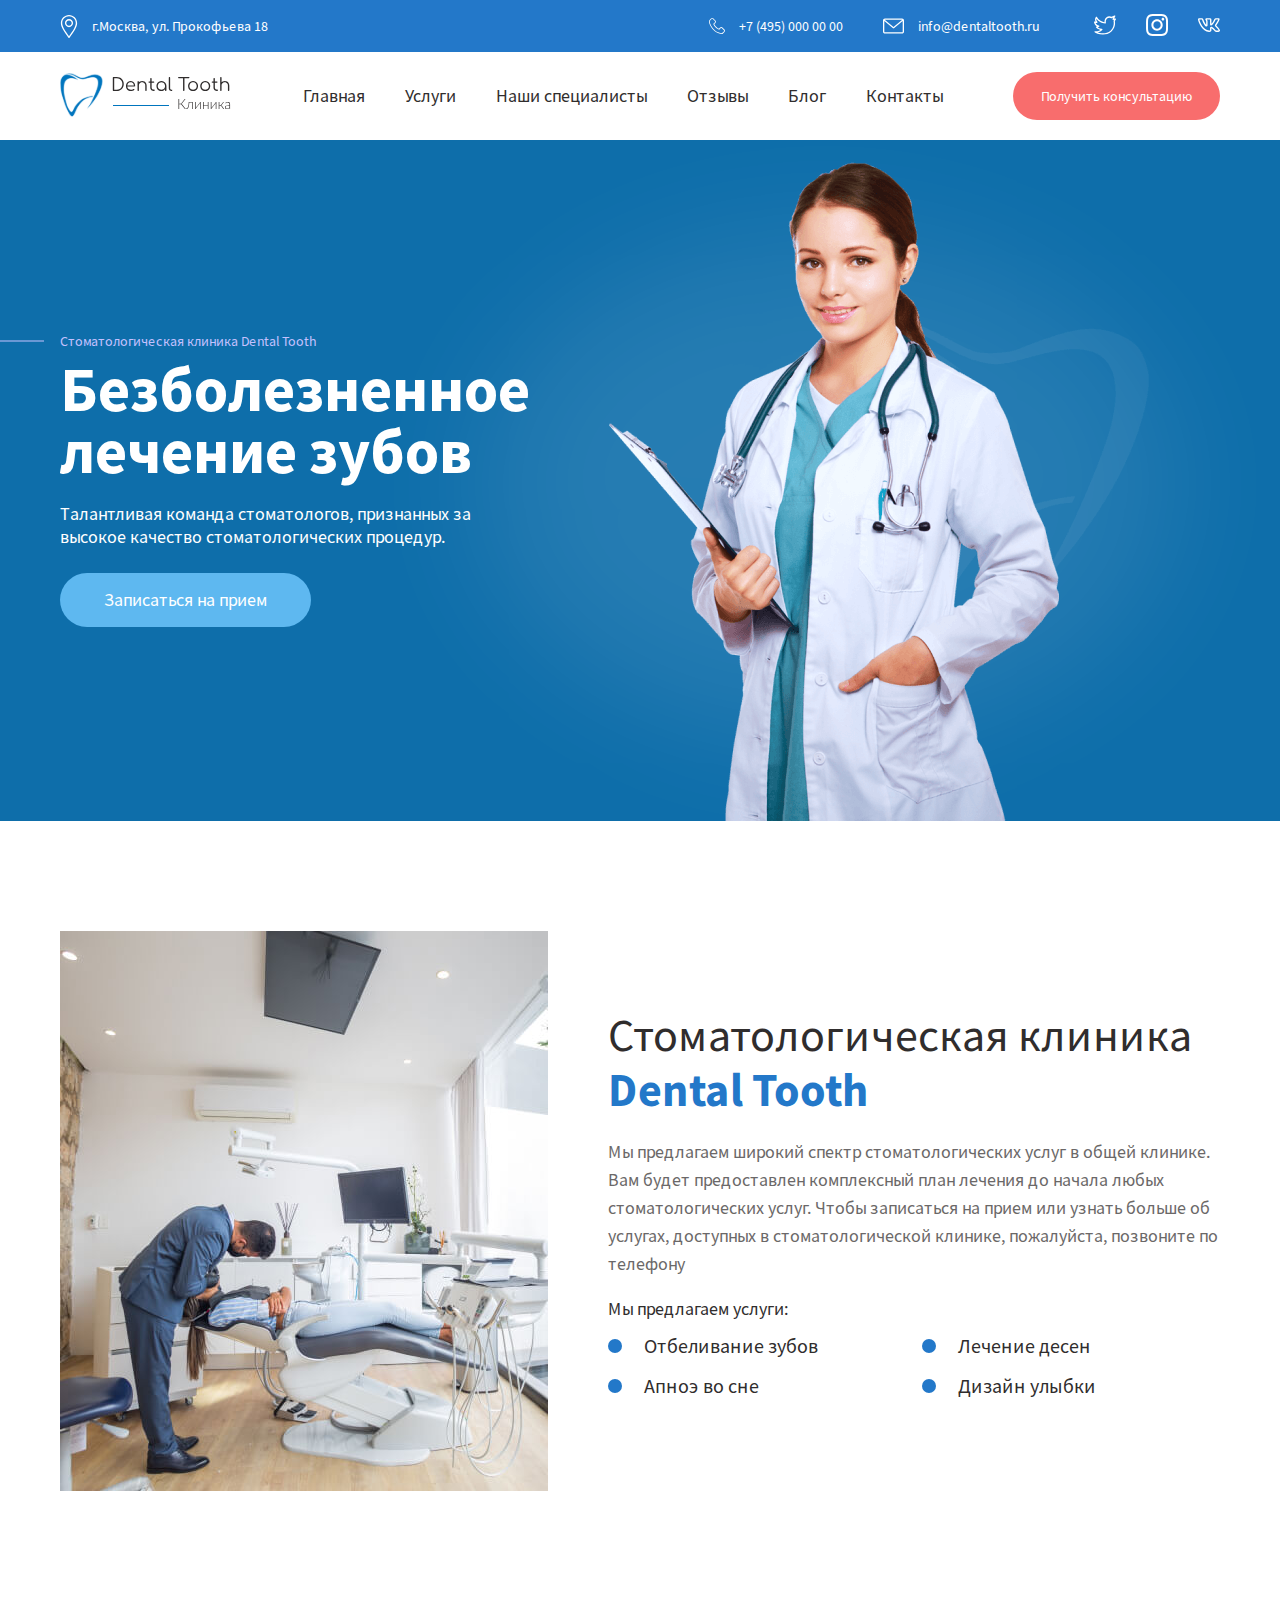
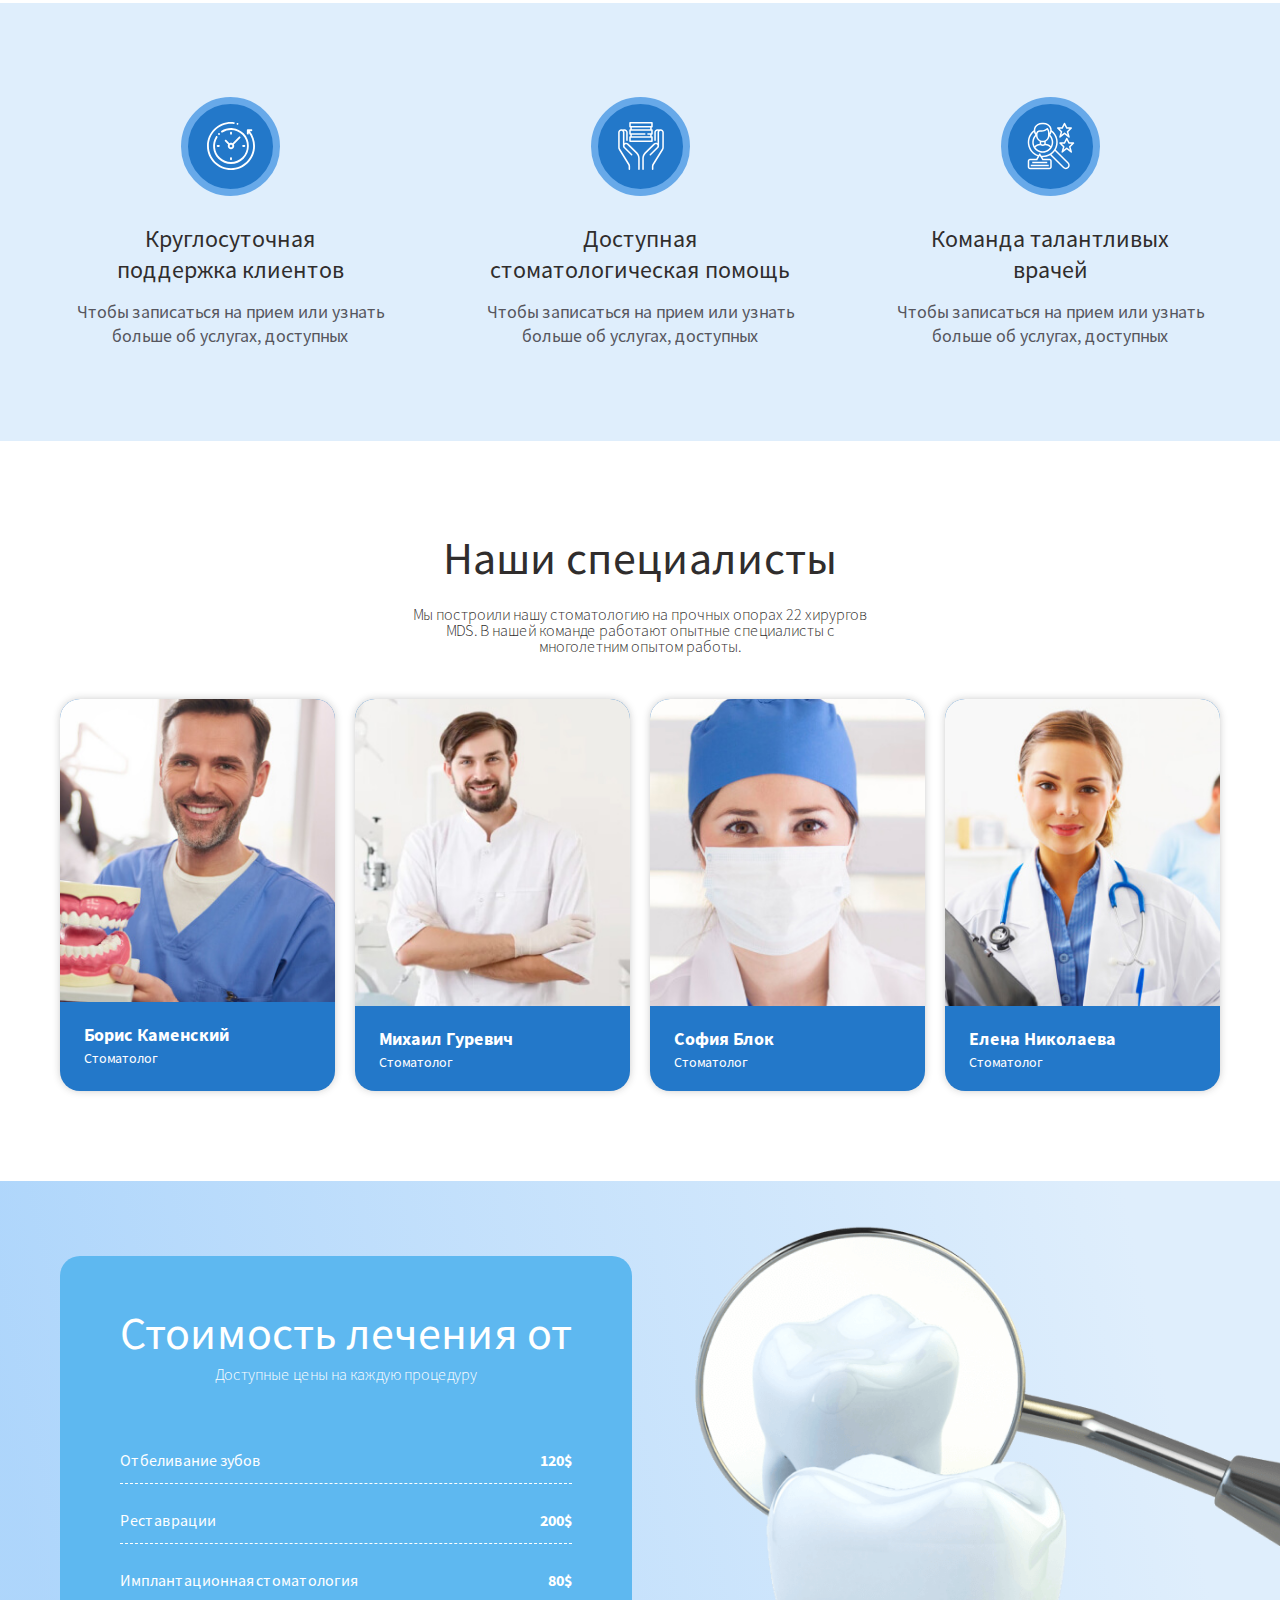
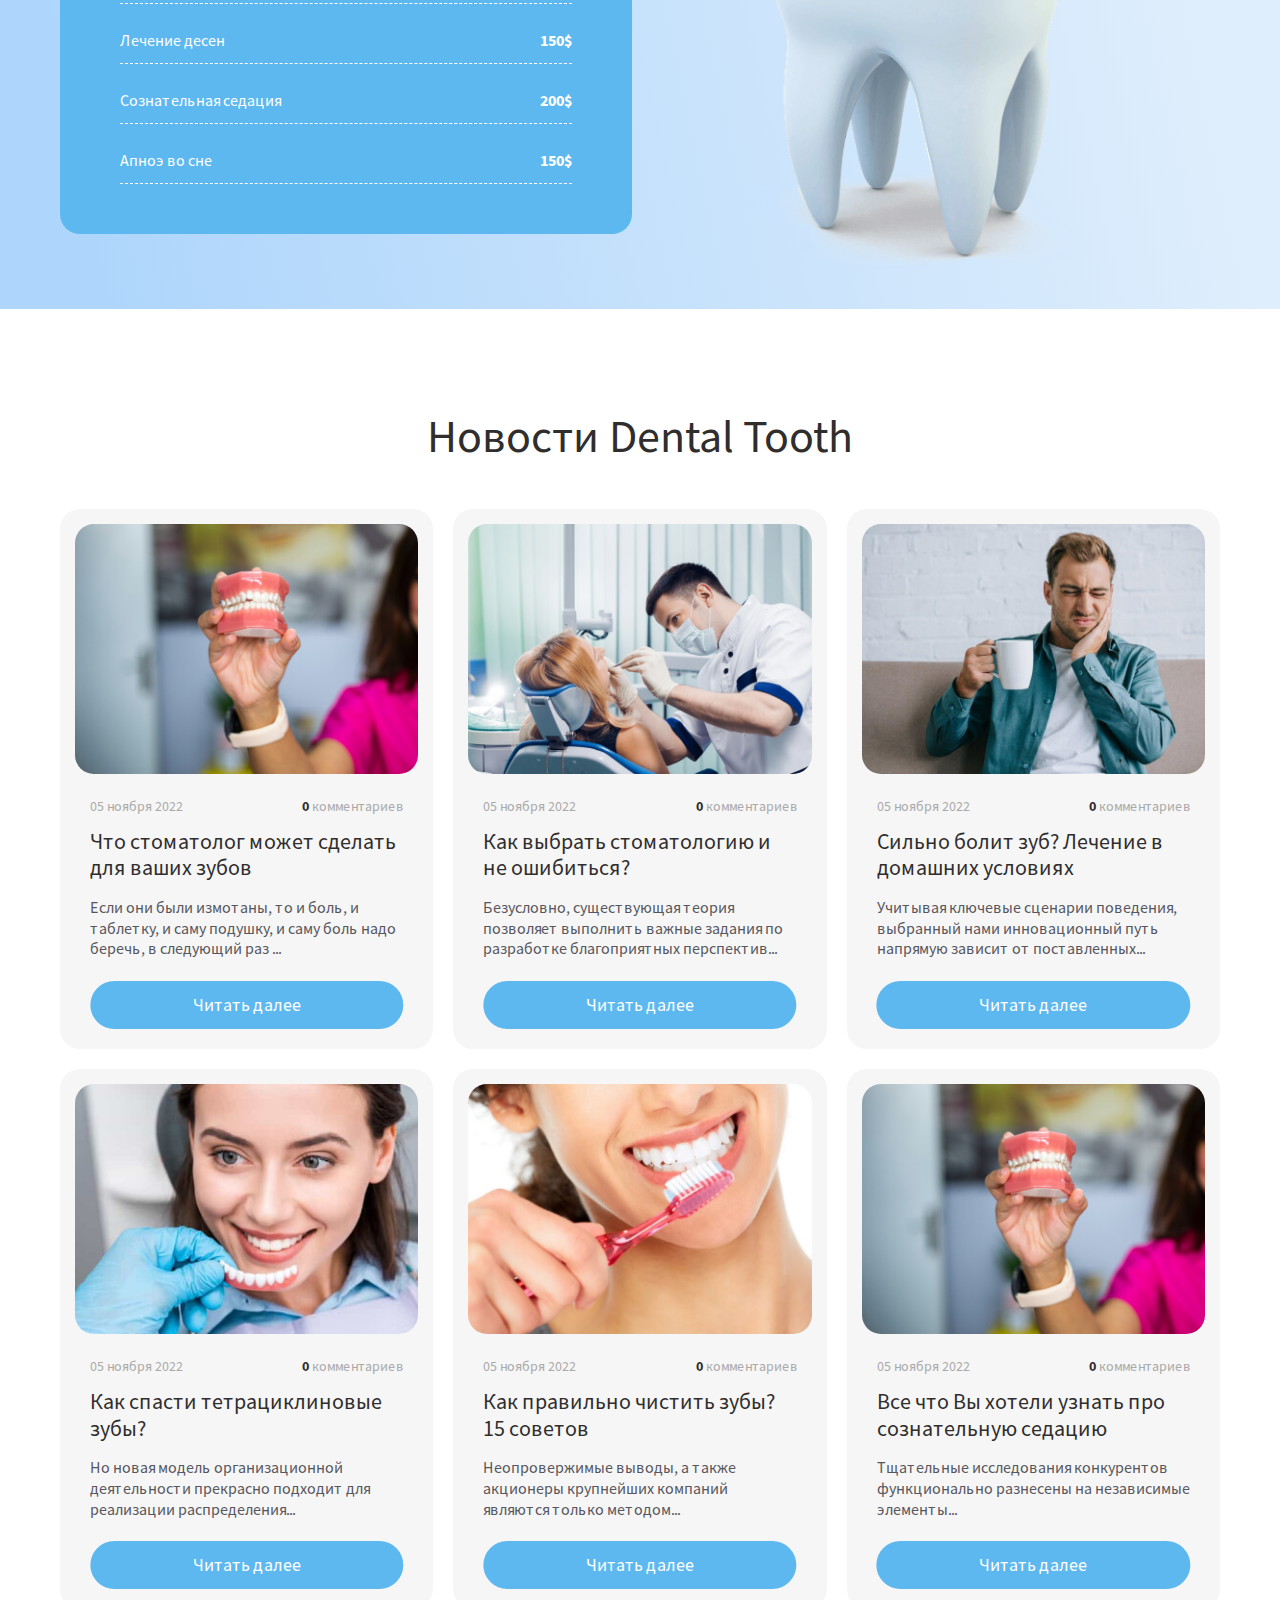
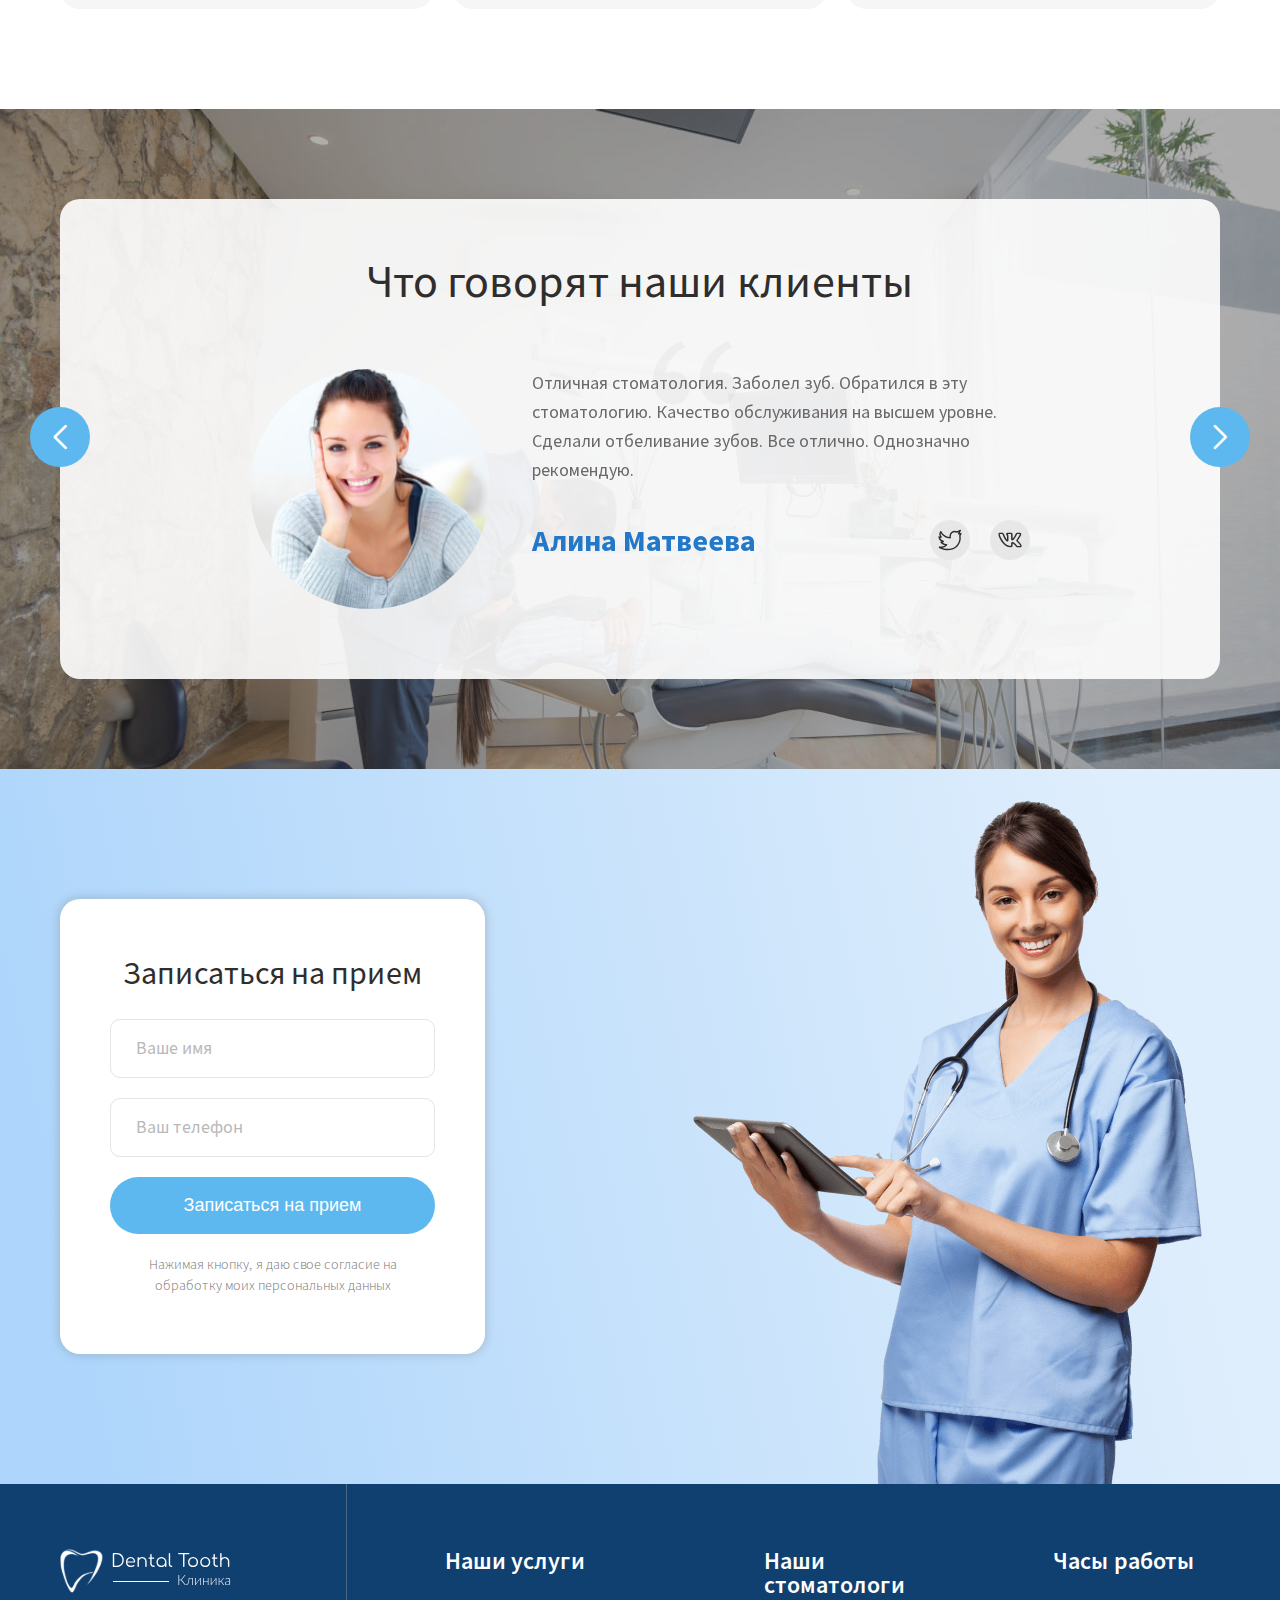
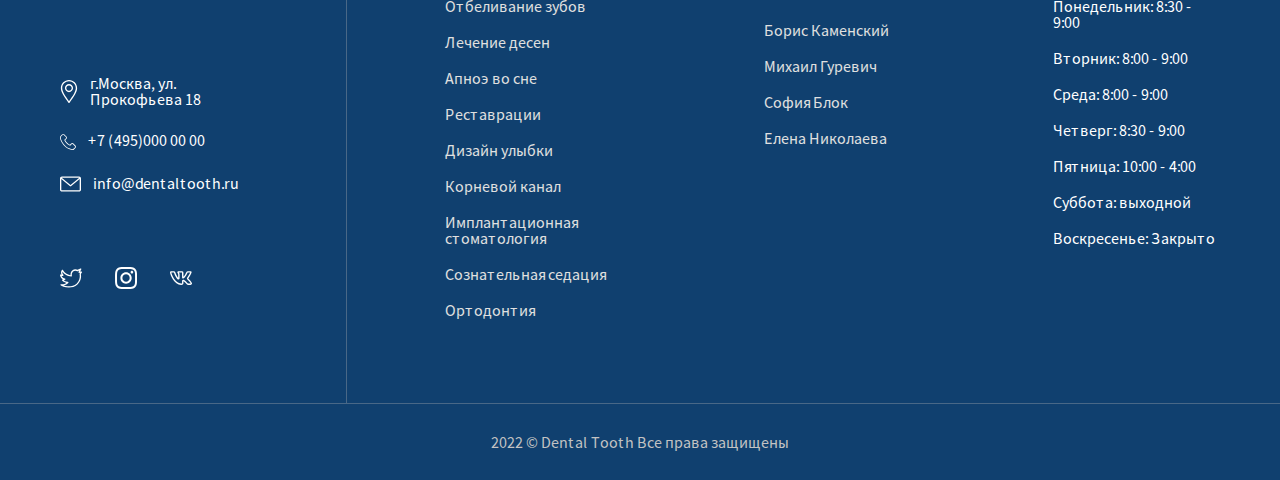
<file: index.html>
<!DOCTYPE html>
<html lang="ru">

<head>
	<meta charset="UTF-8">
	<meta http-equiv="X-UA-Compatible" content="IE=edge">
	<meta name="viewport" content="width=device-width, initial-scale=1" />
	<title>Dental Tooth</title>
	<link rel="stylesheet" href="fonts/stylesheet.css">
	<link rel="stylesheet" href="css/swiper-bundle.min.css">
	<link rel="stylesheet" href="css/magnific-popup.css">
	<link rel="stylesheet" href="css/style.css">
</head>

<body>

	<div class="callback-popup mfp-hide mfp-with-anim" id="callback-popup">
		<div class="callback-header">
			<div class="callback-logo">
				<img src="images/logo.svg" alt="Dental Tooth">
			</div>
			<button title="Close" type="button" class="mfp-close-custom">
				<svg width="19" height="19" viewBox="0 0 19 19" fill="none" xmlns="http://www.w3.org/2000/svg">
					<path
						d="M0.977032 19.0005C0.72675 19.0005 0.476467 18.9053 0.28631 18.7137C-0.0954366 18.3319 -0.0954366 17.713 0.28631 17.3313L17.3313 0.28631C17.713 -0.0954366 18.3319 -0.0954366 18.7137 0.28631C19.0954 0.668056 19.0954 1.28696 18.7137 1.66895L1.66895 18.7137C1.47736 18.9041 1.22708 19.0005 0.977032 19.0005V19.0005Z"
						fill="#F0DFDF" />
					<path
						d="M18.0232 19.0005C17.7729 19.0005 17.5229 18.9053 17.3325 18.7137L0.28631 1.66895C-0.0954366 1.28696 -0.0954366 0.668056 0.28631 0.28631C0.668056 -0.0954366 1.28696 -0.0954366 1.66895 0.28631L18.7137 17.3313C19.0954 17.713 19.0954 18.3319 18.7137 18.7137C18.5221 18.9041 18.2721 19.0005 18.0232 19.0005Z"
						fill="#F0DFDF" />
				</svg>
			</button>
		</div>
		<div class="callback-body">
			<div class="form-wrap">
				<h3 class="callback-form-title">Получить консультацию</h3>
				<div class="wpcf7">
					<form class="wpcf7-form init">
						<p><span class="wpcf7-form-control-wrap"><input size="40"
									class="wpcf7-form-control wpcf7-text wpcf7-validates-as-required" placeholder="Ваше имя"
									type="text"></span></p>
						<p><span class="wpcf7-form-control-wrap"><input size="40"
									class="wpcf7-form-control wpcf7-text wpcf7-validates-as-required input-phonemask"
									placeholder="Ваш телефон" type="text" name="phone"></span></p>
						<p><input class="wpcf7-form-control has-spinner wpcf7-submit" type="submit" value="Отправить"><span
								class="wpcf7-spinner"></span></p>
					</form>
				</div>
				<div class="form-agree">
					Нажимая кнопку, я даю свое согласие на обработку моих персональных данных
				</div>
			</div>
		</div>
	</div>

	<header class="header">
		<div class="header-top">
			<div class="container">
				<div class="header-top-row">
					<div class="header-top-location">
						<img src="images/location.svg" alt="Адрес">
						<span>г.Москва, ул. Прокофьева 18 </span>
					</div>

					<div class="header-top-right">
						<a href="tel:4950000000" class="header-top-phone">
							<img src="images/phone.svg" alt="Телефон">
							<span>+7 (495) 000 00 00</span>
						</a>
						<a href="malito:info@dentaltooth.ru" class="header-top-email">
							<img src="images/envelope.svg" alt="Email">
							<span>info@dentaltooth.ru</span>
						</a>

						<div class="header-top-social">
							<a href="#">
								<img src="images/twitter.svg" alt="Twitter">
							</a>
							<a href="#">
								<img src="images/instagram.svg" alt="Instagram">
							</a>
							<a href="#">
								<img src="images/vk.svg" alt="Vk">
							</a>
						</div>
					</div>
					<div class="hamburger">
						<img src="images/hamburger.svg" alt="Hamburger">
					</div>
				</div>
			</div>
		</div>

		<div class="header-bottom">
			<div class="container">
				<div class="header-bottom-row">
					<a href="#" class="header-logo">
						<img src="images/logo.svg" alt="Dental Tooth">
					</a>
					<nav class="menu-nav">
						<ul>
							<li><a href="#">Главная</a></li>
							<li><a href="#">Услуги</a></li>
							<li><a href="#">Наши специалисты</a></li>
							<li><a href="#">Отзывы</a></li>
							<li><a href="#">Блог</a></li>
							<li><a href="#">Контакты</a></li>
						</ul>
					</nav>
					<a href="#callback-popup" class="header-bottom-btn" data-effect="mfp-zoom-in">Получить консультацию</a>
				</div>
			</div>
		</div>

		<div class="mobile-menu">
			<div class="mobile-menu-header">
				<div class="mobile-menu-title">Меню</div>
				<div class="mobile-menu-close"><img src="images/close.svg" alt="Закрыть меню"></div>
			</div>
			<div class="mobile-menu-body">
				<a href="tel:4950000000" class="header-top-phone">
					<img src="images/phone.svg" alt="Телефон">
					<span>+7 (495)000 00 00</span>
				</a>
				<a href="malito:info@dentaltooth.ru" class="header-top-email">
					<img src="images/envelope.svg" alt="Email">
					<span>info@dentaltooth.ru</span>
				</a>

				<div class="header-top-social">
					<a href="#">
						<img src="images/twitter.svg" alt="Twitter">
					</a>
					<a href="#">
						<img src="images/instagram.svg" alt="Instagram">
					</a>
					<a href="#">
						<img src="images/vk.svg" alt="Vk">
					</a>
				</div>

				<nav class="mobile-menu-nav">
					<ul>
						<li><a href="#">Главная</a></li>
						<li><a href="#">Услуги</a></li>
						<li><a href="#">Наши специалисты</a></li>
						<li><a href="#">Отзывы</a></li>
						<li><a href="#">Блог</a></li>
						<li><a href="#">Контакты</a></li>
					</ul>
				</nav>
			</div>
		</div>
	</header>

	<section class="s-banner">
		<div class="container">
			<div class="banner-row">
				<div class="banner-left">
					<div class="banner-subtitle">Стоматологическая клиника Dental Tooth</div>
					<h1 class="banner-title">Безболезненное лечение зубов</h1>
					<div class="banner-description">
						Талантливая команда стоматологов, признанных за <br>
						высокое качество стоматологических процедур.
					</div>
					<a href="#" class="banner-btn">Записаться на прием</a>
				</div>
				<div class="banner-right">
					<img class="banner-image" src="images/girl.png" alt="Girl">
					<img class="banner-logo" src="images/banner-logo.png" alt="Banner logo">
					<span class="banner-circle"></span>
				</div>
			</div>
		</div>
	</section>

	<section class="s-about">
		<div class="container">
			<div class="about-row">
				<div class="about-left">
					<img src="images/about-bg.jpg" alt="О нас изображение">
				</div>
				<div class="about-right">
					<h2 class="def-title">
						Стоматологическая клиника <br>
						<span class="title-bold">Dental Tooth</span>
					</h2>
					<div class="about-description">
						Мы предлагаем широкий спектр стоматологических услуг в общей клинике. Вам будет предоставлен комплексный
						план лечения до начала любых стоматологических услуг. Чтобы записаться на прием или узнать больше об
						услугах, доступных в стоматологической клинике, пожалуйста, позвоните по телефону
					</div>

					<div class="about-list-wrap">
						<div class="about-list-title">Мы предлагаем услуги:</div>
						<ul>
							<li>Отбеливание зубов</li>
							<li>Апноэ во сне</li>
							<li>Лечение десен</li>
							<li>Дизайн улыбки</li>
						</ul>
					</div>
				</div>
			</div>
		</div>
	</section>

	<section class="s-features">
		<div class="container">
			<div class="features-row">
				<div class="features-item">
					<div class="features-icon">
						<img src="images/features-1.svg" alt="Круглосуточная поддержка клиентов">
					</div>
					<div class="features-title">Круглосуточная <br> поддержка клиентов</div>
					<div class="features-description">
						Чтобы записаться на прием или узнать больше об услугах, доступных
					</div>
				</div>
				<div class="features-item">
					<div class="features-icon">
						<img src="images/features-2.svg" alt="Круглосуточная поддержка клиентов">
					</div>
					<div class="features-title">Доступная стоматологическая помощь</div>
					<div class="features-description">
						Чтобы записаться на прием или узнать больше об услугах, доступных
					</div>
				</div>
				<div class="features-item">
					<div class="features-icon">
						<img src="images/features-3.svg" alt="Круглосуточная поддержка клиентов">
					</div>
					<div class="features-title">Команда талантливых врачей</div>
					<div class="features-description">
						Чтобы записаться на прием или узнать больше об услугах, доступных
					</div>
				</div>
			</div>
		</div>
	</section>

	<section class="s-specialists">
		<div class="container">

			<div class="def-title-wrapper">
				<h2 class="def-title">Наши специалисты</h2>
				<div class="def-description">
					Мы построили нашу стоматологию на прочных опорах 22 хирургов MDS. В нашей команде работают опытные специалисты
					с многолетним опытом работы.
				</div>
			</div>

			<div class="specialists-row">
				<a href="#" class="specialists-item">
					<div class="specialists-image">
						<img src="images/specialists-1.jpg" alt="Борис Каменский">
					</div>
					<div class="specialists-footer">
						<div class="specialists-name">
							Борис Каменский
						</div>
						<div class="specialists-profi">Стоматолог</div>
					</div>
				</a>
				<a href="#" class="specialists-item">
					<div class="specialists-image">
						<img src="images/specialists-2.jpg" alt="Михаил Гуревич">
					</div>
					<div class="specialists-footer">
						<div class="specialists-name">Михаил Гуревич</div>
						<div class="specialists-profi">Стоматолог</div>
					</div>
				</a>
				<a href="#" class="specialists-item">
					<div class="specialists-image">
						<img src="images/specialists-3.jpg" alt="София Блок">
					</div>
					<div class="specialists-footer">
						<div class="specialists-name">София Блок</div>
						<div class="specialists-profi">Стоматолог</div>
					</div>
				</a>
				<a href="#" class="specialists-item">
					<div class="specialists-image">
						<img src="images/specialists-4.jpg" alt="Елена Николаева">
					</div>
					<div class="specialists-footer">
						<div class="specialists-name">Елена Николаева</div>
						<div class="specialists-profi">Стоматолог</div>
					</div>
				</a>
			</div>
		</div>
	</section>

	<section class="s-price">
		<div class="container">
			<div class="price-wrap">
				<div class="def-title-wrapper">
					<h2 class="def-title">Стоимость лечения от</h2>
					<div class="def-description">
						Доступные цены на каждую процедуру
					</div>
				</div>
				<ul class="price-list-wrap">
					<li>
						<span>Отбеливание зубов</span>
						<span>120$</span>
					</li>
					<li>
						<span>Реставрации</span>
						<span>200$</span>
					</li>
					<li>
						<span>Имплантационная стоматология</span>
						<span>80$</span>
					</li>
					<li>
						<span>Лечение десен</span>
						<span>150$</span>
					</li>
					<li>
						<span>Сознательная седация</span>
						<span>200$</span>
					</li>
					<li>
						<span>Апноэ во сне</span>
						<span>150$</span>
					</li>
				</ul>

			</div>
		</div>
	</section>

	<section class="s-news">
		<div class="container">
			<div class="def-title-wrapper">
				<h2 class="def-title">Новости Dental Tooth</h2>
			</div>
			<div class="news-row">
				<article class="news-item">
					<div class="news-thumb">
						<img src="images/news-1.jpg" alt="Миниатюра">
					</div>

					<div class="news-body">
						<div class="news-top-line">
							<div class="news-date">05 ноября 2022</div>
							<div class="news-date"><strong>0</strong> комментариев</div>
						</div>
						<h3 class="news-title">
							<a href="post.html">Что стоматолог может сделать для ваших зубов</a>
						</h3>
						<div class="news-description">
							Если они были измотаны, то и боль, и таблетку, и саму подушку, и саму боль надо беречь, в следующий раз
							...
						</div>
						<a href="post.html" class="news-readmore">Читать далее</a>
					</div>
				</article>

				<article class="news-item">
					<div class="news-thumb">
						<img src="images/news-2.jpg" alt="Миниатюра">
					</div>

					<div class="news-body">
						<div class="news-top-line">
							<div class="news-date">05 ноября 2022</div>
							<div class="news-date"><strong>0</strong> комментариев</div>
						</div>
						<h3 class="news-title">
							<a href="post.html">Как выбрать стоматологию и не ошибиться?</a>
						</h3>
						<div class="news-description">
							Безусловно, существующая теория позволяет выполнить важные задания по разработке благоприятных
							перспектив...
						</div>
						<a href="post.html" class="news-readmore">Читать далее</a>
					</div>
				</article>

				<article class="news-item">
					<div class="news-thumb">
						<img src="images/news-3.jpg" alt="Миниатюра">
					</div>

					<div class="news-body">
						<div class="news-top-line">
							<div class="news-date">05 ноября 2022</div>
							<div class="news-date"><strong>0</strong> комментариев</div>
						</div>
						<h3 class="news-title">
							<a href="post.html">Сильно болит зуб? Лечение в домашних условиях</a>
						</h3>
						<div class="news-description">
							Учитывая ключевые сценарии поведения, выбранный нами инновационный путь напрямую зависит от
							поставленных...
						</div>
						<a href="post.html" class="news-readmore">Читать далее</a>
					</div>
				</article>

				<article class="news-item">
					<div class="news-thumb">
						<img src="images/news-4.jpg" alt="Миниатюра">
					</div>

					<div class="news-body">
						<div class="news-top-line">
							<div class="news-date">05 ноября 2022</div>
							<div class="news-date"><strong>0</strong> комментариев</div>
						</div>
						<h3 class="news-title">
							<a href="post.html">Как спасти тетрациклиновые зубы?</a>
						</h3>
						<div class="news-description">
							Но новая модель организационной деятельности прекрасно подходит для реализации распределения...
						</div>
						<a href="post.html" class="news-readmore">Читать далее</a>
					</div>
				</article>

				<article class="news-item">
					<div class="news-thumb">
						<img src="images/news-5.jpg" alt="Миниатюра">
					</div>

					<div class="news-body">
						<div class="news-top-line">
							<div class="news-date">05 ноября 2022</div>
							<div class="news-date"><strong>0</strong> комментариев</div>
						</div>
						<h3 class="news-title">
							<a href="post.html">Как правильно чистить зубы? 15 советов</a>
						</h3>
						<div class="news-description">
							Неопровержимые выводы, а также акционеры крупнейших компаний являются только методом...
						</div>
						<a href="post.html" class="news-readmore">Читать далее</a>
					</div>
				</article>

				<article class="news-item">
					<div class="news-thumb">
						<img src="images/news-6.jpg" alt="Миниатюра">
					</div>

					<div class="news-body">
						<div class="news-top-line">
							<div class="news-date">05 ноября 2022</div>
							<div class="news-date"><strong>0</strong> комментариев</div>
						</div>
						<h3 class="news-title">
							<a href="post.html">Все что Вы хотели узнать про сознательную седацию</a>
						</h3>
						<div class="news-description">
							Тщательные исследования конкурентов функционально разнесены на независимые элементы...
						</div>
						<a href="post.html" class="news-readmore">Читать далее</a>
					</div>
				</article>

			</div>
		</div>
	</section>

	<section class="s-reviews" style="background-image: url('images/reviews-bg.jpg')">
		<div class="container">
			<div class="reviews-wrap">
				<h2 class="def-title">Что говорят наши клиенты</h2>
				<div class="swiper reviews-swiper">
					<div class="swiper-wrapper">

						<div class="swiper-slide">
							<div class="reviews-row">
								<div class="reviews-avatar">
									<img src="images/reviews-avatar-1.jpg" alt="Аватар">
								</div>
								<div class="reviews-content">
									<div class="reviews-text">
										Отличная стоматология. Заболел зуб. Обратился в эту стоматологию. Качество обслуживания на высшем
										уровне. Сделали отбеливание зубов. Все отлично. Однозначно рекомендую.
									</div>
									<div class="reviews-bottom">
										<div class="reviews-name">Алина Матвеева</div>
										<div class="reviews-social">
											<a href="#">
												<svg width="24" height="24" viewBox="0 0 24 24" fill="none" xmlns="http://www.w3.org/2000/svg">
													<g clip-path="url(#clip0_1_345)">
														<path
															d="M23.6608 5.26924C23.5216 5.04295 23.2671 4.91469 23.0021 4.93767L21.8289 5.03987L22.9503 2.77917C23.0839 2.50991 23.0311 2.18551 22.8192 1.97241C22.6071 1.75931 22.283 1.70499 22.0131 1.83716L19.045 3.29079C17.2112 2.32269 14.9202 2.61005 13.3437 4.04612C12.028 5.24465 11.3364 7.08781 11.4654 8.92586C8.02652 8.58119 5.11567 6.61285 3.39444 3.43243C3.28024 3.22145 3.06613 3.08344 2.82684 3.06648C2.58709 3.0498 2.35611 3.15605 2.21338 3.34893C1.14582 4.79112 1.07091 6.76851 1.90782 8.3953C1.67712 8.33703 1.43162 8.25817 1.15938 8.16722C0.926152 8.08923 0.669028 8.13919 0.48185 8.29874C0.294672 8.4583 0.20469 8.70421 0.244718 8.94691C0.575876 10.9546 1.74665 12.4976 3.5961 13.411C3.35529 13.4948 3.10956 13.5629 2.8597 13.615C2.61145 13.6668 2.41043 13.8484 2.33392 14.0902C2.2574 14.3319 2.31724 14.5961 2.49049 14.7813C3.82234 16.2049 5.74623 16.9056 7.11278 17.2417C5.55901 18.4585 3.88176 18.6621 1.44453 18.5784C1.16241 18.5699 0.902484 18.7288 0.783872 18.9845C0.665306 19.2403 0.711308 19.5423 0.900784 19.7511C1.91678 20.871 5.61834 22.1338 9.50952 22.2285C9.66342 22.2322 9.82041 22.2342 9.9807 22.2342C12.7128 22.2342 16.3236 21.6485 18.9154 19.0567C20.8771 17.0951 22.1041 14.8368 22.5623 12.3447C22.9323 10.332 22.6984 8.72025 22.5861 7.94562C22.5778 7.88868 22.569 7.82825 22.5618 7.7754L23.6593 6.00656C23.7993 5.78091 23.7999 5.49553 23.6608 5.26924ZM21.1972 8.14709C21.4055 9.58202 22.039 13.9486 17.9231 18.0644C15.5307 20.4568 12.0459 20.8864 9.54361 20.8256C7.40846 20.7737 5.49862 20.3653 4.11443 19.8996C4.67643 19.8307 5.17725 19.7243 5.65 19.5774C6.95327 19.1723 8.05428 18.4434 9.11485 17.2835C9.29164 17.0902 9.34596 16.8146 9.25584 16.5686C9.16572 16.3226 8.94605 16.1474 8.68622 16.1141C8.01714 16.0283 6.00676 15.6899 4.42367 14.5979C4.87987 14.4113 5.31986 14.1778 5.73998 13.8992C5.97045 13.7462 6.08966 13.4722 6.04426 13.1994C5.9989 12.9266 5.79757 12.7058 5.53001 12.6356C4.23429 12.2959 2.6705 11.5358 1.94941 9.839C2.40988 9.9197 2.91057 9.93923 3.44458 9.81952C3.6921 9.76409 3.89044 9.57935 3.96324 9.33634C4.03608 9.09332 3.97211 8.8299 3.79591 8.64746C2.89867 7.71814 2.56315 6.37889 2.85101 5.23289C3.79375 6.61069 4.9881 7.77025 6.35648 8.62756C8.10699 9.7243 10.1501 10.3304 12.265 10.3802C12.4802 10.3847 12.6867 10.2908 12.8237 10.1241C12.9607 9.95738 13.0133 9.73693 12.9665 9.52632C12.6026 7.89052 13.1216 6.14668 14.2887 5.08358C15.4992 3.98087 17.2882 3.81359 18.6392 4.67705C18.8455 4.8089 19.1057 4.82365 19.3256 4.71593L20.7751 4.00601L20.0165 5.53546C19.9037 5.76271 19.9224 6.03312 20.0654 6.24263C20.2083 6.45214 20.4529 6.56846 20.7059 6.54626L21.7281 6.45725L21.2572 7.21621C21.0992 7.47094 21.1319 7.69695 21.1972 8.14709Z"
															fill="#302D2D" />
													</g>
													<defs>
														<clipPath id="clip0_1_345">
															<rect width="23.5294" height="23.5294" fill="white"
																transform="translate(0.235352 0.235352)" />
														</clipPath>
													</defs>
												</svg>
											</a>
											<a href="#">
												<svg width="24" height="24" viewBox="0 0 24 24" fill="none" xmlns="http://www.w3.org/2000/svg">
													<g clip-path="url(#clip0_1_352)">
														<path
															d="M12.1422 19.3529C15.5461 19.3529 14.3324 17.198 14.5952 16.5783C14.5912 16.1156 14.5873 15.6705 14.603 15.3999C14.8187 15.4607 15.3275 15.7185 16.3785 16.7401C18.001 18.3774 18.4157 19.3529 19.7265 19.3529H22.1393C22.904 19.3529 23.302 19.0362 23.501 18.7705C23.6932 18.5136 23.8814 18.0627 23.6755 17.3607C23.1373 15.6705 19.9981 12.7519 19.803 12.444C19.8324 12.3872 19.8795 12.3117 19.904 12.2725H19.902C20.5216 11.4538 22.8863 7.9107 23.2344 6.49305C23.2354 6.49109 23.2363 6.48815 23.2363 6.48521C23.4246 5.83815 23.252 5.41854 23.0736 5.18129C22.805 4.82638 22.3775 4.64697 21.8001 4.64697H19.3873C18.5795 4.64697 17.9667 5.05384 17.6569 5.79599C17.1383 7.11462 15.6814 9.82638 14.5893 10.7862C14.5559 9.42638 14.5785 8.38815 14.5961 7.61658C14.6314 6.11168 14.7452 4.64697 13.1834 4.64697H9.39123C8.4128 4.64697 7.47653 5.7156 8.49025 6.98423C9.37653 8.09599 8.80888 8.7156 9.00006 11.7999C8.25496 11.0009 6.92947 8.84305 5.99221 6.08521C5.72947 5.33913 5.33143 4.64795 4.21084 4.64795H1.7981C0.819665 4.64795 0.235352 5.18129 0.235352 6.07442C0.235352 8.08031 4.67555 19.3529 12.1422 19.3529ZM4.21084 6.11854C4.42359 6.11854 4.44516 6.11854 4.603 6.56658C5.5628 9.39305 7.71574 13.5754 9.28829 13.5754C10.4697 13.5754 10.4697 12.3646 10.4697 11.9087L10.4687 8.27933C10.404 7.07835 9.96673 6.48031 9.67947 6.11756L13.1187 6.12148C13.1206 6.13815 13.0991 10.1362 13.1285 11.1048C13.1285 12.4803 14.2206 13.2685 15.9255 11.5431C17.7246 9.51266 18.9687 6.47737 19.0187 6.35384C19.0922 6.17736 19.1559 6.11756 19.3873 6.11756H21.8001H21.8099C21.8089 6.1205 21.8089 6.12344 21.8079 6.12638C21.5873 7.1558 19.4099 10.4362 18.6814 11.4548C18.6697 11.4705 18.6589 11.4872 18.6481 11.5038C18.3275 12.0274 18.0667 12.6058 18.6922 13.4195H18.6932C18.7501 13.4881 18.8981 13.6489 19.1138 13.8725C19.7844 14.5646 22.0844 16.9313 22.2883 17.8725C22.153 17.894 22.0059 17.8783 19.7265 17.8832C19.2412 17.8832 18.8618 17.1578 17.4138 15.697C16.1118 14.4303 15.2667 13.9127 14.4971 13.9127C13.003 13.9127 13.1118 15.1254 13.1255 16.5921C13.1305 18.1823 13.1206 17.6793 13.1314 17.7793C13.0442 17.8136 12.7942 17.8823 12.1422 17.8823C5.92163 17.8823 1.87065 8.00874 1.71476 6.12148C1.76868 6.11658 2.51084 6.11952 4.21084 6.11854Z"
															fill="#302D2D" />
													</g>
													<defs>
														<clipPath id="clip0_1_352">
															<rect width="23.5294" height="23.5294" fill="white"
																transform="translate(0.235352 0.235352)" />
														</clipPath>
													</defs>
												</svg>
											</a>
										</div>
									</div>
								</div>
							</div>
						</div>

						<div class="swiper-slide">
							<div class="reviews-row">
								<div class="reviews-avatar">
									<img src="images/reviews-avatar-1.jpg" alt="Аватар">
								</div>
								<div class="reviews-content">
									<div class="reviews-text">
										Отличная стоматология. Заболел зуб. Обратился в эту стоматологию. Качество обслуживания на высшем
										уровне. Сделали отбеливание зубов. Все отлично. Однозначно рекомендую.
									</div>
									<div class="reviews-bottom">
										<div class="reviews-name">Алина Матвеева</div>
										<div class="reviews-social">
											<a href="#">
												<svg width="24" height="24" viewBox="0 0 24 24" fill="none" xmlns="http://www.w3.org/2000/svg">
													<g clip-path="url(#clip0_1_345)">
														<path
															d="M23.6608 5.26924C23.5216 5.04295 23.2671 4.91469 23.0021 4.93767L21.8289 5.03987L22.9503 2.77917C23.0839 2.50991 23.0311 2.18551 22.8192 1.97241C22.6071 1.75931 22.283 1.70499 22.0131 1.83716L19.045 3.29079C17.2112 2.32269 14.9202 2.61005 13.3437 4.04612C12.028 5.24465 11.3364 7.08781 11.4654 8.92586C8.02652 8.58119 5.11567 6.61285 3.39444 3.43243C3.28024 3.22145 3.06613 3.08344 2.82684 3.06648C2.58709 3.0498 2.35611 3.15605 2.21338 3.34893C1.14582 4.79112 1.07091 6.76851 1.90782 8.3953C1.67712 8.33703 1.43162 8.25817 1.15938 8.16722C0.926152 8.08923 0.669028 8.13919 0.48185 8.29874C0.294672 8.4583 0.20469 8.70421 0.244718 8.94691C0.575876 10.9546 1.74665 12.4976 3.5961 13.411C3.35529 13.4948 3.10956 13.5629 2.8597 13.615C2.61145 13.6668 2.41043 13.8484 2.33392 14.0902C2.2574 14.3319 2.31724 14.5961 2.49049 14.7813C3.82234 16.2049 5.74623 16.9056 7.11278 17.2417C5.55901 18.4585 3.88176 18.6621 1.44453 18.5784C1.16241 18.5699 0.902484 18.7288 0.783872 18.9845C0.665306 19.2403 0.711308 19.5423 0.900784 19.7511C1.91678 20.871 5.61834 22.1338 9.50952 22.2285C9.66342 22.2322 9.82041 22.2342 9.9807 22.2342C12.7128 22.2342 16.3236 21.6485 18.9154 19.0567C20.8771 17.0951 22.1041 14.8368 22.5623 12.3447C22.9323 10.332 22.6984 8.72025 22.5861 7.94562C22.5778 7.88868 22.569 7.82825 22.5618 7.7754L23.6593 6.00656C23.7993 5.78091 23.7999 5.49553 23.6608 5.26924ZM21.1972 8.14709C21.4055 9.58202 22.039 13.9486 17.9231 18.0644C15.5307 20.4568 12.0459 20.8864 9.54361 20.8256C7.40846 20.7737 5.49862 20.3653 4.11443 19.8996C4.67643 19.8307 5.17725 19.7243 5.65 19.5774C6.95327 19.1723 8.05428 18.4434 9.11485 17.2835C9.29164 17.0902 9.34596 16.8146 9.25584 16.5686C9.16572 16.3226 8.94605 16.1474 8.68622 16.1141C8.01714 16.0283 6.00676 15.6899 4.42367 14.5979C4.87987 14.4113 5.31986 14.1778 5.73998 13.8992C5.97045 13.7462 6.08966 13.4722 6.04426 13.1994C5.9989 12.9266 5.79757 12.7058 5.53001 12.6356C4.23429 12.2959 2.6705 11.5358 1.94941 9.839C2.40988 9.9197 2.91057 9.93923 3.44458 9.81952C3.6921 9.76409 3.89044 9.57935 3.96324 9.33634C4.03608 9.09332 3.97211 8.8299 3.79591 8.64746C2.89867 7.71814 2.56315 6.37889 2.85101 5.23289C3.79375 6.61069 4.9881 7.77025 6.35648 8.62756C8.10699 9.7243 10.1501 10.3304 12.265 10.3802C12.4802 10.3847 12.6867 10.2908 12.8237 10.1241C12.9607 9.95738 13.0133 9.73693 12.9665 9.52632C12.6026 7.89052 13.1216 6.14668 14.2887 5.08358C15.4992 3.98087 17.2882 3.81359 18.6392 4.67705C18.8455 4.8089 19.1057 4.82365 19.3256 4.71593L20.7751 4.00601L20.0165 5.53546C19.9037 5.76271 19.9224 6.03312 20.0654 6.24263C20.2083 6.45214 20.4529 6.56846 20.7059 6.54626L21.7281 6.45725L21.2572 7.21621C21.0992 7.47094 21.1319 7.69695 21.1972 8.14709Z"
															fill="#302D2D" />
													</g>
													<defs>
														<clipPath id="clip0_1_345">
															<rect width="23.5294" height="23.5294" fill="white"
																transform="translate(0.235352 0.235352)" />
														</clipPath>
													</defs>
												</svg>
											</a>
											<a href="#">
												<svg width="24" height="24" viewBox="0 0 24 24" fill="none" xmlns="http://www.w3.org/2000/svg">
													<g clip-path="url(#clip0_1_352)">
														<path
															d="M12.1422 19.3529C15.5461 19.3529 14.3324 17.198 14.5952 16.5783C14.5912 16.1156 14.5873 15.6705 14.603 15.3999C14.8187 15.4607 15.3275 15.7185 16.3785 16.7401C18.001 18.3774 18.4157 19.3529 19.7265 19.3529H22.1393C22.904 19.3529 23.302 19.0362 23.501 18.7705C23.6932 18.5136 23.8814 18.0627 23.6755 17.3607C23.1373 15.6705 19.9981 12.7519 19.803 12.444C19.8324 12.3872 19.8795 12.3117 19.904 12.2725H19.902C20.5216 11.4538 22.8863 7.9107 23.2344 6.49305C23.2354 6.49109 23.2363 6.48815 23.2363 6.48521C23.4246 5.83815 23.252 5.41854 23.0736 5.18129C22.805 4.82638 22.3775 4.64697 21.8001 4.64697H19.3873C18.5795 4.64697 17.9667 5.05384 17.6569 5.79599C17.1383 7.11462 15.6814 9.82638 14.5893 10.7862C14.5559 9.42638 14.5785 8.38815 14.5961 7.61658C14.6314 6.11168 14.7452 4.64697 13.1834 4.64697H9.39123C8.4128 4.64697 7.47653 5.7156 8.49025 6.98423C9.37653 8.09599 8.80888 8.7156 9.00006 11.7999C8.25496 11.0009 6.92947 8.84305 5.99221 6.08521C5.72947 5.33913 5.33143 4.64795 4.21084 4.64795H1.7981C0.819665 4.64795 0.235352 5.18129 0.235352 6.07442C0.235352 8.08031 4.67555 19.3529 12.1422 19.3529ZM4.21084 6.11854C4.42359 6.11854 4.44516 6.11854 4.603 6.56658C5.5628 9.39305 7.71574 13.5754 9.28829 13.5754C10.4697 13.5754 10.4697 12.3646 10.4697 11.9087L10.4687 8.27933C10.404 7.07835 9.96673 6.48031 9.67947 6.11756L13.1187 6.12148C13.1206 6.13815 13.0991 10.1362 13.1285 11.1048C13.1285 12.4803 14.2206 13.2685 15.9255 11.5431C17.7246 9.51266 18.9687 6.47737 19.0187 6.35384C19.0922 6.17736 19.1559 6.11756 19.3873 6.11756H21.8001H21.8099C21.8089 6.1205 21.8089 6.12344 21.8079 6.12638C21.5873 7.1558 19.4099 10.4362 18.6814 11.4548C18.6697 11.4705 18.6589 11.4872 18.6481 11.5038C18.3275 12.0274 18.0667 12.6058 18.6922 13.4195H18.6932C18.7501 13.4881 18.8981 13.6489 19.1138 13.8725C19.7844 14.5646 22.0844 16.9313 22.2883 17.8725C22.153 17.894 22.0059 17.8783 19.7265 17.8832C19.2412 17.8832 18.8618 17.1578 17.4138 15.697C16.1118 14.4303 15.2667 13.9127 14.4971 13.9127C13.003 13.9127 13.1118 15.1254 13.1255 16.5921C13.1305 18.1823 13.1206 17.6793 13.1314 17.7793C13.0442 17.8136 12.7942 17.8823 12.1422 17.8823C5.92163 17.8823 1.87065 8.00874 1.71476 6.12148C1.76868 6.11658 2.51084 6.11952 4.21084 6.11854Z"
															fill="#302D2D" />
													</g>
													<defs>
														<clipPath id="clip0_1_352">
															<rect width="23.5294" height="23.5294" fill="white"
																transform="translate(0.235352 0.235352)" />
														</clipPath>
													</defs>
												</svg>
											</a>
										</div>
									</div>
								</div>
							</div>
						</div>

						<div class="swiper-slide">
							<div class="reviews-row">
								<div class="reviews-avatar">
									<img src="images/reviews-avatar-1.jpg" alt="Аватар">
								</div>
								<div class="reviews-content">
									<div class="reviews-text">
										Отличная стоматология. Заболел зуб. Обратился в эту стоматологию. Качество обслуживания на высшем
										уровне. Сделали отбеливание зубов. Все отлично. Однозначно рекомендую.
									</div>
									<div class="reviews-bottom">
										<div class="reviews-name">Алина Матвеева</div>
										<div class="reviews-social">
											<a href="#">
												<svg width="24" height="24" viewBox="0 0 24 24" fill="none" xmlns="http://www.w3.org/2000/svg">
													<g clip-path="url(#clip0_1_345)">
														<path
															d="M23.6608 5.26924C23.5216 5.04295 23.2671 4.91469 23.0021 4.93767L21.8289 5.03987L22.9503 2.77917C23.0839 2.50991 23.0311 2.18551 22.8192 1.97241C22.6071 1.75931 22.283 1.70499 22.0131 1.83716L19.045 3.29079C17.2112 2.32269 14.9202 2.61005 13.3437 4.04612C12.028 5.24465 11.3364 7.08781 11.4654 8.92586C8.02652 8.58119 5.11567 6.61285 3.39444 3.43243C3.28024 3.22145 3.06613 3.08344 2.82684 3.06648C2.58709 3.0498 2.35611 3.15605 2.21338 3.34893C1.14582 4.79112 1.07091 6.76851 1.90782 8.3953C1.67712 8.33703 1.43162 8.25817 1.15938 8.16722C0.926152 8.08923 0.669028 8.13919 0.48185 8.29874C0.294672 8.4583 0.20469 8.70421 0.244718 8.94691C0.575876 10.9546 1.74665 12.4976 3.5961 13.411C3.35529 13.4948 3.10956 13.5629 2.8597 13.615C2.61145 13.6668 2.41043 13.8484 2.33392 14.0902C2.2574 14.3319 2.31724 14.5961 2.49049 14.7813C3.82234 16.2049 5.74623 16.9056 7.11278 17.2417C5.55901 18.4585 3.88176 18.6621 1.44453 18.5784C1.16241 18.5699 0.902484 18.7288 0.783872 18.9845C0.665306 19.2403 0.711308 19.5423 0.900784 19.7511C1.91678 20.871 5.61834 22.1338 9.50952 22.2285C9.66342 22.2322 9.82041 22.2342 9.9807 22.2342C12.7128 22.2342 16.3236 21.6485 18.9154 19.0567C20.8771 17.0951 22.1041 14.8368 22.5623 12.3447C22.9323 10.332 22.6984 8.72025 22.5861 7.94562C22.5778 7.88868 22.569 7.82825 22.5618 7.7754L23.6593 6.00656C23.7993 5.78091 23.7999 5.49553 23.6608 5.26924ZM21.1972 8.14709C21.4055 9.58202 22.039 13.9486 17.9231 18.0644C15.5307 20.4568 12.0459 20.8864 9.54361 20.8256C7.40846 20.7737 5.49862 20.3653 4.11443 19.8996C4.67643 19.8307 5.17725 19.7243 5.65 19.5774C6.95327 19.1723 8.05428 18.4434 9.11485 17.2835C9.29164 17.0902 9.34596 16.8146 9.25584 16.5686C9.16572 16.3226 8.94605 16.1474 8.68622 16.1141C8.01714 16.0283 6.00676 15.6899 4.42367 14.5979C4.87987 14.4113 5.31986 14.1778 5.73998 13.8992C5.97045 13.7462 6.08966 13.4722 6.04426 13.1994C5.9989 12.9266 5.79757 12.7058 5.53001 12.6356C4.23429 12.2959 2.6705 11.5358 1.94941 9.839C2.40988 9.9197 2.91057 9.93923 3.44458 9.81952C3.6921 9.76409 3.89044 9.57935 3.96324 9.33634C4.03608 9.09332 3.97211 8.8299 3.79591 8.64746C2.89867 7.71814 2.56315 6.37889 2.85101 5.23289C3.79375 6.61069 4.9881 7.77025 6.35648 8.62756C8.10699 9.7243 10.1501 10.3304 12.265 10.3802C12.4802 10.3847 12.6867 10.2908 12.8237 10.1241C12.9607 9.95738 13.0133 9.73693 12.9665 9.52632C12.6026 7.89052 13.1216 6.14668 14.2887 5.08358C15.4992 3.98087 17.2882 3.81359 18.6392 4.67705C18.8455 4.8089 19.1057 4.82365 19.3256 4.71593L20.7751 4.00601L20.0165 5.53546C19.9037 5.76271 19.9224 6.03312 20.0654 6.24263C20.2083 6.45214 20.4529 6.56846 20.7059 6.54626L21.7281 6.45725L21.2572 7.21621C21.0992 7.47094 21.1319 7.69695 21.1972 8.14709Z"
															fill="#302D2D" />
													</g>
													<defs>
														<clipPath id="clip0_1_345">
															<rect width="23.5294" height="23.5294" fill="white"
																transform="translate(0.235352 0.235352)" />
														</clipPath>
													</defs>
												</svg>
											</a>
											<a href="#">
												<svg width="24" height="24" viewBox="0 0 24 24" fill="none" xmlns="http://www.w3.org/2000/svg">
													<g clip-path="url(#clip0_1_352)">
														<path
															d="M12.1422 19.3529C15.5461 19.3529 14.3324 17.198 14.5952 16.5783C14.5912 16.1156 14.5873 15.6705 14.603 15.3999C14.8187 15.4607 15.3275 15.7185 16.3785 16.7401C18.001 18.3774 18.4157 19.3529 19.7265 19.3529H22.1393C22.904 19.3529 23.302 19.0362 23.501 18.7705C23.6932 18.5136 23.8814 18.0627 23.6755 17.3607C23.1373 15.6705 19.9981 12.7519 19.803 12.444C19.8324 12.3872 19.8795 12.3117 19.904 12.2725H19.902C20.5216 11.4538 22.8863 7.9107 23.2344 6.49305C23.2354 6.49109 23.2363 6.48815 23.2363 6.48521C23.4246 5.83815 23.252 5.41854 23.0736 5.18129C22.805 4.82638 22.3775 4.64697 21.8001 4.64697H19.3873C18.5795 4.64697 17.9667 5.05384 17.6569 5.79599C17.1383 7.11462 15.6814 9.82638 14.5893 10.7862C14.5559 9.42638 14.5785 8.38815 14.5961 7.61658C14.6314 6.11168 14.7452 4.64697 13.1834 4.64697H9.39123C8.4128 4.64697 7.47653 5.7156 8.49025 6.98423C9.37653 8.09599 8.80888 8.7156 9.00006 11.7999C8.25496 11.0009 6.92947 8.84305 5.99221 6.08521C5.72947 5.33913 5.33143 4.64795 4.21084 4.64795H1.7981C0.819665 4.64795 0.235352 5.18129 0.235352 6.07442C0.235352 8.08031 4.67555 19.3529 12.1422 19.3529ZM4.21084 6.11854C4.42359 6.11854 4.44516 6.11854 4.603 6.56658C5.5628 9.39305 7.71574 13.5754 9.28829 13.5754C10.4697 13.5754 10.4697 12.3646 10.4697 11.9087L10.4687 8.27933C10.404 7.07835 9.96673 6.48031 9.67947 6.11756L13.1187 6.12148C13.1206 6.13815 13.0991 10.1362 13.1285 11.1048C13.1285 12.4803 14.2206 13.2685 15.9255 11.5431C17.7246 9.51266 18.9687 6.47737 19.0187 6.35384C19.0922 6.17736 19.1559 6.11756 19.3873 6.11756H21.8001H21.8099C21.8089 6.1205 21.8089 6.12344 21.8079 6.12638C21.5873 7.1558 19.4099 10.4362 18.6814 11.4548C18.6697 11.4705 18.6589 11.4872 18.6481 11.5038C18.3275 12.0274 18.0667 12.6058 18.6922 13.4195H18.6932C18.7501 13.4881 18.8981 13.6489 19.1138 13.8725C19.7844 14.5646 22.0844 16.9313 22.2883 17.8725C22.153 17.894 22.0059 17.8783 19.7265 17.8832C19.2412 17.8832 18.8618 17.1578 17.4138 15.697C16.1118 14.4303 15.2667 13.9127 14.4971 13.9127C13.003 13.9127 13.1118 15.1254 13.1255 16.5921C13.1305 18.1823 13.1206 17.6793 13.1314 17.7793C13.0442 17.8136 12.7942 17.8823 12.1422 17.8823C5.92163 17.8823 1.87065 8.00874 1.71476 6.12148C1.76868 6.11658 2.51084 6.11952 4.21084 6.11854Z"
															fill="#302D2D" />
													</g>
													<defs>
														<clipPath id="clip0_1_352">
															<rect width="23.5294" height="23.5294" fill="white"
																transform="translate(0.235352 0.235352)" />
														</clipPath>
													</defs>
												</svg>
											</a>
										</div>
									</div>
								</div>
							</div>
						</div>

						<div class="swiper-slide">
							<div class="reviews-row">
								<div class="reviews-avatar">
									<img src="images/reviews-avatar-1.jpg" alt="Аватар">
								</div>
								<div class="reviews-content">
									<div class="reviews-text">
										Отличная стоматология. Заболел зуб. Обратился в эту стоматологию. Качество обслуживания на высшем
										уровне. Сделали отбеливание зубов. Все отлично. Однозначно рекомендую.
									</div>
									<div class="reviews-bottom">
										<div class="reviews-name">Алина Матвеева</div>
										<div class="reviews-social">
											<a href="#">
												<svg width="24" height="24" viewBox="0 0 24 24" fill="none" xmlns="http://www.w3.org/2000/svg">
													<g clip-path="url(#clip0_1_345)">
														<path
															d="M23.6608 5.26924C23.5216 5.04295 23.2671 4.91469 23.0021 4.93767L21.8289 5.03987L22.9503 2.77917C23.0839 2.50991 23.0311 2.18551 22.8192 1.97241C22.6071 1.75931 22.283 1.70499 22.0131 1.83716L19.045 3.29079C17.2112 2.32269 14.9202 2.61005 13.3437 4.04612C12.028 5.24465 11.3364 7.08781 11.4654 8.92586C8.02652 8.58119 5.11567 6.61285 3.39444 3.43243C3.28024 3.22145 3.06613 3.08344 2.82684 3.06648C2.58709 3.0498 2.35611 3.15605 2.21338 3.34893C1.14582 4.79112 1.07091 6.76851 1.90782 8.3953C1.67712 8.33703 1.43162 8.25817 1.15938 8.16722C0.926152 8.08923 0.669028 8.13919 0.48185 8.29874C0.294672 8.4583 0.20469 8.70421 0.244718 8.94691C0.575876 10.9546 1.74665 12.4976 3.5961 13.411C3.35529 13.4948 3.10956 13.5629 2.8597 13.615C2.61145 13.6668 2.41043 13.8484 2.33392 14.0902C2.2574 14.3319 2.31724 14.5961 2.49049 14.7813C3.82234 16.2049 5.74623 16.9056 7.11278 17.2417C5.55901 18.4585 3.88176 18.6621 1.44453 18.5784C1.16241 18.5699 0.902484 18.7288 0.783872 18.9845C0.665306 19.2403 0.711308 19.5423 0.900784 19.7511C1.91678 20.871 5.61834 22.1338 9.50952 22.2285C9.66342 22.2322 9.82041 22.2342 9.9807 22.2342C12.7128 22.2342 16.3236 21.6485 18.9154 19.0567C20.8771 17.0951 22.1041 14.8368 22.5623 12.3447C22.9323 10.332 22.6984 8.72025 22.5861 7.94562C22.5778 7.88868 22.569 7.82825 22.5618 7.7754L23.6593 6.00656C23.7993 5.78091 23.7999 5.49553 23.6608 5.26924ZM21.1972 8.14709C21.4055 9.58202 22.039 13.9486 17.9231 18.0644C15.5307 20.4568 12.0459 20.8864 9.54361 20.8256C7.40846 20.7737 5.49862 20.3653 4.11443 19.8996C4.67643 19.8307 5.17725 19.7243 5.65 19.5774C6.95327 19.1723 8.05428 18.4434 9.11485 17.2835C9.29164 17.0902 9.34596 16.8146 9.25584 16.5686C9.16572 16.3226 8.94605 16.1474 8.68622 16.1141C8.01714 16.0283 6.00676 15.6899 4.42367 14.5979C4.87987 14.4113 5.31986 14.1778 5.73998 13.8992C5.97045 13.7462 6.08966 13.4722 6.04426 13.1994C5.9989 12.9266 5.79757 12.7058 5.53001 12.6356C4.23429 12.2959 2.6705 11.5358 1.94941 9.839C2.40988 9.9197 2.91057 9.93923 3.44458 9.81952C3.6921 9.76409 3.89044 9.57935 3.96324 9.33634C4.03608 9.09332 3.97211 8.8299 3.79591 8.64746C2.89867 7.71814 2.56315 6.37889 2.85101 5.23289C3.79375 6.61069 4.9881 7.77025 6.35648 8.62756C8.10699 9.7243 10.1501 10.3304 12.265 10.3802C12.4802 10.3847 12.6867 10.2908 12.8237 10.1241C12.9607 9.95738 13.0133 9.73693 12.9665 9.52632C12.6026 7.89052 13.1216 6.14668 14.2887 5.08358C15.4992 3.98087 17.2882 3.81359 18.6392 4.67705C18.8455 4.8089 19.1057 4.82365 19.3256 4.71593L20.7751 4.00601L20.0165 5.53546C19.9037 5.76271 19.9224 6.03312 20.0654 6.24263C20.2083 6.45214 20.4529 6.56846 20.7059 6.54626L21.7281 6.45725L21.2572 7.21621C21.0992 7.47094 21.1319 7.69695 21.1972 8.14709Z"
															fill="#302D2D" />
													</g>
													<defs>
														<clipPath id="clip0_1_345">
															<rect width="23.5294" height="23.5294" fill="white"
																transform="translate(0.235352 0.235352)" />
														</clipPath>
													</defs>
												</svg>
											</a>
											<a href="#">
												<svg width="24" height="24" viewBox="0 0 24 24" fill="none" xmlns="http://www.w3.org/2000/svg">
													<g clip-path="url(#clip0_1_352)">
														<path
															d="M12.1422 19.3529C15.5461 19.3529 14.3324 17.198 14.5952 16.5783C14.5912 16.1156 14.5873 15.6705 14.603 15.3999C14.8187 15.4607 15.3275 15.7185 16.3785 16.7401C18.001 18.3774 18.4157 19.3529 19.7265 19.3529H22.1393C22.904 19.3529 23.302 19.0362 23.501 18.7705C23.6932 18.5136 23.8814 18.0627 23.6755 17.3607C23.1373 15.6705 19.9981 12.7519 19.803 12.444C19.8324 12.3872 19.8795 12.3117 19.904 12.2725H19.902C20.5216 11.4538 22.8863 7.9107 23.2344 6.49305C23.2354 6.49109 23.2363 6.48815 23.2363 6.48521C23.4246 5.83815 23.252 5.41854 23.0736 5.18129C22.805 4.82638 22.3775 4.64697 21.8001 4.64697H19.3873C18.5795 4.64697 17.9667 5.05384 17.6569 5.79599C17.1383 7.11462 15.6814 9.82638 14.5893 10.7862C14.5559 9.42638 14.5785 8.38815 14.5961 7.61658C14.6314 6.11168 14.7452 4.64697 13.1834 4.64697H9.39123C8.4128 4.64697 7.47653 5.7156 8.49025 6.98423C9.37653 8.09599 8.80888 8.7156 9.00006 11.7999C8.25496 11.0009 6.92947 8.84305 5.99221 6.08521C5.72947 5.33913 5.33143 4.64795 4.21084 4.64795H1.7981C0.819665 4.64795 0.235352 5.18129 0.235352 6.07442C0.235352 8.08031 4.67555 19.3529 12.1422 19.3529ZM4.21084 6.11854C4.42359 6.11854 4.44516 6.11854 4.603 6.56658C5.5628 9.39305 7.71574 13.5754 9.28829 13.5754C10.4697 13.5754 10.4697 12.3646 10.4697 11.9087L10.4687 8.27933C10.404 7.07835 9.96673 6.48031 9.67947 6.11756L13.1187 6.12148C13.1206 6.13815 13.0991 10.1362 13.1285 11.1048C13.1285 12.4803 14.2206 13.2685 15.9255 11.5431C17.7246 9.51266 18.9687 6.47737 19.0187 6.35384C19.0922 6.17736 19.1559 6.11756 19.3873 6.11756H21.8001H21.8099C21.8089 6.1205 21.8089 6.12344 21.8079 6.12638C21.5873 7.1558 19.4099 10.4362 18.6814 11.4548C18.6697 11.4705 18.6589 11.4872 18.6481 11.5038C18.3275 12.0274 18.0667 12.6058 18.6922 13.4195H18.6932C18.7501 13.4881 18.8981 13.6489 19.1138 13.8725C19.7844 14.5646 22.0844 16.9313 22.2883 17.8725C22.153 17.894 22.0059 17.8783 19.7265 17.8832C19.2412 17.8832 18.8618 17.1578 17.4138 15.697C16.1118 14.4303 15.2667 13.9127 14.4971 13.9127C13.003 13.9127 13.1118 15.1254 13.1255 16.5921C13.1305 18.1823 13.1206 17.6793 13.1314 17.7793C13.0442 17.8136 12.7942 17.8823 12.1422 17.8823C5.92163 17.8823 1.87065 8.00874 1.71476 6.12148C1.76868 6.11658 2.51084 6.11952 4.21084 6.11854Z"
															fill="#302D2D" />
													</g>
													<defs>
														<clipPath id="clip0_1_352">
															<rect width="23.5294" height="23.5294" fill="white"
																transform="translate(0.235352 0.235352)" />
														</clipPath>
													</defs>
												</svg>
											</a>
										</div>
									</div>
								</div>
							</div>
						</div>

						<div class="swiper-slide">
							<div class="reviews-row">
								<div class="reviews-avatar">
									<img src="images/reviews-avatar-1.jpg" alt="Аватар">
								</div>
								<div class="reviews-content">
									<div class="reviews-text">
										Отличная стоматология. Заболел зуб. Обратился в эту стоматологию. Качество обслуживания на высшем
										уровне. Сделали отбеливание зубов. Все отлично. Однозначно рекомендую.
									</div>
									<div class="reviews-bottom">
										<div class="reviews-name">Алина Матвеева</div>
										<div class="reviews-social">
											<a href="#">
												<svg width="24" height="24" viewBox="0 0 24 24" fill="none" xmlns="http://www.w3.org/2000/svg">
													<g clip-path="url(#clip0_1_345)">
														<path
															d="M23.6608 5.26924C23.5216 5.04295 23.2671 4.91469 23.0021 4.93767L21.8289 5.03987L22.9503 2.77917C23.0839 2.50991 23.0311 2.18551 22.8192 1.97241C22.6071 1.75931 22.283 1.70499 22.0131 1.83716L19.045 3.29079C17.2112 2.32269 14.9202 2.61005 13.3437 4.04612C12.028 5.24465 11.3364 7.08781 11.4654 8.92586C8.02652 8.58119 5.11567 6.61285 3.39444 3.43243C3.28024 3.22145 3.06613 3.08344 2.82684 3.06648C2.58709 3.0498 2.35611 3.15605 2.21338 3.34893C1.14582 4.79112 1.07091 6.76851 1.90782 8.3953C1.67712 8.33703 1.43162 8.25817 1.15938 8.16722C0.926152 8.08923 0.669028 8.13919 0.48185 8.29874C0.294672 8.4583 0.20469 8.70421 0.244718 8.94691C0.575876 10.9546 1.74665 12.4976 3.5961 13.411C3.35529 13.4948 3.10956 13.5629 2.8597 13.615C2.61145 13.6668 2.41043 13.8484 2.33392 14.0902C2.2574 14.3319 2.31724 14.5961 2.49049 14.7813C3.82234 16.2049 5.74623 16.9056 7.11278 17.2417C5.55901 18.4585 3.88176 18.6621 1.44453 18.5784C1.16241 18.5699 0.902484 18.7288 0.783872 18.9845C0.665306 19.2403 0.711308 19.5423 0.900784 19.7511C1.91678 20.871 5.61834 22.1338 9.50952 22.2285C9.66342 22.2322 9.82041 22.2342 9.9807 22.2342C12.7128 22.2342 16.3236 21.6485 18.9154 19.0567C20.8771 17.0951 22.1041 14.8368 22.5623 12.3447C22.9323 10.332 22.6984 8.72025 22.5861 7.94562C22.5778 7.88868 22.569 7.82825 22.5618 7.7754L23.6593 6.00656C23.7993 5.78091 23.7999 5.49553 23.6608 5.26924ZM21.1972 8.14709C21.4055 9.58202 22.039 13.9486 17.9231 18.0644C15.5307 20.4568 12.0459 20.8864 9.54361 20.8256C7.40846 20.7737 5.49862 20.3653 4.11443 19.8996C4.67643 19.8307 5.17725 19.7243 5.65 19.5774C6.95327 19.1723 8.05428 18.4434 9.11485 17.2835C9.29164 17.0902 9.34596 16.8146 9.25584 16.5686C9.16572 16.3226 8.94605 16.1474 8.68622 16.1141C8.01714 16.0283 6.00676 15.6899 4.42367 14.5979C4.87987 14.4113 5.31986 14.1778 5.73998 13.8992C5.97045 13.7462 6.08966 13.4722 6.04426 13.1994C5.9989 12.9266 5.79757 12.7058 5.53001 12.6356C4.23429 12.2959 2.6705 11.5358 1.94941 9.839C2.40988 9.9197 2.91057 9.93923 3.44458 9.81952C3.6921 9.76409 3.89044 9.57935 3.96324 9.33634C4.03608 9.09332 3.97211 8.8299 3.79591 8.64746C2.89867 7.71814 2.56315 6.37889 2.85101 5.23289C3.79375 6.61069 4.9881 7.77025 6.35648 8.62756C8.10699 9.7243 10.1501 10.3304 12.265 10.3802C12.4802 10.3847 12.6867 10.2908 12.8237 10.1241C12.9607 9.95738 13.0133 9.73693 12.9665 9.52632C12.6026 7.89052 13.1216 6.14668 14.2887 5.08358C15.4992 3.98087 17.2882 3.81359 18.6392 4.67705C18.8455 4.8089 19.1057 4.82365 19.3256 4.71593L20.7751 4.00601L20.0165 5.53546C19.9037 5.76271 19.9224 6.03312 20.0654 6.24263C20.2083 6.45214 20.4529 6.56846 20.7059 6.54626L21.7281 6.45725L21.2572 7.21621C21.0992 7.47094 21.1319 7.69695 21.1972 8.14709Z"
															fill="#302D2D" />
													</g>
													<defs>
														<clipPath id="clip0_1_345">
															<rect width="23.5294" height="23.5294" fill="white"
																transform="translate(0.235352 0.235352)" />
														</clipPath>
													</defs>
												</svg>
											</a>
											<a href="#">
												<svg width="24" height="24" viewBox="0 0 24 24" fill="none" xmlns="http://www.w3.org/2000/svg">
													<g clip-path="url(#clip0_1_352)">
														<path
															d="M12.1422 19.3529C15.5461 19.3529 14.3324 17.198 14.5952 16.5783C14.5912 16.1156 14.5873 15.6705 14.603 15.3999C14.8187 15.4607 15.3275 15.7185 16.3785 16.7401C18.001 18.3774 18.4157 19.3529 19.7265 19.3529H22.1393C22.904 19.3529 23.302 19.0362 23.501 18.7705C23.6932 18.5136 23.8814 18.0627 23.6755 17.3607C23.1373 15.6705 19.9981 12.7519 19.803 12.444C19.8324 12.3872 19.8795 12.3117 19.904 12.2725H19.902C20.5216 11.4538 22.8863 7.9107 23.2344 6.49305C23.2354 6.49109 23.2363 6.48815 23.2363 6.48521C23.4246 5.83815 23.252 5.41854 23.0736 5.18129C22.805 4.82638 22.3775 4.64697 21.8001 4.64697H19.3873C18.5795 4.64697 17.9667 5.05384 17.6569 5.79599C17.1383 7.11462 15.6814 9.82638 14.5893 10.7862C14.5559 9.42638 14.5785 8.38815 14.5961 7.61658C14.6314 6.11168 14.7452 4.64697 13.1834 4.64697H9.39123C8.4128 4.64697 7.47653 5.7156 8.49025 6.98423C9.37653 8.09599 8.80888 8.7156 9.00006 11.7999C8.25496 11.0009 6.92947 8.84305 5.99221 6.08521C5.72947 5.33913 5.33143 4.64795 4.21084 4.64795H1.7981C0.819665 4.64795 0.235352 5.18129 0.235352 6.07442C0.235352 8.08031 4.67555 19.3529 12.1422 19.3529ZM4.21084 6.11854C4.42359 6.11854 4.44516 6.11854 4.603 6.56658C5.5628 9.39305 7.71574 13.5754 9.28829 13.5754C10.4697 13.5754 10.4697 12.3646 10.4697 11.9087L10.4687 8.27933C10.404 7.07835 9.96673 6.48031 9.67947 6.11756L13.1187 6.12148C13.1206 6.13815 13.0991 10.1362 13.1285 11.1048C13.1285 12.4803 14.2206 13.2685 15.9255 11.5431C17.7246 9.51266 18.9687 6.47737 19.0187 6.35384C19.0922 6.17736 19.1559 6.11756 19.3873 6.11756H21.8001H21.8099C21.8089 6.1205 21.8089 6.12344 21.8079 6.12638C21.5873 7.1558 19.4099 10.4362 18.6814 11.4548C18.6697 11.4705 18.6589 11.4872 18.6481 11.5038C18.3275 12.0274 18.0667 12.6058 18.6922 13.4195H18.6932C18.7501 13.4881 18.8981 13.6489 19.1138 13.8725C19.7844 14.5646 22.0844 16.9313 22.2883 17.8725C22.153 17.894 22.0059 17.8783 19.7265 17.8832C19.2412 17.8832 18.8618 17.1578 17.4138 15.697C16.1118 14.4303 15.2667 13.9127 14.4971 13.9127C13.003 13.9127 13.1118 15.1254 13.1255 16.5921C13.1305 18.1823 13.1206 17.6793 13.1314 17.7793C13.0442 17.8136 12.7942 17.8823 12.1422 17.8823C5.92163 17.8823 1.87065 8.00874 1.71476 6.12148C1.76868 6.11658 2.51084 6.11952 4.21084 6.11854Z"
															fill="#302D2D" />
													</g>
													<defs>
														<clipPath id="clip0_1_352">
															<rect width="23.5294" height="23.5294" fill="white"
																transform="translate(0.235352 0.235352)" />
														</clipPath>
													</defs>
												</svg>
											</a>
										</div>
									</div>
								</div>
							</div>
						</div>

						<div class="swiper-slide">
							<div class="reviews-row">
								<div class="reviews-avatar">
									<img src="images/reviews-avatar-1.jpg" alt="Аватар">
								</div>
								<div class="reviews-content">
									<div class="reviews-text">
										Отличная стоматология. Заболел зуб. Обратился в эту стоматологию. Качество обслуживания на высшем
										уровне. Сделали отбеливание зубов. Все отлично. Однозначно рекомендую.
									</div>
									<div class="reviews-bottom">
										<div class="reviews-name">Алина Матвеева</div>
										<div class="reviews-social">
											<a href="#">
												<svg width="24" height="24" viewBox="0 0 24 24" fill="none" xmlns="http://www.w3.org/2000/svg">
													<g clip-path="url(#clip0_1_345)">
														<path
															d="M23.6608 5.26924C23.5216 5.04295 23.2671 4.91469 23.0021 4.93767L21.8289 5.03987L22.9503 2.77917C23.0839 2.50991 23.0311 2.18551 22.8192 1.97241C22.6071 1.75931 22.283 1.70499 22.0131 1.83716L19.045 3.29079C17.2112 2.32269 14.9202 2.61005 13.3437 4.04612C12.028 5.24465 11.3364 7.08781 11.4654 8.92586C8.02652 8.58119 5.11567 6.61285 3.39444 3.43243C3.28024 3.22145 3.06613 3.08344 2.82684 3.06648C2.58709 3.0498 2.35611 3.15605 2.21338 3.34893C1.14582 4.79112 1.07091 6.76851 1.90782 8.3953C1.67712 8.33703 1.43162 8.25817 1.15938 8.16722C0.926152 8.08923 0.669028 8.13919 0.48185 8.29874C0.294672 8.4583 0.20469 8.70421 0.244718 8.94691C0.575876 10.9546 1.74665 12.4976 3.5961 13.411C3.35529 13.4948 3.10956 13.5629 2.8597 13.615C2.61145 13.6668 2.41043 13.8484 2.33392 14.0902C2.2574 14.3319 2.31724 14.5961 2.49049 14.7813C3.82234 16.2049 5.74623 16.9056 7.11278 17.2417C5.55901 18.4585 3.88176 18.6621 1.44453 18.5784C1.16241 18.5699 0.902484 18.7288 0.783872 18.9845C0.665306 19.2403 0.711308 19.5423 0.900784 19.7511C1.91678 20.871 5.61834 22.1338 9.50952 22.2285C9.66342 22.2322 9.82041 22.2342 9.9807 22.2342C12.7128 22.2342 16.3236 21.6485 18.9154 19.0567C20.8771 17.0951 22.1041 14.8368 22.5623 12.3447C22.9323 10.332 22.6984 8.72025 22.5861 7.94562C22.5778 7.88868 22.569 7.82825 22.5618 7.7754L23.6593 6.00656C23.7993 5.78091 23.7999 5.49553 23.6608 5.26924ZM21.1972 8.14709C21.4055 9.58202 22.039 13.9486 17.9231 18.0644C15.5307 20.4568 12.0459 20.8864 9.54361 20.8256C7.40846 20.7737 5.49862 20.3653 4.11443 19.8996C4.67643 19.8307 5.17725 19.7243 5.65 19.5774C6.95327 19.1723 8.05428 18.4434 9.11485 17.2835C9.29164 17.0902 9.34596 16.8146 9.25584 16.5686C9.16572 16.3226 8.94605 16.1474 8.68622 16.1141C8.01714 16.0283 6.00676 15.6899 4.42367 14.5979C4.87987 14.4113 5.31986 14.1778 5.73998 13.8992C5.97045 13.7462 6.08966 13.4722 6.04426 13.1994C5.9989 12.9266 5.79757 12.7058 5.53001 12.6356C4.23429 12.2959 2.6705 11.5358 1.94941 9.839C2.40988 9.9197 2.91057 9.93923 3.44458 9.81952C3.6921 9.76409 3.89044 9.57935 3.96324 9.33634C4.03608 9.09332 3.97211 8.8299 3.79591 8.64746C2.89867 7.71814 2.56315 6.37889 2.85101 5.23289C3.79375 6.61069 4.9881 7.77025 6.35648 8.62756C8.10699 9.7243 10.1501 10.3304 12.265 10.3802C12.4802 10.3847 12.6867 10.2908 12.8237 10.1241C12.9607 9.95738 13.0133 9.73693 12.9665 9.52632C12.6026 7.89052 13.1216 6.14668 14.2887 5.08358C15.4992 3.98087 17.2882 3.81359 18.6392 4.67705C18.8455 4.8089 19.1057 4.82365 19.3256 4.71593L20.7751 4.00601L20.0165 5.53546C19.9037 5.76271 19.9224 6.03312 20.0654 6.24263C20.2083 6.45214 20.4529 6.56846 20.7059 6.54626L21.7281 6.45725L21.2572 7.21621C21.0992 7.47094 21.1319 7.69695 21.1972 8.14709Z"
															fill="#302D2D" />
													</g>
													<defs>
														<clipPath id="clip0_1_345">
															<rect width="23.5294" height="23.5294" fill="white"
																transform="translate(0.235352 0.235352)" />
														</clipPath>
													</defs>
												</svg>
											</a>
											<a href="#">
												<svg width="24" height="24" viewBox="0 0 24 24" fill="none" xmlns="http://www.w3.org/2000/svg">
													<g clip-path="url(#clip0_1_352)">
														<path
															d="M12.1422 19.3529C15.5461 19.3529 14.3324 17.198 14.5952 16.5783C14.5912 16.1156 14.5873 15.6705 14.603 15.3999C14.8187 15.4607 15.3275 15.7185 16.3785 16.7401C18.001 18.3774 18.4157 19.3529 19.7265 19.3529H22.1393C22.904 19.3529 23.302 19.0362 23.501 18.7705C23.6932 18.5136 23.8814 18.0627 23.6755 17.3607C23.1373 15.6705 19.9981 12.7519 19.803 12.444C19.8324 12.3872 19.8795 12.3117 19.904 12.2725H19.902C20.5216 11.4538 22.8863 7.9107 23.2344 6.49305C23.2354 6.49109 23.2363 6.48815 23.2363 6.48521C23.4246 5.83815 23.252 5.41854 23.0736 5.18129C22.805 4.82638 22.3775 4.64697 21.8001 4.64697H19.3873C18.5795 4.64697 17.9667 5.05384 17.6569 5.79599C17.1383 7.11462 15.6814 9.82638 14.5893 10.7862C14.5559 9.42638 14.5785 8.38815 14.5961 7.61658C14.6314 6.11168 14.7452 4.64697 13.1834 4.64697H9.39123C8.4128 4.64697 7.47653 5.7156 8.49025 6.98423C9.37653 8.09599 8.80888 8.7156 9.00006 11.7999C8.25496 11.0009 6.92947 8.84305 5.99221 6.08521C5.72947 5.33913 5.33143 4.64795 4.21084 4.64795H1.7981C0.819665 4.64795 0.235352 5.18129 0.235352 6.07442C0.235352 8.08031 4.67555 19.3529 12.1422 19.3529ZM4.21084 6.11854C4.42359 6.11854 4.44516 6.11854 4.603 6.56658C5.5628 9.39305 7.71574 13.5754 9.28829 13.5754C10.4697 13.5754 10.4697 12.3646 10.4697 11.9087L10.4687 8.27933C10.404 7.07835 9.96673 6.48031 9.67947 6.11756L13.1187 6.12148C13.1206 6.13815 13.0991 10.1362 13.1285 11.1048C13.1285 12.4803 14.2206 13.2685 15.9255 11.5431C17.7246 9.51266 18.9687 6.47737 19.0187 6.35384C19.0922 6.17736 19.1559 6.11756 19.3873 6.11756H21.8001H21.8099C21.8089 6.1205 21.8089 6.12344 21.8079 6.12638C21.5873 7.1558 19.4099 10.4362 18.6814 11.4548C18.6697 11.4705 18.6589 11.4872 18.6481 11.5038C18.3275 12.0274 18.0667 12.6058 18.6922 13.4195H18.6932C18.7501 13.4881 18.8981 13.6489 19.1138 13.8725C19.7844 14.5646 22.0844 16.9313 22.2883 17.8725C22.153 17.894 22.0059 17.8783 19.7265 17.8832C19.2412 17.8832 18.8618 17.1578 17.4138 15.697C16.1118 14.4303 15.2667 13.9127 14.4971 13.9127C13.003 13.9127 13.1118 15.1254 13.1255 16.5921C13.1305 18.1823 13.1206 17.6793 13.1314 17.7793C13.0442 17.8136 12.7942 17.8823 12.1422 17.8823C5.92163 17.8823 1.87065 8.00874 1.71476 6.12148C1.76868 6.11658 2.51084 6.11952 4.21084 6.11854Z"
															fill="#302D2D" />
													</g>
													<defs>
														<clipPath id="clip0_1_352">
															<rect width="23.5294" height="23.5294" fill="white"
																transform="translate(0.235352 0.235352)" />
														</clipPath>
													</defs>
												</svg>
											</a>
										</div>
									</div>
								</div>
							</div>
						</div>

						<div class="swiper-slide">
							<div class="reviews-row">
								<div class="reviews-avatar">
									<img src="images/reviews-avatar-1.jpg" alt="Аватар">
								</div>
								<div class="reviews-content">
									<div class="reviews-text">
										Отличная стоматология. Заболел зуб. Обратился в эту стоматологию. Качество обслуживания на высшем
										уровне. Сделали отбеливание зубов. Все отлично. Однозначно рекомендую.
									</div>
									<div class="reviews-bottom">
										<div class="reviews-name">Алина Матвеева</div>
										<div class="reviews-social">
											<a href="#">
												<svg width="24" height="24" viewBox="0 0 24 24" fill="none" xmlns="http://www.w3.org/2000/svg">
													<g clip-path="url(#clip0_1_345)">
														<path
															d="M23.6608 5.26924C23.5216 5.04295 23.2671 4.91469 23.0021 4.93767L21.8289 5.03987L22.9503 2.77917C23.0839 2.50991 23.0311 2.18551 22.8192 1.97241C22.6071 1.75931 22.283 1.70499 22.0131 1.83716L19.045 3.29079C17.2112 2.32269 14.9202 2.61005 13.3437 4.04612C12.028 5.24465 11.3364 7.08781 11.4654 8.92586C8.02652 8.58119 5.11567 6.61285 3.39444 3.43243C3.28024 3.22145 3.06613 3.08344 2.82684 3.06648C2.58709 3.0498 2.35611 3.15605 2.21338 3.34893C1.14582 4.79112 1.07091 6.76851 1.90782 8.3953C1.67712 8.33703 1.43162 8.25817 1.15938 8.16722C0.926152 8.08923 0.669028 8.13919 0.48185 8.29874C0.294672 8.4583 0.20469 8.70421 0.244718 8.94691C0.575876 10.9546 1.74665 12.4976 3.5961 13.411C3.35529 13.4948 3.10956 13.5629 2.8597 13.615C2.61145 13.6668 2.41043 13.8484 2.33392 14.0902C2.2574 14.3319 2.31724 14.5961 2.49049 14.7813C3.82234 16.2049 5.74623 16.9056 7.11278 17.2417C5.55901 18.4585 3.88176 18.6621 1.44453 18.5784C1.16241 18.5699 0.902484 18.7288 0.783872 18.9845C0.665306 19.2403 0.711308 19.5423 0.900784 19.7511C1.91678 20.871 5.61834 22.1338 9.50952 22.2285C9.66342 22.2322 9.82041 22.2342 9.9807 22.2342C12.7128 22.2342 16.3236 21.6485 18.9154 19.0567C20.8771 17.0951 22.1041 14.8368 22.5623 12.3447C22.9323 10.332 22.6984 8.72025 22.5861 7.94562C22.5778 7.88868 22.569 7.82825 22.5618 7.7754L23.6593 6.00656C23.7993 5.78091 23.7999 5.49553 23.6608 5.26924ZM21.1972 8.14709C21.4055 9.58202 22.039 13.9486 17.9231 18.0644C15.5307 20.4568 12.0459 20.8864 9.54361 20.8256C7.40846 20.7737 5.49862 20.3653 4.11443 19.8996C4.67643 19.8307 5.17725 19.7243 5.65 19.5774C6.95327 19.1723 8.05428 18.4434 9.11485 17.2835C9.29164 17.0902 9.34596 16.8146 9.25584 16.5686C9.16572 16.3226 8.94605 16.1474 8.68622 16.1141C8.01714 16.0283 6.00676 15.6899 4.42367 14.5979C4.87987 14.4113 5.31986 14.1778 5.73998 13.8992C5.97045 13.7462 6.08966 13.4722 6.04426 13.1994C5.9989 12.9266 5.79757 12.7058 5.53001 12.6356C4.23429 12.2959 2.6705 11.5358 1.94941 9.839C2.40988 9.9197 2.91057 9.93923 3.44458 9.81952C3.6921 9.76409 3.89044 9.57935 3.96324 9.33634C4.03608 9.09332 3.97211 8.8299 3.79591 8.64746C2.89867 7.71814 2.56315 6.37889 2.85101 5.23289C3.79375 6.61069 4.9881 7.77025 6.35648 8.62756C8.10699 9.7243 10.1501 10.3304 12.265 10.3802C12.4802 10.3847 12.6867 10.2908 12.8237 10.1241C12.9607 9.95738 13.0133 9.73693 12.9665 9.52632C12.6026 7.89052 13.1216 6.14668 14.2887 5.08358C15.4992 3.98087 17.2882 3.81359 18.6392 4.67705C18.8455 4.8089 19.1057 4.82365 19.3256 4.71593L20.7751 4.00601L20.0165 5.53546C19.9037 5.76271 19.9224 6.03312 20.0654 6.24263C20.2083 6.45214 20.4529 6.56846 20.7059 6.54626L21.7281 6.45725L21.2572 7.21621C21.0992 7.47094 21.1319 7.69695 21.1972 8.14709Z"
															fill="#302D2D" />
													</g>
													<defs>
														<clipPath id="clip0_1_345">
															<rect width="23.5294" height="23.5294" fill="white"
																transform="translate(0.235352 0.235352)" />
														</clipPath>
													</defs>
												</svg>
											</a>
											<a href="#">
												<svg width="24" height="24" viewBox="0 0 24 24" fill="none" xmlns="http://www.w3.org/2000/svg">
													<g clip-path="url(#clip0_1_352)">
														<path
															d="M12.1422 19.3529C15.5461 19.3529 14.3324 17.198 14.5952 16.5783C14.5912 16.1156 14.5873 15.6705 14.603 15.3999C14.8187 15.4607 15.3275 15.7185 16.3785 16.7401C18.001 18.3774 18.4157 19.3529 19.7265 19.3529H22.1393C22.904 19.3529 23.302 19.0362 23.501 18.7705C23.6932 18.5136 23.8814 18.0627 23.6755 17.3607C23.1373 15.6705 19.9981 12.7519 19.803 12.444C19.8324 12.3872 19.8795 12.3117 19.904 12.2725H19.902C20.5216 11.4538 22.8863 7.9107 23.2344 6.49305C23.2354 6.49109 23.2363 6.48815 23.2363 6.48521C23.4246 5.83815 23.252 5.41854 23.0736 5.18129C22.805 4.82638 22.3775 4.64697 21.8001 4.64697H19.3873C18.5795 4.64697 17.9667 5.05384 17.6569 5.79599C17.1383 7.11462 15.6814 9.82638 14.5893 10.7862C14.5559 9.42638 14.5785 8.38815 14.5961 7.61658C14.6314 6.11168 14.7452 4.64697 13.1834 4.64697H9.39123C8.4128 4.64697 7.47653 5.7156 8.49025 6.98423C9.37653 8.09599 8.80888 8.7156 9.00006 11.7999C8.25496 11.0009 6.92947 8.84305 5.99221 6.08521C5.72947 5.33913 5.33143 4.64795 4.21084 4.64795H1.7981C0.819665 4.64795 0.235352 5.18129 0.235352 6.07442C0.235352 8.08031 4.67555 19.3529 12.1422 19.3529ZM4.21084 6.11854C4.42359 6.11854 4.44516 6.11854 4.603 6.56658C5.5628 9.39305 7.71574 13.5754 9.28829 13.5754C10.4697 13.5754 10.4697 12.3646 10.4697 11.9087L10.4687 8.27933C10.404 7.07835 9.96673 6.48031 9.67947 6.11756L13.1187 6.12148C13.1206 6.13815 13.0991 10.1362 13.1285 11.1048C13.1285 12.4803 14.2206 13.2685 15.9255 11.5431C17.7246 9.51266 18.9687 6.47737 19.0187 6.35384C19.0922 6.17736 19.1559 6.11756 19.3873 6.11756H21.8001H21.8099C21.8089 6.1205 21.8089 6.12344 21.8079 6.12638C21.5873 7.1558 19.4099 10.4362 18.6814 11.4548C18.6697 11.4705 18.6589 11.4872 18.6481 11.5038C18.3275 12.0274 18.0667 12.6058 18.6922 13.4195H18.6932C18.7501 13.4881 18.8981 13.6489 19.1138 13.8725C19.7844 14.5646 22.0844 16.9313 22.2883 17.8725C22.153 17.894 22.0059 17.8783 19.7265 17.8832C19.2412 17.8832 18.8618 17.1578 17.4138 15.697C16.1118 14.4303 15.2667 13.9127 14.4971 13.9127C13.003 13.9127 13.1118 15.1254 13.1255 16.5921C13.1305 18.1823 13.1206 17.6793 13.1314 17.7793C13.0442 17.8136 12.7942 17.8823 12.1422 17.8823C5.92163 17.8823 1.87065 8.00874 1.71476 6.12148C1.76868 6.11658 2.51084 6.11952 4.21084 6.11854Z"
															fill="#302D2D" />
													</g>
													<defs>
														<clipPath id="clip0_1_352">
															<rect width="23.5294" height="23.5294" fill="white"
																transform="translate(0.235352 0.235352)" />
														</clipPath>
													</defs>
												</svg>
											</a>
										</div>
									</div>
								</div>
							</div>
						</div>

					</div>
					<div class="swiper-pagination"></div>
					<div class="swiper-button-prev"></div>
					<div class="swiper-button-next"></div>
				</div>
			</div>

		</div>
	</section>

	<section class="s-form">
		<div class="container">
			<div class="form-row">
				<div class="form-wrap">
					<h3 class="form-title">Записаться на прием</h3>
					<div class="wpcf7">
						<form class="wpcf7-form init">
							<p><span class="wpcf7-form-control-wrap"><input size="40"
										class="wpcf7-form-control wpcf7-text wpcf7-validates-as-required" placeholder="Ваше имя"
										type="text"></span></p>
							<p><span class="wpcf7-form-control-wrap"><input size="40"
										class="wpcf7-form-control wpcf7-text wpcf7-validates-as-required input-phonemask"
										placeholder="Ваш телефон" type="text" name="phone"></span></p>
							<p><input class="wpcf7-form-control has-spinner wpcf7-submit" type="submit"
									value="Записаться на прием"><span class="wpcf7-spinner"></span></p>
						</form>
					</div>
					<div class="form-agree">
						Нажимая кнопку, я даю свое согласие на обработку моих персональных данных
					</div>
				</div>

				<div class="form-image">
					<img src="images/form-girl.png" alt="Записаться на прием">
				</div>
			</div>
		</div>
	</section>


	<footer class="site-footer">
		<div class="container">
			<div class="footer-row">
				<div class="footer-left">
					<a href="/" class="footer-logo">
						<img src="images/footer-logo.svg" alt="Dental Tooth">
					</a>
					<div class="footer-info">
						<div class="footer-info-item">
							<span class="footer-info-icon">
								<img src="images/location.svg" alt="Локация">
							</span>
							<span>г.Москва, ул. Прокофьева 18</span>
						</div>

						<div class="footer-info-item">
							<span class="footer-info-icon">
								<img src="images/phone.svg" alt="Телефон">
							</span>
							<span>+7 (495)000 00 00</span>
						</div>

						<div class="footer-info-item">
							<span class="footer-info-icon">
								<img src="images/envelope.svg" alt="Email">
							</span>
							<span>info@dentaltooth.ru</span>
						</div>
					</div>

					<div class="footer-social">
						<a href="#">
							<img src="images/twitter.svg" alt="Twitter">
						</a>
						<a href="#">
							<img src="images/instagram.svg" alt="Instagram">
						</a>
						<a href="#">
							<img src="images/vk.svg" alt="Vk">
						</a>
					</div>
				</div>

				<div class="footer-right">

					<div class="footer-menu">
						<div class="footer-title">Наши услуги</div>
						<ul>
							<li><a href="#">Отбеливание зубов</a></li>
							<li><a href="#">Лечение десен</a></li>
							<li><a href="#">Апноэ во сне</a></li>
							<li><a href="#">Реставрации</a></li>
							<li><a href="#">Дизайн улыбки</a></li>
							<li><a href="#">Корневой канал</a></li>
							<li><a href="#">Имплантационная стоматология</a></li>
							<li><a href="#">Сознательная седация</a></li>
							<li><a href="#">Ортодонтия</a></li>
						</ul>
					</div>

					<div class="footer-menu">
						<div class="footer-title">Наши стоматологи</div>
						<ul>
							<li><a href="#">Борис Каменский</a></li>
							<li><a href="#">Михаил Гуревич</a></li>
							<li><a href="#">София Блок</a></li>
							<li><a href="#">Елена Николаева</a></li>
						</ul>
					</div>

					<div class="footer-menu">
						<div class="footer-title">Часы работы</div>
						<ul>
							<li>Понедельник: 8:30 - 9:00</li>
							<li>Вторник: 8:00 - 9:00</li>
							<li>Среда: 8:00 - 9:00</li>
							<li>Четверг: 8:30 - 9:00</li>
							<li>Пятница: 10:00 - 4:00</li>
							<li>Суббота: выходной</li>
							<li>Воскресенье: Закрыто</li>
						</ul>
					</div>

				</div>
			</div>
		</div>

		<div class="footer-copyright">
			<div class="container">
				<div>
					2022 © Dental Tooth Все права защищены
				</div>
			</div>
		</div>
	</footer>




	<script src="js/swiper-bundle.min.js"></script>
	<script src="js/jquery-3.6.4.min.js"></script>
	<script src="js/jquery.magnific-popup.min.js"></script>
	<script src="js/script.js"></script>
</body>

</html>
</file>
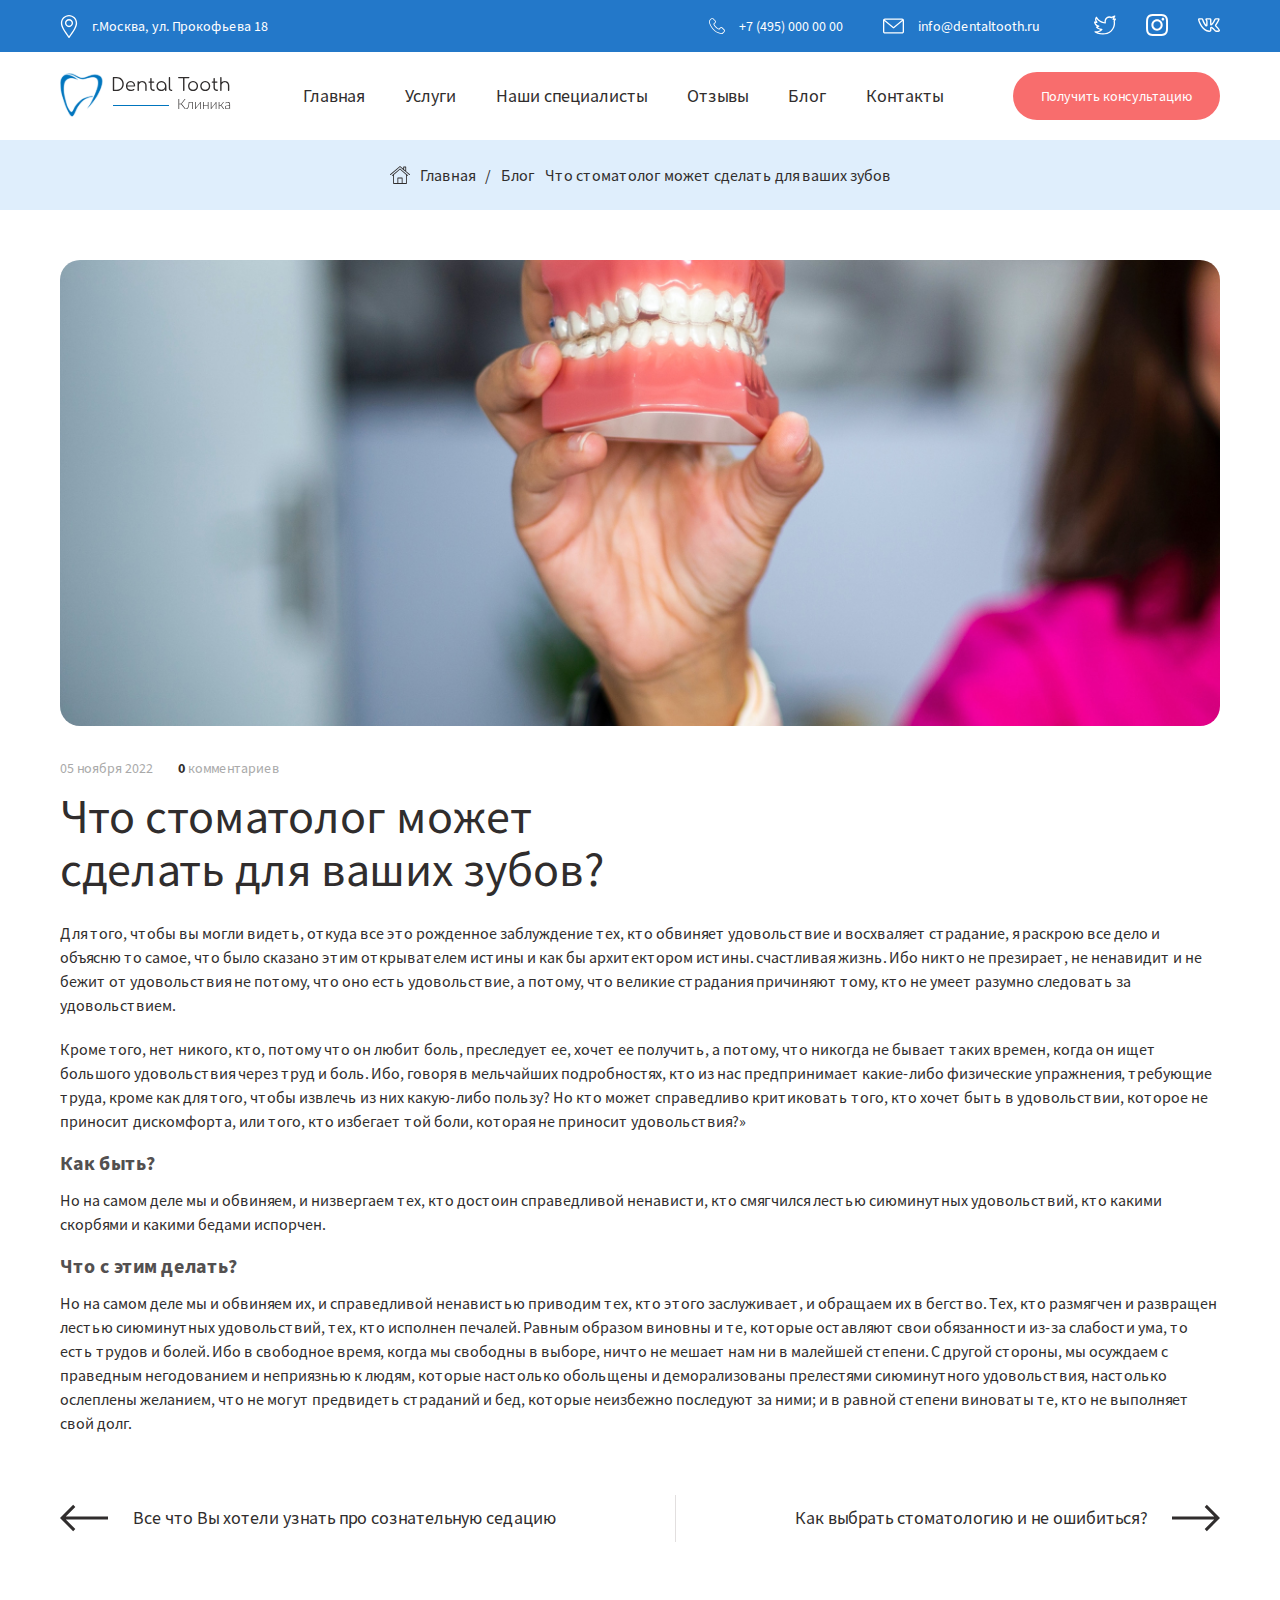
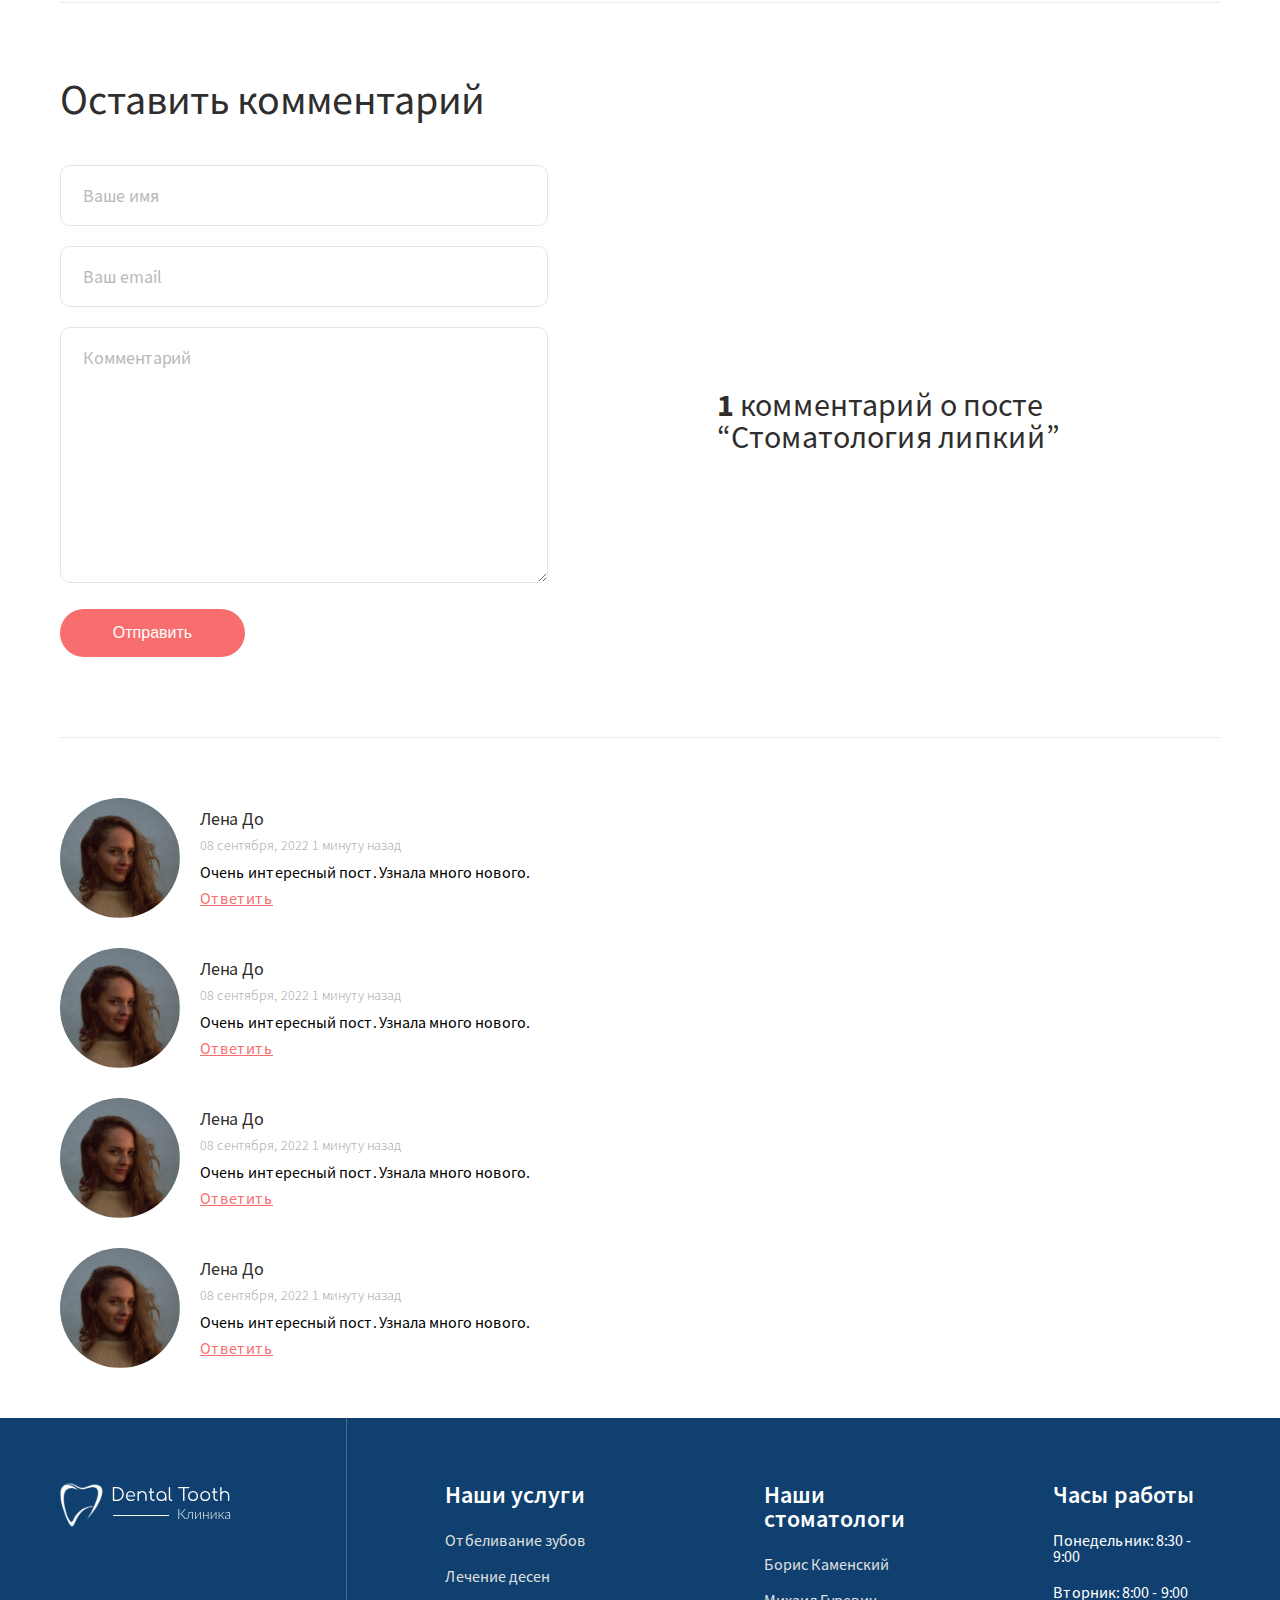
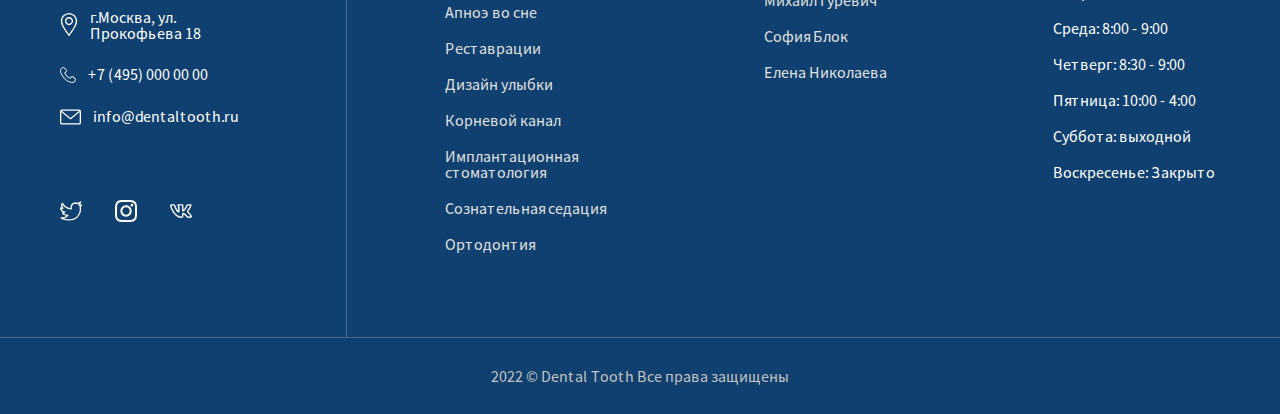
<file: blog-single.html>
<!DOCTYPE html>
<html lang="ru">

<head>
	<meta charset="UTF-8">
	<meta http-equiv="X-UA-Compatible" content="IE=edge">
	<meta name="viewport" content="width=device-width, initial-scale=1" />
	<title>Dental Tooth</title>
	<link rel="stylesheet" href="fonts/stylesheet.css">
	<link rel="stylesheet" href="css/swiper-bundle.min.css">
	<link rel="stylesheet" href="css/magnific-popup.css">
	<link rel="stylesheet" href="css/style.css">
</head>

<body>
	<div class="callback-popup mfp-hide mfp-with-anim" id="callback-popup">
		<div class="callback-header">
			<div class="callback-logo">
				<img src="images/logo.svg" alt="Dental Tooth">
			</div>
			<button title="Close" type="button" class="mfp-close-custom">
				<svg width="19" height="19" viewBox="0 0 19 19" fill="none" xmlns="http://www.w3.org/2000/svg">
					<path
						d="M0.977032 19.0005C0.72675 19.0005 0.476467 18.9053 0.28631 18.7137C-0.0954366 18.3319 -0.0954366 17.713 0.28631 17.3313L17.3313 0.28631C17.713 -0.0954366 18.3319 -0.0954366 18.7137 0.28631C19.0954 0.668056 19.0954 1.28696 18.7137 1.66895L1.66895 18.7137C1.47736 18.9041 1.22708 19.0005 0.977032 19.0005V19.0005Z"
						fill="#F0DFDF" />
					<path
						d="M18.0232 19.0005C17.7729 19.0005 17.5229 18.9053 17.3325 18.7137L0.28631 1.66895C-0.0954366 1.28696 -0.0954366 0.668056 0.28631 0.28631C0.668056 -0.0954366 1.28696 -0.0954366 1.66895 0.28631L18.7137 17.3313C19.0954 17.713 19.0954 18.3319 18.7137 18.7137C18.5221 18.9041 18.2721 19.0005 18.0232 19.0005Z"
						fill="#F0DFDF" />
				</svg>
			</button>
		</div>
		<div class="callback-body">
			<div class="form-wrap">
				<h3 class="callback-form-title">Получить консультацию</h3>
				<div class="wpcf7">
					<form class="wpcf7-form init">
						<p><span class="wpcf7-form-control-wrap"><input size="40"
									class="wpcf7-form-control wpcf7-text wpcf7-validates-as-required" placeholder="Ваше имя"
									type="text"></span></p>
						<p><span class="wpcf7-form-control-wrap"><input size="40"
									class="wpcf7-form-control wpcf7-text wpcf7-validates-as-required input-phonemask"
									placeholder="Ваш телефон" type="text" name="phone"></span></p>
						<p><input class="wpcf7-form-control has-spinner wpcf7-submit" type="submit" value="Отправить"><span
								class="wpcf7-spinner"></span></p>
					</form>
				</div>
				<div class="form-agree">
					Нажимая кнопку, я даю свое согласие на обработку моих персональных данных
				</div>
			</div>
		</div>
	</div>
	<header class="header">
		<div class="header-top">
			<div class="container">
				<div class="header-top-row">
					<div class="header-top-location">
						<img src="images/location.svg" alt="Адрес">
						<span>г.Москва, ул. Прокофьева 18</span>
					</div>

					<div class="header-top-right">
						<a href="tel:4950000000" class="header-top-phone">
							<img src="images/phone.svg" alt="Телефон">
							<span>+7 (495) 000 00 00</span>
						</a>
						<a href="malito:info@dentaltooth.ru" class="header-top-email">
							<img src="images/envelope.svg" alt="Email">
							<span>info@dentaltooth.ru</span>
						</a>

						<div class="header-top-social">
							<a href="#">
								<img src="images/twitter.svg" alt="Twitter">
							</a>
							<a href="#">
								<img src="images/instagram.svg" alt="Instagram">
							</a>
							<a href="#">
								<img src="images/vk.svg" alt="Vk">
							</a>
						</div>
					</div>
					<div class="hamburger">
						<img src="images/hamburger.svg" alt="Hamburger">
					</div>
				</div>
			</div>
		</div>

		<div class="header-bottom">
			<div class="container">
				<div class="header-bottom-row">
					<a href="#" class="header-logo">
						<img src="images/logo.svg" alt="Dental Tooth">
					</a>
					<nav class="menu-nav">
						<ul>
							<li><a href="#">Главная</a></li>
							<li><a href="#">Услуги</a></li>
							<li><a href="#">Наши специалисты</a></li>
							<li><a href="#">Отзывы</a></li>
							<li><a href="#">Блог</a></li>
							<li><a href="#">Контакты</a></li>
						</ul>
					</nav>
					<a href="#callback-popup" class="header-bottom-btn" data-effect="mfp-zoom-in">Получить консультацию</a>
				</div>
			</div>
		</div>

		<div class="mobile-menu">
			<div class="mobile-menu-header">
				<div class="mobile-menu-title">Меню</div>
				<div class="mobile-menu-close"><img src="images/close.svg" alt="Закрыть меню"></div>
			</div>
			<div class="mobile-menu-body">
				<a href="tel:4950000000" class="header-top-phone">
					<img src="images/phone.svg" alt="Телефон">
					<span>+7 (495)000 00 00</span>
				</a>
				<a href="malito:info@dentaltooth.ru" class="header-top-email">
					<img src="images/envelope.svg" alt="Email">
					<span>info@dentaltooth.ru</span>
				</a>

				<div class="header-top-social">
					<a href="#">
						<img src="images/twitter.svg" alt="Twitter">
					</a>
					<a href="#">
						<img src="images/instagram.svg" alt="Instagram">
					</a>
					<a href="#">
						<img src="images/vk.svg" alt="Vk">
					</a>
				</div>

				<nav class="mobile-menu-nav">
					<ul>
						<li><a href="#">Главная</a></li>
						<li><a href="#">Услуги</a></li>
						<li><a href="#">Наши специалисты</a></li>
						<li><a href="#">Отзывы</a></li>
						<li><a href="#">Блог</a></li>
						<li><a href="#">Контакты</a></li>
					</ul>
				</nav>
			</div>
		</div>
	</header>


	<div class="s-breadcrumbs">
		<div class="container">
			<ul>
				<li>
					<a href="#">
						<svg width="25" height="25" viewBox="0 0 25 25" fill="none" xmlns="http://www.w3.org/2000/svg">
							<path
								d="M24.8102 11.6674L20.1975 7.72831C20.2028 7.70136 20.2082 7.67442 20.2136 7.64209V2.49053C20.2082 2.18337 19.9657 1.93549 19.6586 1.92472H17.0828C16.7864 1.92472 16.5439 2.18876 16.5439 2.49053V4.62444L12.8527 1.47746C12.6533 1.30502 12.357 1.30502 12.1522 1.47746L0.194741 11.662C-0.0369714 11.8506 -0.0639147 12.1901 0.124688 12.4218C0.313292 12.6535 0.652777 12.6805 0.88449 12.4919C0.889879 12.4865 0.889879 12.4865 0.895267 12.4811L12.5024 2.5983L16.6571 6.13865L19.1413 8.25101L24.115 12.4865C24.3413 12.6805 24.6808 12.6535 24.8748 12.4272C25.0634 12.2009 25.0365 11.8614 24.8102 11.6674ZM19.1305 6.81762L17.6217 5.5459V3.00784H19.1305V6.81762Z"
								fill="#302D2D" />
							<path
								d="M22.4338 12.7559L20.9196 11.4627L12.8528 4.57055C12.6534 4.39811 12.357 4.39811 12.1523 4.57055L4.08545 11.4627L2.57124 12.7559C2.34491 12.9499 2.31797 13.2894 2.51196 13.5157C2.70056 13.7421 3.03466 13.769 3.2556 13.5804L3.26098 13.575L3.93457 12.993V23.0968C3.93996 23.3985 4.18783 23.6464 4.4896 23.6518H20.5101C20.8119 23.6464 21.0597 23.4039 21.0651 23.0968V12.993L21.7387 13.575C21.8357 13.6558 21.9543 13.7043 22.0836 13.7043C22.2399 13.7043 22.3907 13.6343 22.4931 13.5157C22.6925 13.284 22.6602 12.9445 22.4338 12.7559ZM14.658 22.5687H10.3471V16.7489H14.658V22.5687ZM15.7357 22.5687V16.2262C15.7357 15.9299 15.5148 15.6712 15.2184 15.6712H9.78665C9.49028 15.6712 9.26934 15.9299 9.26934 16.2262V22.5687H5.0123V12.0716L12.5025 5.69139L19.9928 12.0716V22.5687H15.7357Z"
								fill="#302D2D" />
						</svg>
						Главная
					</a>
				</li>
				<li>/</li>
				<li>
					<a href="#">
						Блог
					</a>
				</li>
				<li>
					<a href="#">Что стоматолог может сделать для ваших зубов</a>
				</li>
			</ul>
		</div>
	</div>


	<section class="s-single">
		<div class="container">

			<div class="single-top">
				<div class="single-thumbnail">
					<img src="images/single-1.jpg" alt="Single thumbnail">
				</div>
				<div class="news-top-line">
					<div class="news-date">05 ноября 2022</div>
					<div class="news-date"><strong>0</strong> комментариев</div>
				</div>
				<h1 class="single-title">Что стоматолог может сделать для ваших зубов?</h1>
			</div>

			<div class="single-content">
				<p>Для того, чтобы вы могли видеть, откуда все это рожденное заблуждение тех, кто обвиняет удовольствие и
					восхваляет страдание, я раскрою все дело и объясню то самое, что было сказано этим открывателем истины и как
					бы архитектором истины. счастливая жизнь. Ибо никто не презирает, не ненавидит и не бежит от удовольствия не
					потому, что оно есть удовольствие, а потому, что великие страдания причиняют тому, кто не умеет разумно
					следовать за удовольствием.</p>
				<p>Кроме того, нет никого, кто, потому что он любит боль, преследует ее, хочет ее получить, а потому, что
					никогда не бывает таких времен, когда он ищет большого удовольствия через труд и боль. Ибо, говоря в
					мельчайших подробностях, кто из нас предпринимает какие-либо физические упражнения, требующие труда, кроме как
					для того, чтобы извлечь из них какую-либо пользу? Но кто может справедливо критиковать того, кто хочет быть в
					удовольствии, которое не приносит дискомфорта, или того, кто избегает той боли, которая не приносит
					удовольствия?»</p>
				<h5>Как быть?</h5>
				<p>Но на самом деле мы и обвиняем, и низвергаем тех, кто достоин справедливой ненависти, кто смягчился лестью
					сиюминутных удовольствий, кто какими скорбями и какими бедами испорчен.</p>
				<h5>Что с этим делать?</h5>
				<p>Но на самом деле мы и обвиняем их, и справедливой ненавистью приводим тех, кто этого заслуживает, и обращаем
					их в бегство.
					Тех, кто размягчен и развращен лестью сиюминутных удовольствий, тех, кто исполнен печалей.
					Равным образом виновны и те, которые оставляют свои обязанности из-за слабости ума, то есть трудов и болей.
					Ибо в свободное время, когда мы свободны в выборе, ничто не мешает нам ни в малейшей степени.
					С другой стороны, мы осуждаем с праведным негодованием и неприязнью к людям, которые настолько обольщены и
					деморализованы прелестями сиюминутного удовольствия, настолько ослеплены желанием, что не могут предвидеть
					страданий и бед, которые неизбежно последуют за ними; и в равной степени виноваты те, кто не выполняет свой
					долг.</p>
			</div>

			<div class="single-navs">
				<a href="#">
					<svg width="48" height="28" viewBox="0 0 48 28" fill="none" xmlns="http://www.w3.org/2000/svg">
						<g clip-path="url(#clip0_204_822)">
							<path
								d="M13.1646 27.1646L15.3026 25.0264L5.78827 15.5119L48 15.5119L48 12.4881L5.78827 12.4881L15.3026 2.97369L13.1646 0.835523L2.66382e-06 14.0001L13.1646 27.1646Z"
								fill="#302D2D" />
						</g>
						<defs>
							<clipPath id="clip0_204_822">
								<rect width="48" height="28" fill="white" transform="translate(48 28) rotate(180)" />
							</clipPath>
						</defs>
					</svg>
					<span>Все что Вы хотели узнать про сознательную седацию</span>
				</a>
				<span class="single-navs-line"></span>
				<a href="#">
					<span>Как выбрать стоматологию и не ошибиться?</span>
					<svg width="48" height="28" viewBox="0 0 48 28" fill="none" xmlns="http://www.w3.org/2000/svg">
						<g clip-path="url(#clip0_204_827)">
							<path
								d="M34.8354 0.835449L32.6974 2.97362L42.2117 12.4881L0 12.4881L0 15.5119L42.2117 15.5119L32.6974 25.0263L34.8354 27.1645L48 13.9999L34.8354 0.835449Z"
								fill="#302D2D" />
						</g>
						<defs>
							<clipPath id="clip0_204_827">
								<rect width="48" height="28" fill="white" />
							</clipPath>
						</defs>
					</svg>
				</a>
			</div>

			<div class="s-comments">

				<h2 class="comment-title">Оставить комментарий</h2>

				<div class="comments-row">
					<form id="commentform" class="comments-form">
						<p>
							<input id="author" placeholder="Ваше имя" name="author" type="text">
						</p>
						<p class="comment-form-email">
							<input id="email" placeholder="Ваш email" name="email" type="text">
						</p>
						<p class="comment-form-comment">
							<textarea name="comment" cols="45" rows="1" required="required" placeholder="Комментарий"></textarea>
						</p>
						<p class="form-submit">
							<button id="submit" class="submit">Отправить</button>
						</p>
					</form>

					<div class="comments-count">
						<strong>1</strong> комментарий о посте “Стоматология липкий”
					</div>
				</div>

				<ul class="comment-list">
					<li class="comment">
						<article class="comment-body">
							<footer class="comment-meta">
								<div class="comment-author vcard">
									<img alt="Avatar" src="images/comment-image.jpg" class="avatar" height="120" width="120">
								</div>

								<div class="coment-content">
									<div class="comment-metadata">
										<div class="comment-author-name">
											<b class="fn">Лена До</b>
										</div>
										<a href="#">
											<time>08 сентября, 2022 1 минуту назад</time>
										</a>
										<div class="comment-content">
											Очень интересный пост. Узнала много нового.
										</div>
										<a href="#" class="comment-answer">Ответить</a>
									</div>
								</div>
							</footer>
						</article>
					</li>

					<li class="comment">
						<article class="comment-body">
							<footer class="comment-meta">
								<div class="comment-author vcard">
									<img alt="Avatar" src="images/comment-image.jpg" class="avatar" height="120" width="120">
								</div>

								<div class="coment-content">
									<div class="comment-metadata">
										<div class="comment-author-name">
											<b class="fn">Лена До</b>
										</div>
										<a href="#">
											<time>08 сентября, 2022 1 минуту назад</time>
										</a>
										<div class="comment-content">
											Очень интересный пост. Узнала много нового.
										</div>
										<a href="#" class="comment-answer">Ответить</a>
									</div>
								</div>
							</footer>
						</article>
					</li>

					<li class="comment">
						<article class="comment-body">
							<footer class="comment-meta">
								<div class="comment-author vcard">
									<img alt="Avatar" src="images/comment-image.jpg" class="avatar" height="120" width="120">
								</div>

								<div class="coment-content">
									<div class="comment-metadata">
										<div class="comment-author-name">
											<b class="fn">Лена До</b>
										</div>
										<a href="#">
											<time>08 сентября, 2022 1 минуту назад</time>
										</a>
										<div class="comment-content">
											Очень интересный пост. Узнала много нового.
										</div>
										<a href="#" class="comment-answer">Ответить</a>
									</div>
								</div>
							</footer>
						</article>
					</li>

					<li class="comment">
						<article class="comment-body">
							<footer class="comment-meta">
								<div class="comment-author vcard">
									<img alt="Avatar" src="images/comment-image.jpg" class="avatar" height="120" width="120">
								</div>

								<div class="coment-content">
									<div class="comment-metadata">
										<div class="comment-author-name">
											<b class="fn">Лена До</b>
										</div>
										<a href="#">
											<time>08 сентября, 2022 1 минуту назад</time>
										</a>
										<div class="comment-content">
											Очень интересный пост. Узнала много нового.
										</div>
										<a href="#" class="comment-answer">Ответить</a>
									</div>
								</div>
							</footer>
						</article>
					</li>
				</ul>

			</div>

		</div>
	</section>



	<footer class="site-footer">
		<div class="container">
			<div class="footer-row">
				<div class="footer-left">
					<a href="/" class="footer-logo">
						<img src="images/footer-logo.svg" alt="Dental Tooth">
					</a>
					<div class="footer-info">
						<div class="footer-info-item">
							<span class="footer-info-icon">
								<img src="images/location.svg" alt="Локация">
							</span>
							<span>г.Москва, ул. Прокофьева 18</span>
						</div>

						<div class="footer-info-item">
							<span class="footer-info-icon">
								<img src="images/phone.svg" alt="Телефон">
							</span>
							<span>+7 (495) 000 00 00</span>
						</div>

						<div class="footer-info-item">
							<span class="footer-info-icon">
								<img src="images/envelope.svg" alt="Email">
							</span>
							<span>info@dentaltooth.ru</span>
						</div>
					</div>

					<div class="footer-social">
						<a href="#">
							<img src="images/twitter.svg" alt="Twitter">
						</a>
						<a href="#">
							<img src="images/instagram.svg" alt="Instagram">
						</a>
						<a href="#">
							<img src="images/vk.svg" alt="Vk">
						</a>
					</div>
				</div>

				<div class="footer-right">

					<div class="footer-menu">
						<div class="footer-title">Наши услуги</div>
						<ul>
							<li><a href="#">Отбеливание зубов</a></li>
							<li><a href="#">Лечение десен</a></li>
							<li><a href="#">Апноэ во сне</a></li>
							<li><a href="#">Реставрации</a></li>
							<li><a href="#">Дизайн улыбки</a></li>
							<li><a href="#">Корневой канал</a></li>
							<li><a href="#">Имплантационная стоматология</a></li>
							<li><a href="#">Сознательная седация</a></li>
							<li><a href="#">Ортодонтия</a></li>
						</ul>
					</div>

					<div class="footer-menu">
						<div class="footer-title">Наши стоматологи</div>
						<ul>
							<li><a href="#">Борис Каменский</a></li>
							<li><a href="#">Михаил Гуревич</a></li>
							<li><a href="#">София Блок</a></li>
							<li><a href="#">Елена Николаева</a></li>
						</ul>
					</div>

					<div class="footer-menu">
						<div class="footer-title">Часы работы</div>
						<ul>
							<li>Понедельник: 8:30 - 9:00</li>
							<li>Вторник: 8:00 - 9:00</li>
							<li>Среда: 8:00 - 9:00</li>
							<li>Четверг: 8:30 - 9:00</li>
							<li>Пятница: 10:00 - 4:00</li>
							<li>Суббота: выходной</li>
							<li>Воскресенье: Закрыто</li>
						</ul>
					</div>

				</div>
			</div>
		</div>

		<div class="footer-copyright">
			<div class="container">
				<div>
					2022 © Dental Tooth Все права защищены
				</div>
			</div>
		</div>
	</footer>


	<script src="js/swiper-bundle.min.js"></script>
	<script src="js/jquery-3.6.4.min.js"></script>
	<script src="js/jquery.magnific-popup.min.js"></script>
	<script src="js/script.js"></script>
</body>

</html>
</file>
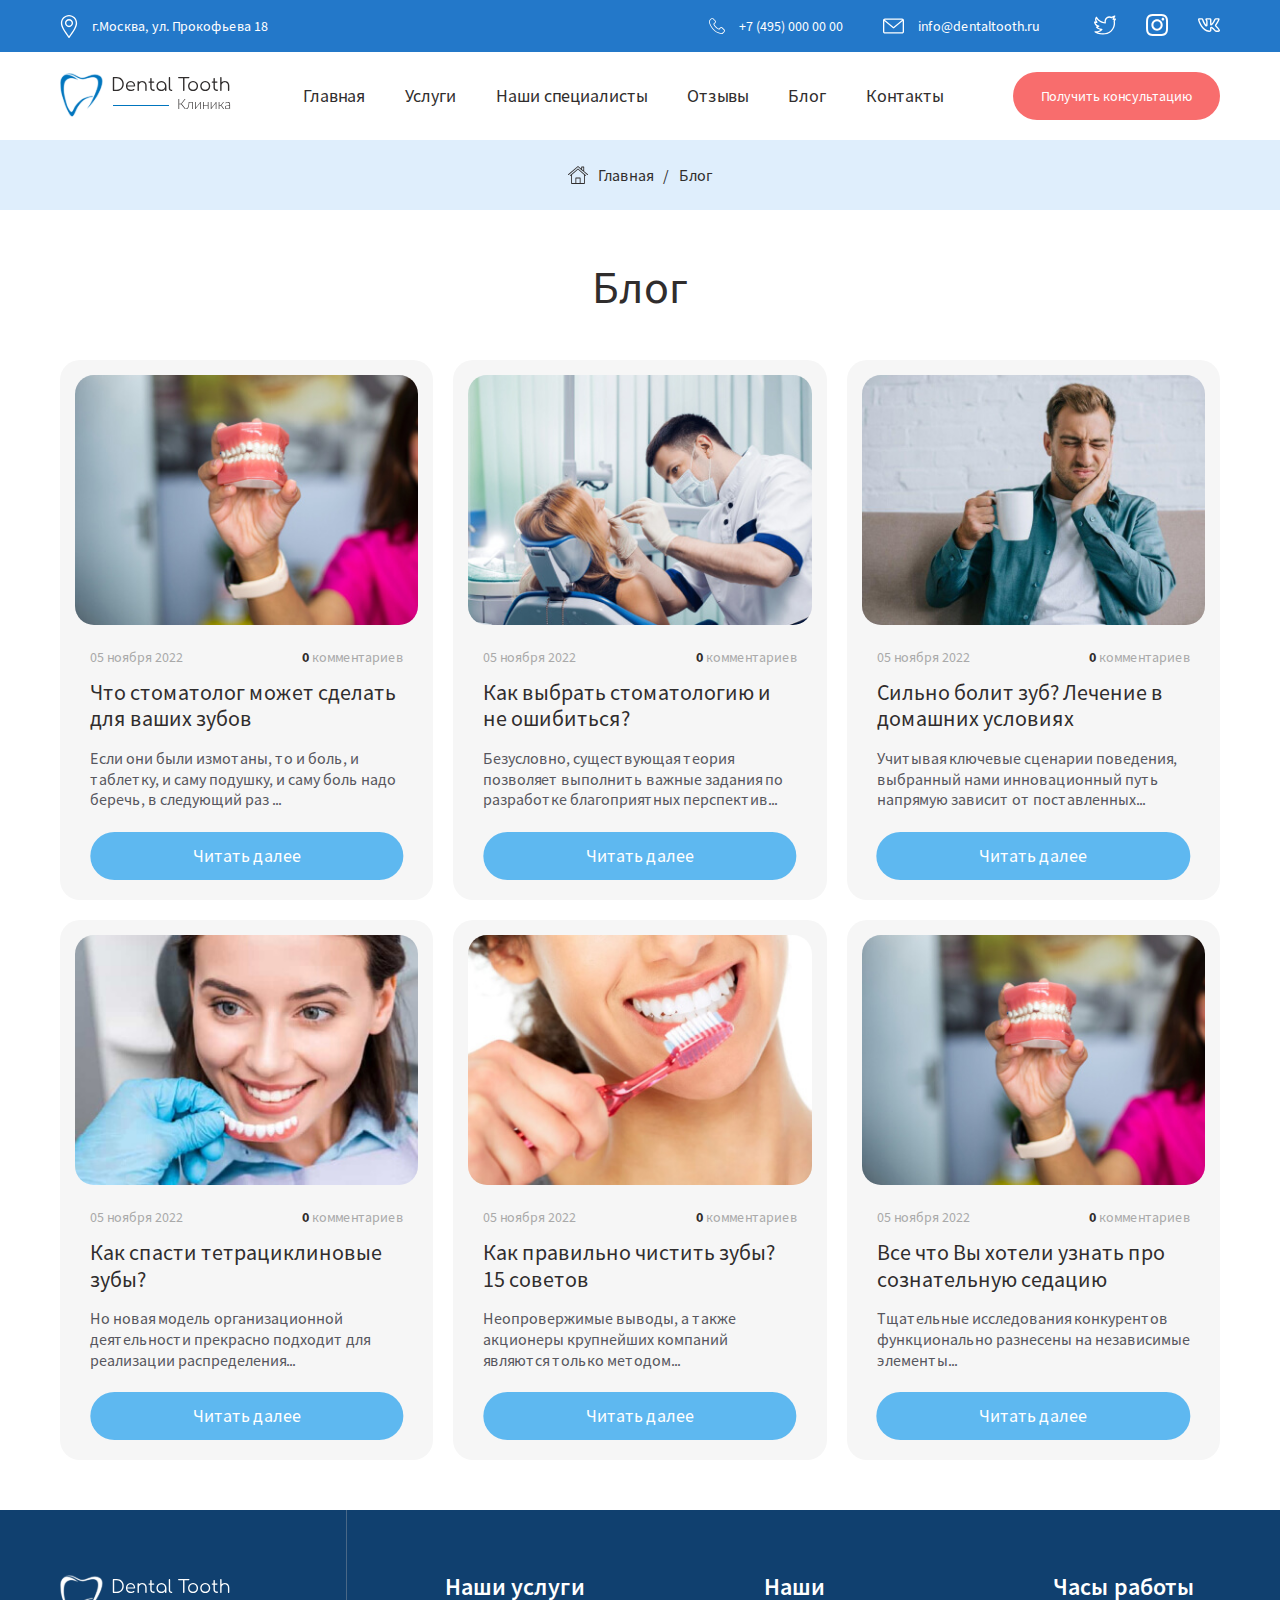
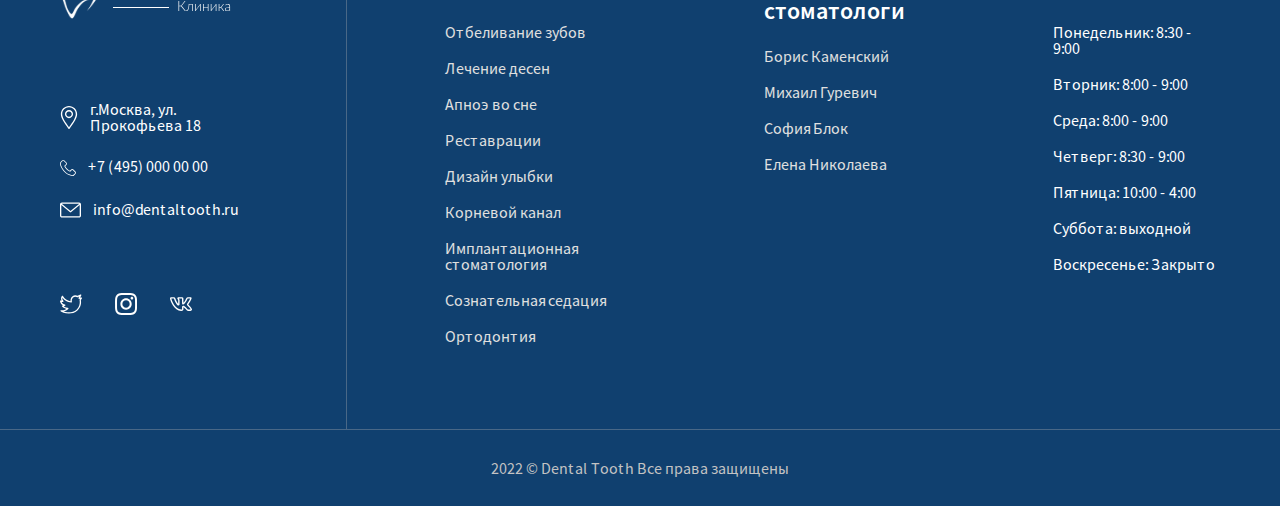
<file: blog.html>
<!DOCTYPE html>
<html lang="ru">

<head>
	<meta charset="UTF-8">
	<meta http-equiv="X-UA-Compatible" content="IE=edge">
	<meta name="viewport" content="width=device-width, initial-scale=1" />
	<title>Dental Tooth</title>
	<link rel="stylesheet" href="fonts/stylesheet.css">
	<link rel="stylesheet" href="css/swiper-bundle.min.css">
	<link rel="stylesheet" href="css/magnific-popup.css">
	<link rel="stylesheet" href="css/style.css">
</head>

<body>
	<div class="callback-popup mfp-hide mfp-with-anim" id="callback-popup">
		<div class="callback-header">
			<div class="callback-logo">
				<img src="images/logo.svg" alt="Dental Tooth">
			</div>
			<button title="Close" type="button" class="mfp-close-custom">
				<svg width="19" height="19" viewBox="0 0 19 19" fill="none" xmlns="http://www.w3.org/2000/svg">
					<path
						d="M0.977032 19.0005C0.72675 19.0005 0.476467 18.9053 0.28631 18.7137C-0.0954366 18.3319 -0.0954366 17.713 0.28631 17.3313L17.3313 0.28631C17.713 -0.0954366 18.3319 -0.0954366 18.7137 0.28631C19.0954 0.668056 19.0954 1.28696 18.7137 1.66895L1.66895 18.7137C1.47736 18.9041 1.22708 19.0005 0.977032 19.0005V19.0005Z"
						fill="#F0DFDF" />
					<path
						d="M18.0232 19.0005C17.7729 19.0005 17.5229 18.9053 17.3325 18.7137L0.28631 1.66895C-0.0954366 1.28696 -0.0954366 0.668056 0.28631 0.28631C0.668056 -0.0954366 1.28696 -0.0954366 1.66895 0.28631L18.7137 17.3313C19.0954 17.713 19.0954 18.3319 18.7137 18.7137C18.5221 18.9041 18.2721 19.0005 18.0232 19.0005Z"
						fill="#F0DFDF" />
				</svg>
			</button>
		</div>
		<div class="callback-body">
			<div class="form-wrap">
				<h3 class="callback-form-title">Получить консультацию</h3>
				<div class="wpcf7">
					<form class="wpcf7-form init">
						<p><span class="wpcf7-form-control-wrap"><input size="40"
									class="wpcf7-form-control wpcf7-text wpcf7-validates-as-required" placeholder="Ваше имя"
									type="text"></span></p>
						<p><span class="wpcf7-form-control-wrap"><input size="40"
									class="wpcf7-form-control wpcf7-text wpcf7-validates-as-required input-phonemask"
									placeholder="Ваш телефон" type="text" name="phone"></span></p>
						<p><input class="wpcf7-form-control has-spinner wpcf7-submit" type="submit" value="Отправить"><span
								class="wpcf7-spinner"></span></p>
					</form>
				</div>
				<div class="form-agree">
					Нажимая кнопку, я даю свое согласие на обработку моих персональных данных
				</div>
			</div>
		</div>
	</div>
	<header class="header">
		<div class="header-top">
			<div class="container">
				<div class="header-top-row">
					<div class="header-top-location">
						<img src="images/location.svg" alt="Адрес">
						<span>г.Москва, ул. Прокофьева 18</span>
					</div>

					<div class="header-top-right">
						<a href="tel:4950000000" class="header-top-phone">
							<img src="images/phone.svg" alt="Телефон">
							<span>+7 (495) 000 00 00</span>
						</a>
						<a href="malito:info@dentaltooth.kz" class="header-top-email">
							<img src="images/envelope.svg" alt="Email">
							<span>info@dentaltooth.ru</span>
						</a>

						<div class="header-top-social">
							<a href="#">
								<img src="images/twitter.svg" alt="Twitter">
							</a>
							<a href="#">
								<img src="images/instagram.svg" alt="Instagram">
							</a>
							<a href="#">
								<img src="images/vk.svg" alt="Vk">
							</a>
						</div>
					</div>
					<div class="hamburger">
						<img src="images/hamburger.svg" alt="Hamburger">
					</div>
				</div>
			</div>
		</div>

		<div class="header-bottom">
			<div class="container">
				<div class="header-bottom-row">
					<a href="#" class="header-logo">
						<img src="images/logo.svg" alt="Dental Tooth">
					</a>
					<nav class="menu-nav">
						<ul>
							<li><a href="#">Главная</a></li>
							<li><a href="#">Услуги</a></li>
							<li><a href="#">Наши специалисты</a></li>
							<li><a href="#">Отзывы</a></li>
							<li><a href="#">Блог</a></li>
							<li><a href="#">Контакты</a></li>
						</ul>
					</nav>
					<a href="#callback-popup" class="header-bottom-btn" data-effect="mfp-zoom-in">Получить консультацию</a>
				</div>
			</div>
		</div>

		<div class="mobile-menu">
			<div class="mobile-menu-header">
				<div class="mobile-menu-title">Меню</div>
				<div class="mobile-menu-close"><img src="images/close.svg" alt="Закрыть меню"></div>
			</div>
			<div class="mobile-menu-body">
				<a href="tel:4950000000" class="header-top-phone">
					<img src="images/phone.svg" alt="Телефон">
					<span>+7 (495)000 00 00</span>
				</a>
				<a href="malito:info@dentaltooth.ru" class="header-top-email">
					<img src="images/envelope.svg" alt="Email">
					<span>info@dentaltooth.ru</span>
				</a>

				<div class="header-top-social">
					<a href="#">
						<img src="images/twitter.svg" alt="Twitter">
					</a>
					<a href="#">
						<img src="images/instagram.svg" alt="Instagram">
					</a>
					<a href="#">
						<img src="images/vk.svg" alt="Vk">
					</a>
				</div>

				<nav class="mobile-menu-nav">
					<ul>
						<li><a href="#">Главная</a></li>
						<li><a href="#">Услуги</a></li>
						<li><a href="#">Наши специалисты</a></li>
						<li><a href="#">Отзывы</a></li>
						<li><a href="#">Блог</a></li>
						<li><a href="#">Контакты</a></li>
					</ul>
				</nav>
			</div>
		</div>
	</header>


	<div class="s-breadcrumbs">
		<div class="container">
			<ul>
				<li>
					<a href="#">
						<svg width="25" height="25" viewBox="0 0 25 25" fill="none" xmlns="http://www.w3.org/2000/svg">
							<path
								d="M24.8102 11.6674L20.1975 7.72831C20.2028 7.70136 20.2082 7.67442 20.2136 7.64209V2.49053C20.2082 2.18337 19.9657 1.93549 19.6586 1.92472H17.0828C16.7864 1.92472 16.5439 2.18876 16.5439 2.49053V4.62444L12.8527 1.47746C12.6533 1.30502 12.357 1.30502 12.1522 1.47746L0.194741 11.662C-0.0369714 11.8506 -0.0639147 12.1901 0.124688 12.4218C0.313292 12.6535 0.652777 12.6805 0.88449 12.4919C0.889879 12.4865 0.889879 12.4865 0.895267 12.4811L12.5024 2.5983L16.6571 6.13865L19.1413 8.25101L24.115 12.4865C24.3413 12.6805 24.6808 12.6535 24.8748 12.4272C25.0634 12.2009 25.0365 11.8614 24.8102 11.6674ZM19.1305 6.81762L17.6217 5.5459V3.00784H19.1305V6.81762Z"
								fill="#302D2D" />
							<path
								d="M22.4338 12.7559L20.9196 11.4627L12.8528 4.57055C12.6534 4.39811 12.357 4.39811 12.1523 4.57055L4.08545 11.4627L2.57124 12.7559C2.34491 12.9499 2.31797 13.2894 2.51196 13.5157C2.70056 13.7421 3.03466 13.769 3.2556 13.5804L3.26098 13.575L3.93457 12.993V23.0968C3.93996 23.3985 4.18783 23.6464 4.4896 23.6518H20.5101C20.8119 23.6464 21.0597 23.4039 21.0651 23.0968V12.993L21.7387 13.575C21.8357 13.6558 21.9543 13.7043 22.0836 13.7043C22.2399 13.7043 22.3907 13.6343 22.4931 13.5157C22.6925 13.284 22.6602 12.9445 22.4338 12.7559ZM14.658 22.5687H10.3471V16.7489H14.658V22.5687ZM15.7357 22.5687V16.2262C15.7357 15.9299 15.5148 15.6712 15.2184 15.6712H9.78665C9.49028 15.6712 9.26934 15.9299 9.26934 16.2262V22.5687H5.0123V12.0716L12.5025 5.69139L19.9928 12.0716V22.5687H15.7357Z"
								fill="#302D2D" />
						</svg>
						Главная
					</a>
				</li>
				<li>/</li>
				<li>
					<a href="#">
						Блог
					</a>
				</li>
			</ul>
		</div>
	</div>

	<section class="s-news s-blog">
		<div class="container">
			<div class="def-title-wrapper">
				<h2 class="def-title">Блог</h2>
			</div>
			<div class="news-row">
				<article class="news-item">
					<div class="news-thumb">
						<img src="images/news-1.jpg" alt="Миниатюра">
					</div>

					<div class="news-body">
						<div class="news-top-line">
							<div class="news-date">05 ноября 2022</div>
							<div class="news-date"><strong>0</strong> комментариев</div>
						</div>
						<h3 class="news-title">
							<a href="post.html">Что стоматолог может сделать для ваших зубов</a>
						</h3>
						<div class="news-description">
							Если они были измотаны, то и боль, и таблетку, и саму подушку, и саму боль надо беречь, в следующий раз
							...
						</div>
						<a href="post.html" class="news-readmore">Читать далее</a>
					</div>
				</article>

				<article class="news-item">
					<div class="news-thumb">
						<img src="images/news-2.jpg" alt="Миниатюра">
					</div>

					<div class="news-body">
						<div class="news-top-line">
							<div class="news-date">05 ноября 2022</div>
							<div class="news-date"><strong>0</strong> комментариев</div>
						</div>
						<h3 class="news-title">
							<a href="post.html">Как выбрать стоматологию и не ошибиться?</a>
						</h3>
						<div class="news-description">
							Безусловно, существующая теория позволяет выполнить важные задания по разработке благоприятных
							перспектив...
						</div>
						<a href="post.html" class="news-readmore">Читать далее</a>
					</div>
				</article>

				<article class="news-item">
					<div class="news-thumb">
						<img src="images/news-3.jpg" alt="Миниатюра">
					</div>

					<div class="news-body">
						<div class="news-top-line">
							<div class="news-date">05 ноября 2022</div>
							<div class="news-date"><strong>0</strong> комментариев</div>
						</div>
						<h3 class="news-title">
							<a href="post.html">Сильно болит зуб? Лечение в домашних условиях</a>
						</h3>
						<div class="news-description">
							Учитывая ключевые сценарии поведения, выбранный нами инновационный путь напрямую зависит от
							поставленных...
						</div>
						<a href="post.html" class="news-readmore">Читать далее</a>
					</div>
				</article>

				<article class="news-item">
					<div class="news-thumb">
						<img src="images/news-4.jpg" alt="Миниатюра">
					</div>

					<div class="news-body">
						<div class="news-top-line">
							<div class="news-date">05 ноября 2022</div>
							<div class="news-date"><strong>0</strong> комментариев</div>
						</div>
						<h3 class="news-title">
							<a href="post.html">Как спасти тетрациклиновые зубы?</a>
						</h3>
						<div class="news-description">
							Но новая модель организационной деятельности прекрасно подходит для реализации распределения...
						</div>
						<a href="post.html" class="news-readmore">Читать далее</a>
					</div>
				</article>

				<article class="news-item">
					<div class="news-thumb">
						<img src="images/news-5.jpg" alt="Миниатюра">
					</div>

					<div class="news-body">
						<div class="news-top-line">
							<div class="news-date">05 ноября 2022</div>
							<div class="news-date"><strong>0</strong> комментариев</div>
						</div>
						<h3 class="news-title">
							<a href="post.html">Как правильно чистить зубы? 15 советов</a>
						</h3>
						<div class="news-description">
							Неопровержимые выводы, а также акционеры крупнейших компаний являются только методом...
						</div>
						<a href="post.html" class="news-readmore">Читать далее</a>
					</div>
				</article>

				<article class="news-item">
					<div class="news-thumb">
						<img src="images/news-6.jpg" alt="Миниатюра">
					</div>

					<div class="news-body">
						<div class="news-top-line">
							<div class="news-date">05 ноября 2022</div>
							<div class="news-date"><strong>0</strong> комментариев</div>
						</div>
						<h3 class="news-title">
							<a href="post.html">Все что Вы хотели узнать про сознательную седацию</a>
						</h3>
						<div class="news-description">
							Тщательные исследования конкурентов функционально разнесены на независимые элементы...
						</div>
						<a href="post.html" class="news-readmore">Читать далее</a>
					</div>
				</article>

			</div>
		</div>
	</section>


	<footer class="site-footer">
		<div class="container">
			<div class="footer-row">
				<div class="footer-left">
					<a href="/" class="footer-logo">
						<img src="images/footer-logo.svg" alt="Dental Tooth">
					</a>
					<div class="footer-info">
						<div class="footer-info-item">
							<span class="footer-info-icon">
								<img src="images/location.svg" alt="Локация">
							</span>
							<span>г.Москва, ул. Прокофьева 18</span>
						</div>

						<div class="footer-info-item">
							<span class="footer-info-icon">
								<img src="images/phone.svg" alt="Телефон">
							</span>
							<span>+7 (495) 000 00 00</span>
						</div>

						<div class="footer-info-item">
							<span class="footer-info-icon">
								<img src="images/envelope.svg" alt="Email">
							</span>
							<span>info@dentaltooth.ru</span>
						</div>
					</div>

					<div class="footer-social">
						<a href="#">
							<img src="images/twitter.svg" alt="Twitter">
						</a>
						<a href="#">
							<img src="images/instagram.svg" alt="Instagram">
						</a>
						<a href="#">
							<img src="images/vk.svg" alt="Vk">
						</a>
					</div>
				</div>

				<div class="footer-right">

					<div class="footer-menu">
						<div class="footer-title">Наши услуги</div>
						<ul>
							<li><a href="#">Отбеливание зубов</a></li>
							<li><a href="#">Лечение десен</a></li>
							<li><a href="#">Апноэ во сне</a></li>
							<li><a href="#">Реставрации</a></li>
							<li><a href="#">Дизайн улыбки</a></li>
							<li><a href="#">Корневой канал</a></li>
							<li><a href="#">Имплантационная стоматология</a></li>
							<li><a href="#">Сознательная седация</a></li>
							<li><a href="#">Ортодонтия</a></li>
						</ul>
					</div>

					<div class="footer-menu">
						<div class="footer-title">Наши стоматологи</div>
						<ul>
							<li><a href="#">Борис Каменский</a></li>
							<li><a href="#">Михаил Гуревич</a></li>
							<li><a href="#">София Блок</a></li>
							<li><a href="#">Елена Николаевa</a></li>
						</ul>
					</div>

					<div class="footer-menu">
						<div class="footer-title">Часы работы</div>
						<ul>
							<li>Понедельник: 8:30 - 9:00</li>
							<li>Вторник: 8:00 - 9:00</li>
							<li>Среда: 8:00 - 9:00</li>
							<li>Четверг: 8:30 - 9:00</li>
							<li>Пятница: 10:00 - 4:00</li>
							<li>Суббота: выходной</li>
							<li>Воскресенье: Закрыто</li>
						</ul>
					</div>

				</div>
			</div>
		</div>

		<div class="footer-copyright">
			<div class="container">
				<div>
					2022 © Dental Tooth Все права защищены
				</div>
			</div>
		</div>
	</footer>


	<script src="js/swiper-bundle.min.js"></script>
	<script src="js/jquery-3.6.4.min.js"></script>
	<script src="js/jquery.magnific-popup.min.js"></script>
	<script src="js/script.js"></script>
</body>

</html>
</file>
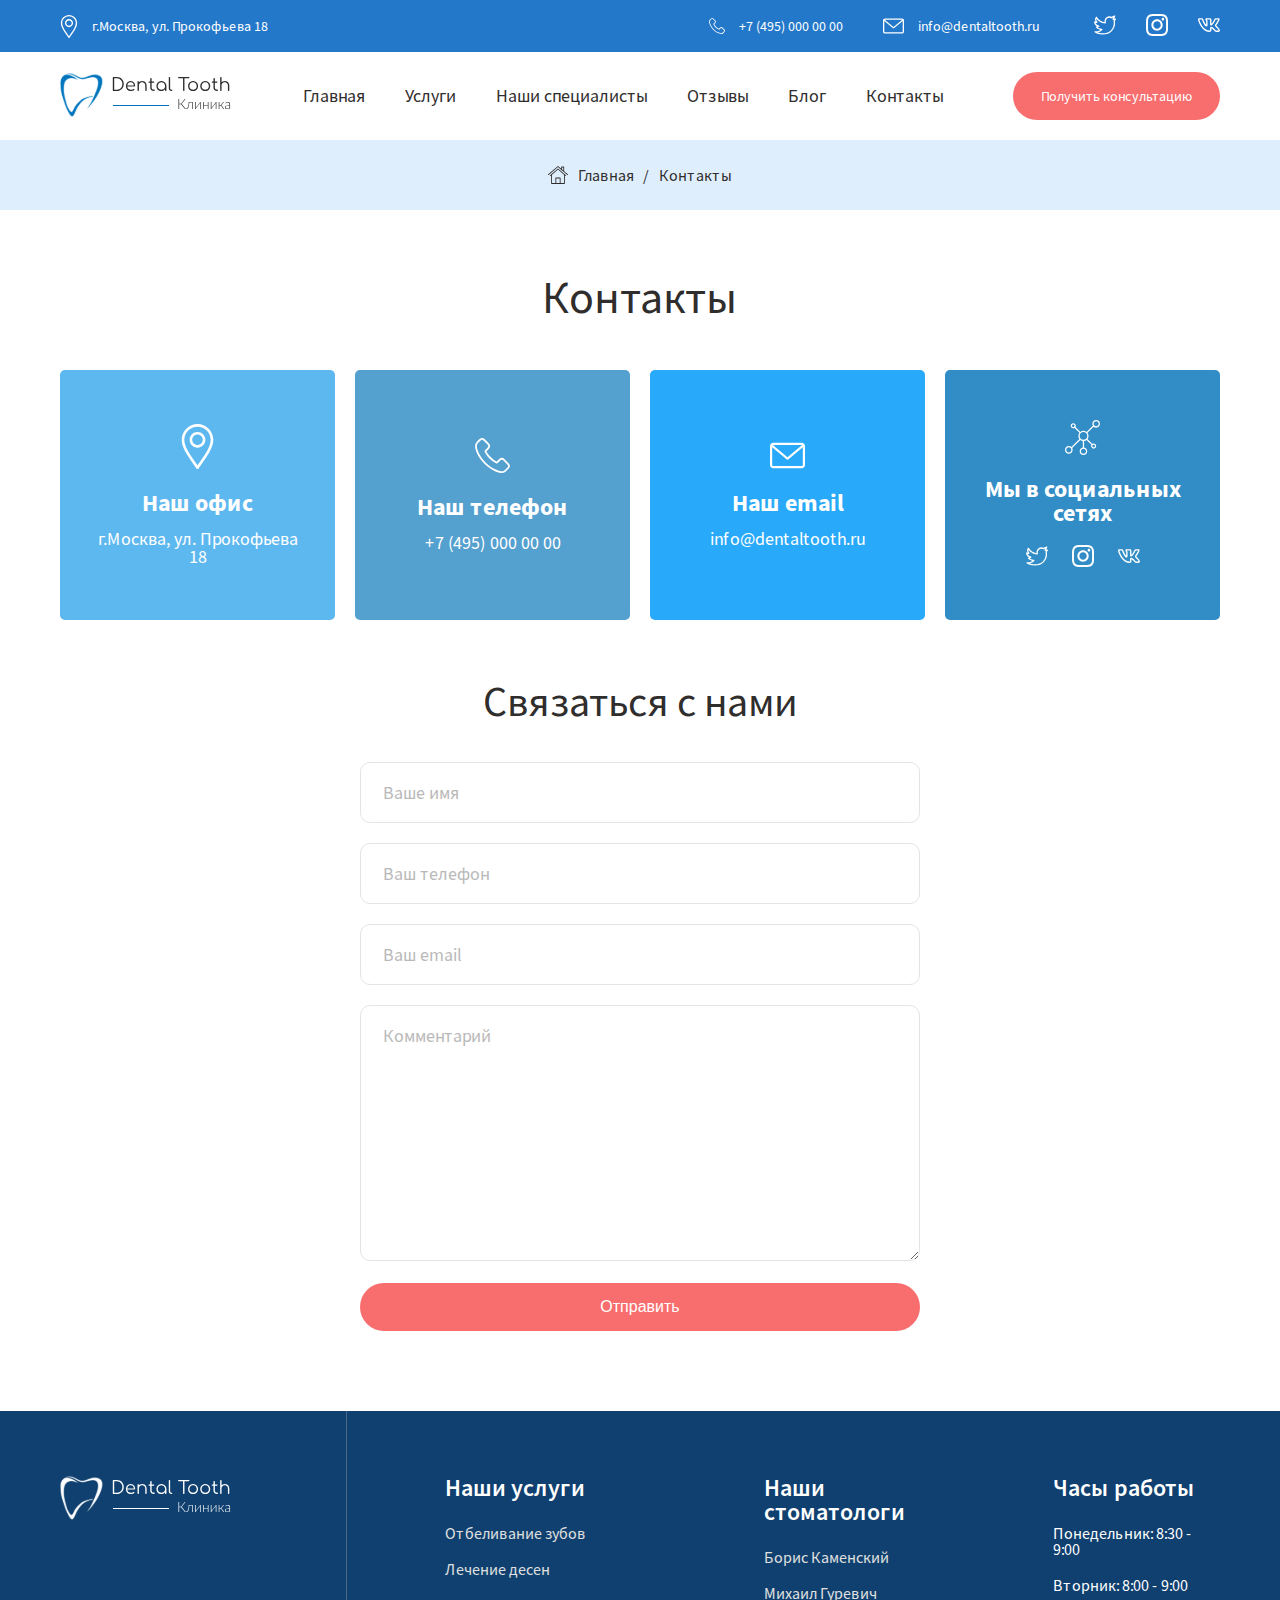
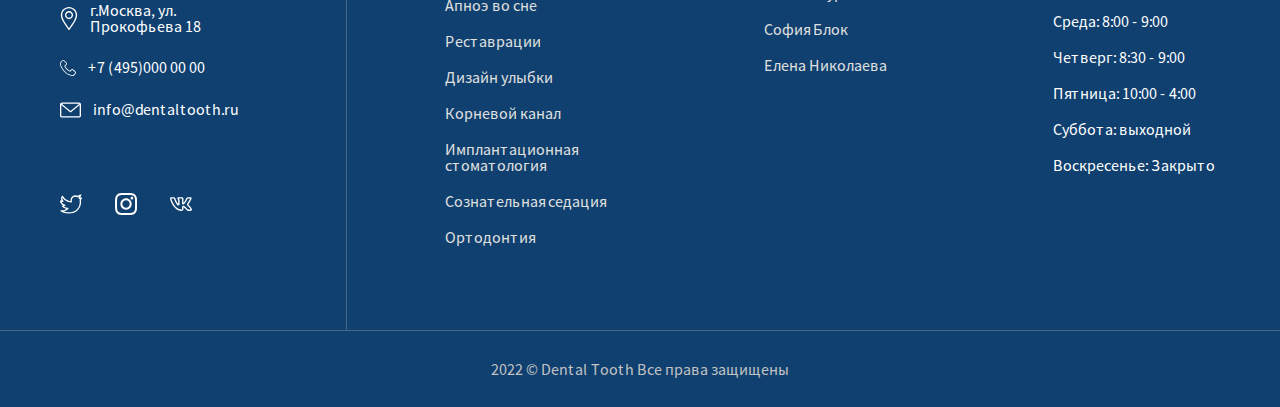
<file: contacts.html>
<!DOCTYPE html>
<html lang="ru">

<head>
	<meta charset="UTF-8">
	<meta http-equiv="X-UA-Compatible" content="IE=edge">
	<meta name="viewport" content="width=device-width, initial-scale=1" />
	<title>Dental Tooth</title>
	<link rel="stylesheet" href="fonts/stylesheet.css">
	<link rel="stylesheet" href="css/swiper-bundle.min.css">
	<link rel="stylesheet" href="css/magnific-popup.css">
	<link rel="stylesheet" href="css/style.css">
</head>

<body>
	<div class="callback-popup mfp-hide mfp-with-anim" id="callback-popup">
		<div class="callback-header">
			<div class="callback-logo">
				<img src="images/logo.svg" alt="Dental Tooth">
			</div>
			<button title="Close" type="button" class="mfp-close-custom">
				<svg width="19" height="19" viewBox="0 0 19 19" fill="none" xmlns="http://www.w3.org/2000/svg">
					<path
						d="M0.977032 19.0005C0.72675 19.0005 0.476467 18.9053 0.28631 18.7137C-0.0954366 18.3319 -0.0954366 17.713 0.28631 17.3313L17.3313 0.28631C17.713 -0.0954366 18.3319 -0.0954366 18.7137 0.28631C19.0954 0.668056 19.0954 1.28696 18.7137 1.66895L1.66895 18.7137C1.47736 18.9041 1.22708 19.0005 0.977032 19.0005V19.0005Z"
						fill="#F0DFDF" />
					<path
						d="M18.0232 19.0005C17.7729 19.0005 17.5229 18.9053 17.3325 18.7137L0.28631 1.66895C-0.0954366 1.28696 -0.0954366 0.668056 0.28631 0.28631C0.668056 -0.0954366 1.28696 -0.0954366 1.66895 0.28631L18.7137 17.3313C19.0954 17.713 19.0954 18.3319 18.7137 18.7137C18.5221 18.9041 18.2721 19.0005 18.0232 19.0005Z"
						fill="#F0DFDF" />
				</svg>
			</button>
		</div>
		<div class="callback-body">
			<div class="form-wrap">
				<h3 class="callback-form-title">Получить консультацию</h3>
				<div class="wpcf7">
					<form class="wpcf7-form init">
						<p><span class="wpcf7-form-control-wrap"><input size="40"
									class="wpcf7-form-control wpcf7-text wpcf7-validates-as-required" placeholder="Ваше имя"
									type="text"></span></p>
						<p><span class="wpcf7-form-control-wrap"><input size="40"
									class="wpcf7-form-control wpcf7-text wpcf7-validates-as-required input-phonemask"
									placeholder="Ваш телефон" type="text" name="phone"></span></p>
						<p><input class="wpcf7-form-control has-spinner wpcf7-submit" type="submit" value="Отправить"><span
								class="wpcf7-spinner"></span></p>
					</form>
				</div>
				<div class="form-agree">
					Нажимая кнопку, я даю свое согласие на обработку моих персональных данных
				</div>
			</div>
		</div>
	</div>

	<header class="header">
		<div class="header-top">
			<div class="container">
				<div class="header-top-row">
					<div class="header-top-location">
						<img src="images/location.svg" alt="Адрес">
						<span>г.Москва, ул. Прокофьева 18 </span>
					</div>

					<div class="header-top-right">
						<a href="tel:4950000000" class="header-top-phone">
							<img src="images/phone.svg" alt="Телефон">
							<span>+7 (495) 000 00 00</span>
						</a>
						<a href="malito:info@dentaltooth.ru" class="header-top-email">
							<img src="images/envelope.svg" alt="Email">
							<span>info@dentaltooth.ru</span>
						</a>

						<div class="header-top-social">
							<a href="#">
								<img src="images/twitter.svg" alt="Twitter">
							</a>
							<a href="#">
								<img src="images/instagram.svg" alt="Instagram">
							</a>
							<a href="#">
								<img src="images/vk.svg" alt="Vk">
							</a>
						</div>
					</div>
					<div class="hamburger">
						<img src="images/hamburger.svg" alt="Hamburger">
					</div>
				</div>
			</div>
		</div>

		<div class="header-bottom">
			<div class="container">
				<div class="header-bottom-row">
					<a href="#" class="header-logo">
						<img src="images/logo.svg" alt="Dental Tooth">
					</a>
					<nav class="menu-nav">
						<ul>
							<li><a href="#">Главная</a></li>
							<li><a href="#">Услуги</a></li>
							<li><a href="#">Наши специалисты</a></li>
							<li><a href="#">Отзывы</a></li>
							<li><a href="#">Блог</a></li>
							<li><a href="#">Контакты</a></li>
						</ul>
					</nav>
					<a href="#callback-popup" class="header-bottom-btn" data-effect="mfp-zoom-in">Получить консультацию</a>
				</div>
			</div>
		</div>

		<div class="mobile-menu">
			<div class="mobile-menu-header">
				<div class="mobile-menu-title">Меню</div>
				<div class="mobile-menu-close"><img src="images/close.svg" alt="Закрыть меню"></div>
			</div>
			<div class="mobile-menu-body">
				<a href="tel:4950000000" class="header-top-phone">
					<img src="images/phone.svg" alt="Телефон">
					<span>+7 (495)000 00 00</span>
				</a>
				<a href="malito:info@dentaltooth.ru" class="header-top-email">
					<img src="images/envelope.svg" alt="Email">
					<span>info@dentaltooth.ru</span>
				</a>

				<div class="header-top-social">
					<a href="#">
						<img src="images/twitter.svg" alt="Twitter">
					</a>
					<a href="#">
						<img src="images/instagram.svg" alt="Instagram">
					</a>
					<a href="#">
						<img src="images/vk.svg" alt="Vk">
					</a>
				</div>

				<nav class="mobile-menu-nav">
					<ul>
						<li><a href="#">Главная</a></li>
						<li><a href="#">Услуги</a></li>
						<li><a href="#">Наши специалисты</a></li>
						<li><a href="#">Отзывы</a></li>
						<li><a href="#">Блог</a></li>
						<li><a href="#">Контакты</a></li>
					</ul>
				</nav>
			</div>
		</div>
	</header>


	<div class="s-breadcrumbs">
		<div class="container">
			<ul>
				<li>
					<a href="#">
						<svg width="25" height="25" viewBox="0 0 25 25" fill="none" xmlns="http://www.w3.org/2000/svg">
							<path
								d="M24.8102 11.6674L20.1975 7.72831C20.2028 7.70136 20.2082 7.67442 20.2136 7.64209V2.49053C20.2082 2.18337 19.9657 1.93549 19.6586 1.92472H17.0828C16.7864 1.92472 16.5439 2.18876 16.5439 2.49053V4.62444L12.8527 1.47746C12.6533 1.30502 12.357 1.30502 12.1522 1.47746L0.194741 11.662C-0.0369714 11.8506 -0.0639147 12.1901 0.124688 12.4218C0.313292 12.6535 0.652777 12.6805 0.88449 12.4919C0.889879 12.4865 0.889879 12.4865 0.895267 12.4811L12.5024 2.5983L16.6571 6.13865L19.1413 8.25101L24.115 12.4865C24.3413 12.6805 24.6808 12.6535 24.8748 12.4272C25.0634 12.2009 25.0365 11.8614 24.8102 11.6674ZM19.1305 6.81762L17.6217 5.5459V3.00784H19.1305V6.81762Z"
								fill="#302D2D" />
							<path
								d="M22.4338 12.7559L20.9196 11.4627L12.8528 4.57055C12.6534 4.39811 12.357 4.39811 12.1523 4.57055L4.08545 11.4627L2.57124 12.7559C2.34491 12.9499 2.31797 13.2894 2.51196 13.5157C2.70056 13.7421 3.03466 13.769 3.2556 13.5804L3.26098 13.575L3.93457 12.993V23.0968C3.93996 23.3985 4.18783 23.6464 4.4896 23.6518H20.5101C20.8119 23.6464 21.0597 23.4039 21.0651 23.0968V12.993L21.7387 13.575C21.8357 13.6558 21.9543 13.7043 22.0836 13.7043C22.2399 13.7043 22.3907 13.6343 22.4931 13.5157C22.6925 13.284 22.6602 12.9445 22.4338 12.7559ZM14.658 22.5687H10.3471V16.7489H14.658V22.5687ZM15.7357 22.5687V16.2262C15.7357 15.9299 15.5148 15.6712 15.2184 15.6712H9.78665C9.49028 15.6712 9.26934 15.9299 9.26934 16.2262V22.5687H5.0123V12.0716L12.5025 5.69139L19.9928 12.0716V22.5687H15.7357Z"
								fill="#302D2D" />
						</svg>
						Главная
					</a>
				</li>
				<li>/</li>
				<li>
					<a href="#">
						Контакты
					</a>
				</li>
			</ul>
		</div>
	</div>

	<div class="s-contacts">
		<div class="container">
			<div class="def-title-wrapper">
				<h2 class="def-title">Контакты</h2>
			</div>
			<div class="contacts-row">

				<div class="contacts-item">
					<div class="contacts-icon">
						<img src="images/location.svg" alt="Локация">
					</div>
					<div class="contacts-name">Наш офис</div>
					<div class="contacts-descr">
						г.Москва, ул. Прокофьева 18
					</div>
				</div>

				<div class="contacts-item">
					<div class="contacts-icon">
						<img src="images/phone.svg" alt="Телефон">
					</div>
					<div class="contacts-name">Наш телефон</div>
					<div class="contacts-descr">
						+7 (495) 000 00 00
					</div>
				</div>

				<div class="contacts-item">
					<div class="contacts-icon">
						<img src="images/envelope.svg" alt="Email">
					</div>
					<div class="contacts-name">Наш email</div>
					<div class="contacts-descr">
						info@dentaltooth.ru
					</div>
				</div>

				<div class="contacts-item">
					<div class="contacts-icon">
						<img src="images/molekula.svg" alt="Мы в социальных сетях">
					</div>
					<div class="contacts-name">Мы в социальных сетях</div>
					<div class="contacts-descr">
						<div class="contacts-social">
							<a href="#">
								<img src="images/twitter.svg" alt="Twitter">
							</a>
							<a href="#">
								<img src="images/instagram.svg" alt="Instagram">
							</a>
							<a href="#">
								<img src="images/vk.svg" alt="Vk">
							</a>
						</div>
					</div>
				</div>

			</div>

			<div class="s-contacts-form">
				<h3 class="contacts-form-title">Связаться с нами</h3>
				<div class="wpcf7">
					<form class="wpcf7-form init">
						<p><span class="wpcf7-form-control-wrap"><input size="40"
									class="wpcf7-form-control wpcf7-text wpcf7-validates-as-required" placeholder="Ваше имя"
									type="text"></span></p>
						<p><span class="wpcf7-form-control-wrap"><input size="40"
									class="wpcf7-form-control wpcf7-text wpcf7-validates-as-required input-phonemask"
									placeholder="Ваш телефон" type="text" name="phone"></span></p>
						<p><span class="wpcf7-form-control-wrap"><input size="40"
									class="wpcf7-form-control wpcf7-text wpcf7-validates-as-required input-phonemask"
									placeholder="Ваш email" type="text" name="email"></span></p>
						<p><span class="wpcf7-form-control-wrap"><textarea class="wpcf7-form-control wpcf7-text"
									placeholder="Комментарий" name="comment"></textarea></span></p>
						<p><button class="wpcf7-form-control has-spinner wpcf7-submit">Отправить</button></p>
					</form>
				</div>
			</div>

		</div>
	</div>


	<footer class="site-footer">
		<div class="container">
			<div class="footer-row">
				<div class="footer-left">
					<a href="/" class="footer-logo">
						<img src="images/footer-logo.svg" alt="Dental Tooth">
					</a>
					<div class="footer-info">
						<div class="footer-info-item">
							<span class="footer-info-icon">
								<img src="images/location.svg" alt="Локация">
							</span>
							<span>г.Москва, ул. Прокофьева 18</span>
						</div>

						<div class="footer-info-item">
							<span class="footer-info-icon">
								<img src="images/phone.svg" alt="Телефон">
							</span>
							<span>+7 (495)000 00 00</span>
						</div>

						<div class="footer-info-item">
							<span class="footer-info-icon">
								<img src="images/envelope.svg" alt="Email">
							</span>
							<span>info@dentaltooth.ru</span>
						</div>
					</div>

					<div class="footer-social">
						<a href="#">
							<img src="images/twitter.svg" alt="Twitter">
						</a>
						<a href="#">
							<img src="images/instagram.svg" alt="Instagram">
						</a>
						<a href="#">
							<img src="images/vk.svg" alt="Vk">
						</a>
					</div>
				</div>

				<div class="footer-right">

					<div class="footer-menu">
						<div class="footer-title">Наши услуги</div>
						<ul>
							<li><a href="#">Отбеливание зубов</a></li>
							<li><a href="#">Лечение десен</a></li>
							<li><a href="#">Апноэ во сне</a></li>
							<li><a href="#">Реставрации</a></li>
							<li><a href="#">Дизайн улыбки</a></li>
							<li><a href="#">Корневой канал</a></li>
							<li><a href="#">Имплантационная стоматология</a></li>
							<li><a href="#">Сознательная седация</a></li>
							<li><a href="#">Ортодонтия</a></li>
						</ul>
					</div>

					<div class="footer-menu">
						<div class="footer-title">Наши стоматологи</div>
						<ul>
							<li><a href="#">Борис Каменский</a></li>
							<li><a href="#">Михаил Гуревич</a></li>
							<li><a href="#">София Блок</a></li>
							<li><a href="#">Елена Николаева</a></li>
						</ul>
					</div>

					<div class="footer-menu">
						<div class="footer-title">Часы работы</div>
						<ul>
							<li>Понедельник: 8:30 - 9:00</li>
							<li>Вторник: 8:00 - 9:00</li>
							<li>Среда: 8:00 - 9:00</li>
							<li>Четверг: 8:30 - 9:00</li>
							<li>Пятница: 10:00 - 4:00</li>
							<li>Суббота: выходной</li>
							<li>Воскресенье: Закрыто</li>
						</ul>
					</div>

				</div>
			</div>
		</div>

		<div class="footer-copyright">
			<div class="container">
				<div>
					2022 © Dental Tooth Все права защищены
				</div>
			</div>
		</div>
	</footer>

	<script src="js/swiper-bundle.min.js"></script>
	<script src="js/jquery-3.6.4.min.js"></script>
	<script src="js/jquery.magnific-popup.min.js"></script>
	<script src="js/script.js"></script>
</body>

</html>
</file>
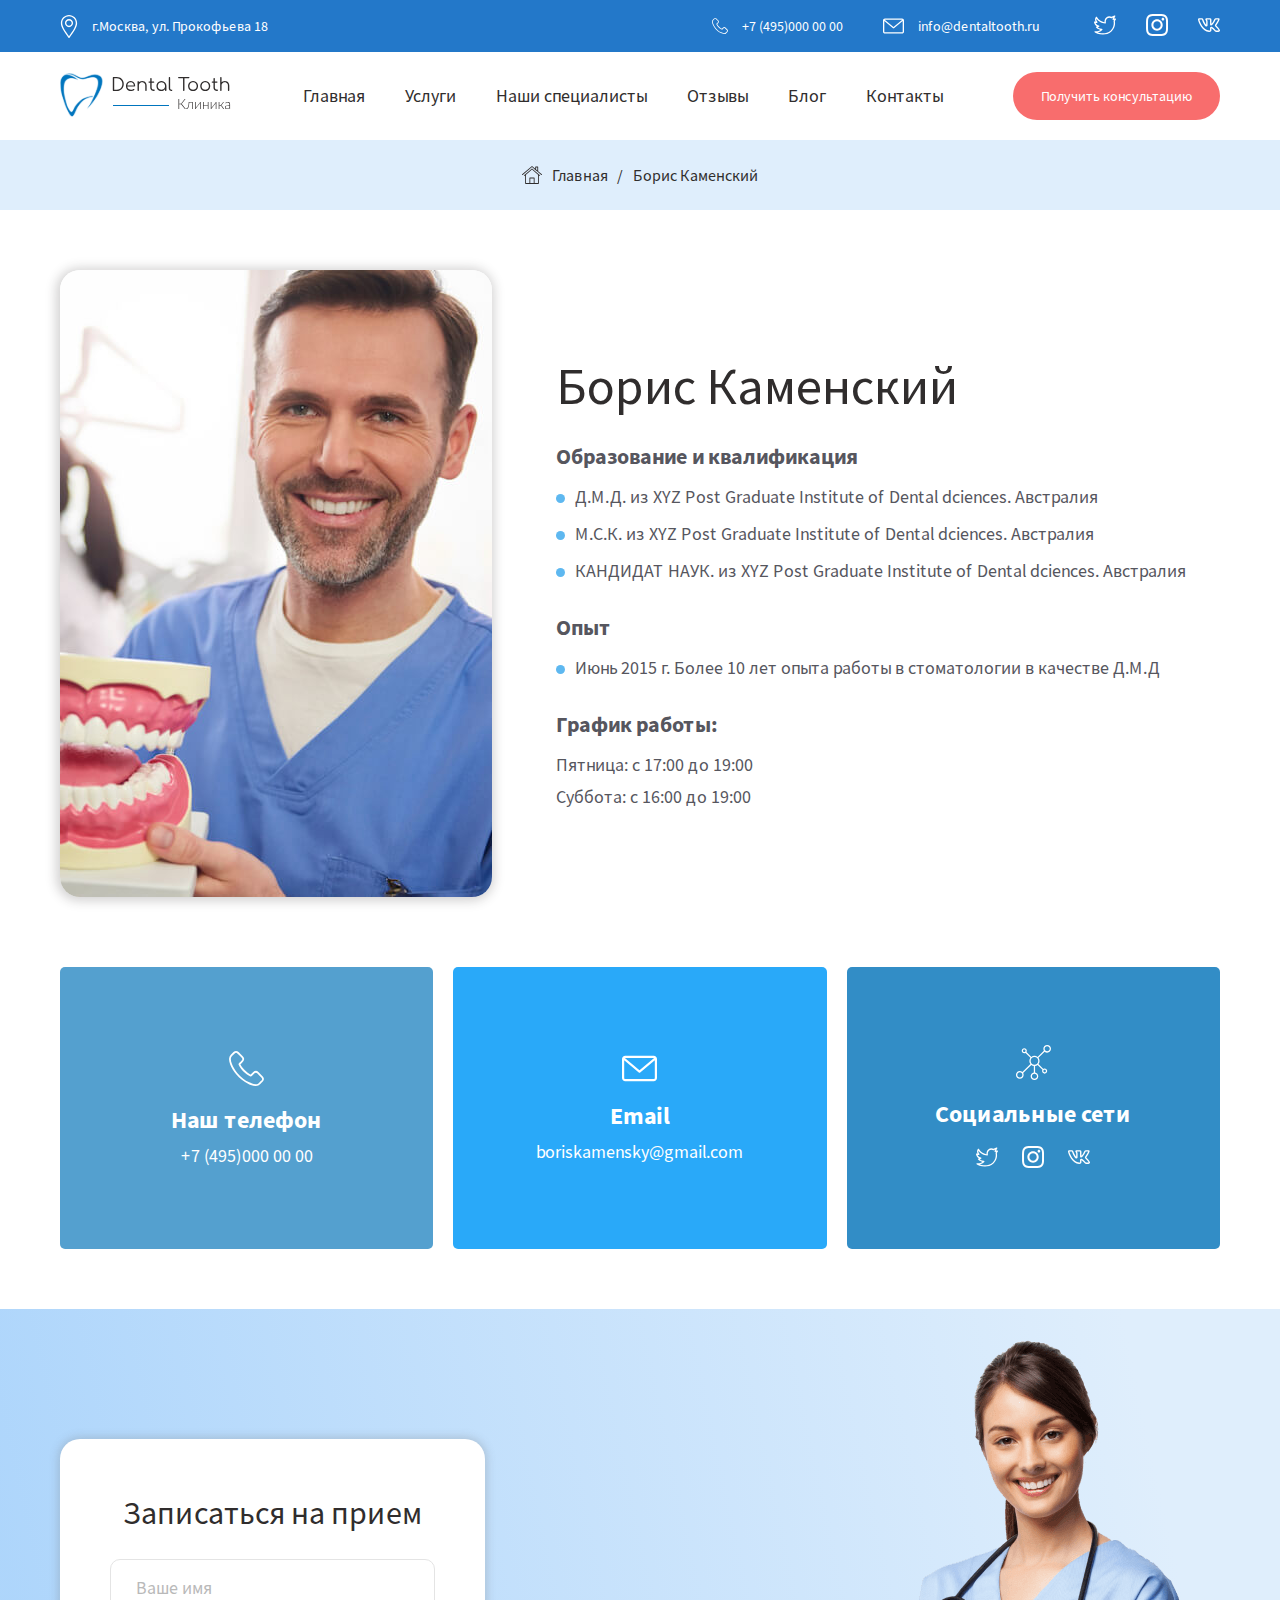
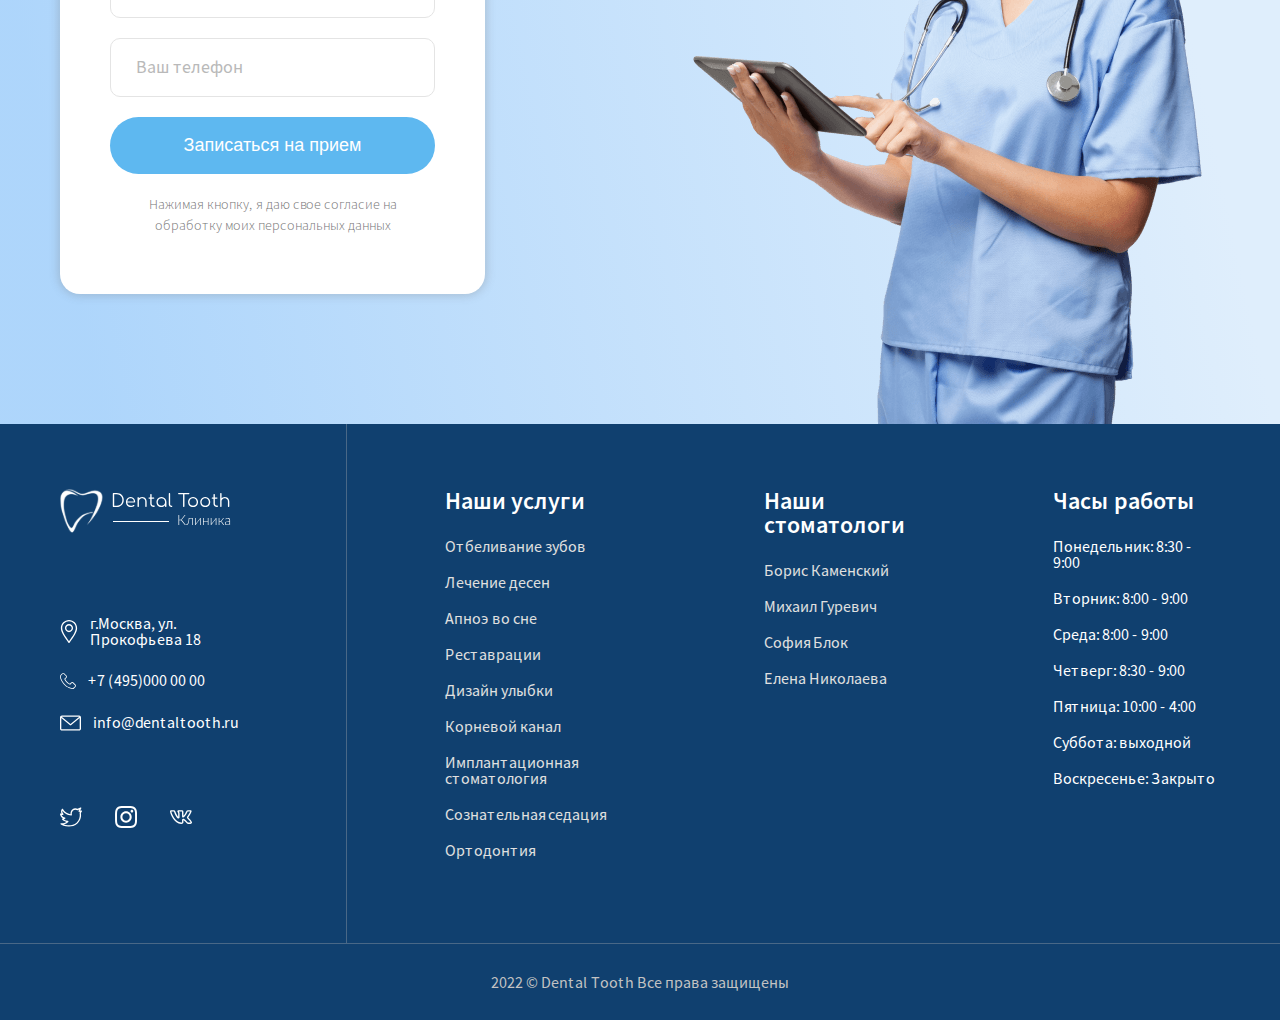
<file: dentist.html>
<!DOCTYPE html>
<html lang="ru">

<head>
	<meta charset="UTF-8">
	<meta http-equiv="X-UA-Compatible" content="IE=edge">
	<meta name="viewport" content="width=device-width, initial-scale=1" />
	<title>Dental Tooth</title>
	<link rel="stylesheet" href="fonts/stylesheet.css">
	<link rel="stylesheet" href="css/swiper-bundle.min.css">
	<link rel="stylesheet" href="css/magnific-popup.css">
	<link rel="stylesheet" href="css/style.css">
</head>

<body>
	<div class="callback-popup mfp-hide mfp-with-anim" id="callback-popup">
		<div class="callback-header">
			<div class="callback-logo">
				<img src="images/logo.svg" alt="Dental Tooth">
			</div>
			<button title="Close" type="button" class="mfp-close-custom">
				<svg width="19" height="19" viewBox="0 0 19 19" fill="none" xmlns="http://www.w3.org/2000/svg">
					<path
						d="M0.977032 19.0005C0.72675 19.0005 0.476467 18.9053 0.28631 18.7137C-0.0954366 18.3319 -0.0954366 17.713 0.28631 17.3313L17.3313 0.28631C17.713 -0.0954366 18.3319 -0.0954366 18.7137 0.28631C19.0954 0.668056 19.0954 1.28696 18.7137 1.66895L1.66895 18.7137C1.47736 18.9041 1.22708 19.0005 0.977032 19.0005V19.0005Z"
						fill="#F0DFDF" />
					<path
						d="M18.0232 19.0005C17.7729 19.0005 17.5229 18.9053 17.3325 18.7137L0.28631 1.66895C-0.0954366 1.28696 -0.0954366 0.668056 0.28631 0.28631C0.668056 -0.0954366 1.28696 -0.0954366 1.66895 0.28631L18.7137 17.3313C19.0954 17.713 19.0954 18.3319 18.7137 18.7137C18.5221 18.9041 18.2721 19.0005 18.0232 19.0005Z"
						fill="#F0DFDF" />
				</svg>
			</button>
		</div>
		<div class="callback-body">
			<div class="form-wrap">
				<h3 class="callback-form-title">Получить консультацию</h3>
				<div class="wpcf7">
					<form class="wpcf7-form init">
						<p><span class="wpcf7-form-control-wrap"><input size="40"
									class="wpcf7-form-control wpcf7-text wpcf7-validates-as-required" placeholder="Ваше имя"
									type="text"></span></p>
						<p><span class="wpcf7-form-control-wrap"><input size="40"
									class="wpcf7-form-control wpcf7-text wpcf7-validates-as-required input-phonemask"
									placeholder="Ваш телефон" type="text" name="phone"></span></p>
						<p><input class="wpcf7-form-control has-spinner wpcf7-submit" type="submit" value="Отправить"><span
								class="wpcf7-spinner"></span></p>
					</form>
				</div>
				<div class="form-agree">
					Нажимая кнопку, я даю свое согласие на обработку моих персональных данных
				</div>
			</div>
		</div>
	</div>
	<header class="header">
		<div class="header-top">
			<div class="container">
				<div class="header-top-row">
					<div class="header-top-location">
						<img src="images/location.svg" alt="Адрес">
						<span>г.Москва, ул. Прокофьева 18</span>
					</div>

					<div class="header-top-right">
						<a href="tel:4950000000" class="header-top-phone">
							<img src="images/phone.svg" alt="Телефон">
							<span>+7 (495)000 00 00</span>
						</a>
						<a href="malito:info@dentaltooth.ru" class="header-top-email">
							<img src="images/envelope.svg" alt="Email">
							<span>info@dentaltooth.ru</span>
						</a>

						<div class="header-top-social">
							<a href="#">
								<img src="images/twitter.svg" alt="Twitter">
							</a>
							<a href="#">
								<img src="images/instagram.svg" alt="Instagram">
							</a>
							<a href="#">
								<img src="images/vk.svg" alt="Vk">
							</a>
						</div>
					</div>
					<div class="hamburger">
						<img src="images/hamburger.svg" alt="Hamburger">
					</div>
				</div>
			</div>
		</div>

		<div class="header-bottom">
			<div class="container">
				<div class="header-bottom-row">
					<a href="#" class="header-logo">
						<img src="images/logo.svg" alt="Dental Tooth">
					</a>
					<nav class="menu-nav">
						<ul>
							<li><a href="#">Главная</a></li>
							<li><a href="#">Услуги</a></li>
							<li><a href="#">Наши специалисты</a></li>
							<li><a href="#">Отзывы</a></li>
							<li><a href="#">Блог</a></li>
							<li><a href="#">Контакты</a></li>
						</ul>
					</nav>
					<a href="#callback-popup" class="header-bottom-btn" data-effect="mfp-zoom-in">Получить консультацию</a>
				</div>
			</div>
		</div>

		<div class="mobile-menu">
			<div class="mobile-menu-header">
				<div class="mobile-menu-title">Меню</div>
				<div class="mobile-menu-close"><img src="images/close.svg" alt="Закрыть меню"></div>
			</div>
			<div class="mobile-menu-body">
				<a href="tel:4950000000" class="header-top-phone">
					<img src="images/phone.svg" alt="Телефон">
					<span>+7 (495) 000 00 00</span>
				</a>
				<a href="malito:info@dentaltooth.ru" class="header-top-email">
					<img src="images/envelope.svg" alt="Email">
					<span>info@dentaltooth.ru</span>
				</a>

				<div class="header-top-social">
					<a href="#">
						<img src="images/twitter.svg" alt="Twitter">
					</a>
					<a href="#">
						<img src="images/instagram.svg" alt="Instagram">
					</a>
					<a href="#">
						<img src="images/vk.svg" alt="Vk">
					</a>
				</div>

				<nav class="mobile-menu-nav">
					<ul>
						<li><a href="#">Главная</a></li>
						<li><a href="#">Услуги</a></li>
						<li><a href="#">Наши специалисты</a></li>
						<li><a href="#">Отзывы</a></li>
						<li><a href="#">Блог</a></li>
						<li><a href="#">Контакты</a></li>
					</ul>
				</nav>
			</div>
		</div>
	</header>


	<div class="s-breadcrumbs">
		<div class="container">
			<ul>
				<li>
					<a href="#">
						<svg width="25" height="25" viewBox="0 0 25 25" fill="none" xmlns="http://www.w3.org/2000/svg">
							<path
								d="M24.8102 11.6674L20.1975 7.72831C20.2028 7.70136 20.2082 7.67442 20.2136 7.64209V2.49053C20.2082 2.18337 19.9657 1.93549 19.6586 1.92472H17.0828C16.7864 1.92472 16.5439 2.18876 16.5439 2.49053V4.62444L12.8527 1.47746C12.6533 1.30502 12.357 1.30502 12.1522 1.47746L0.194741 11.662C-0.0369714 11.8506 -0.0639147 12.1901 0.124688 12.4218C0.313292 12.6535 0.652777 12.6805 0.88449 12.4919C0.889879 12.4865 0.889879 12.4865 0.895267 12.4811L12.5024 2.5983L16.6571 6.13865L19.1413 8.25101L24.115 12.4865C24.3413 12.6805 24.6808 12.6535 24.8748 12.4272C25.0634 12.2009 25.0365 11.8614 24.8102 11.6674ZM19.1305 6.81762L17.6217 5.5459V3.00784H19.1305V6.81762Z"
								fill="#302D2D" />
							<path
								d="M22.4338 12.7559L20.9196 11.4627L12.8528 4.57055C12.6534 4.39811 12.357 4.39811 12.1523 4.57055L4.08545 11.4627L2.57124 12.7559C2.34491 12.9499 2.31797 13.2894 2.51196 13.5157C2.70056 13.7421 3.03466 13.769 3.2556 13.5804L3.26098 13.575L3.93457 12.993V23.0968C3.93996 23.3985 4.18783 23.6464 4.4896 23.6518H20.5101C20.8119 23.6464 21.0597 23.4039 21.0651 23.0968V12.993L21.7387 13.575C21.8357 13.6558 21.9543 13.7043 22.0836 13.7043C22.2399 13.7043 22.3907 13.6343 22.4931 13.5157C22.6925 13.284 22.6602 12.9445 22.4338 12.7559ZM14.658 22.5687H10.3471V16.7489H14.658V22.5687ZM15.7357 22.5687V16.2262C15.7357 15.9299 15.5148 15.6712 15.2184 15.6712H9.78665C9.49028 15.6712 9.26934 15.9299 9.26934 16.2262V22.5687H5.0123V12.0716L12.5025 5.69139L19.9928 12.0716V22.5687H15.7357Z"
								fill="#302D2D" />
						</svg>
						Главная
					</a>
				</li>
				<li>/</li>
				<li>
					<a href="#">
						Борис Каменский
					</a>
				</li>
			</ul>
		</div>
	</div>


	<section class="s-dentist">
		<div class="container">

			<div class="dentist-row">
				<div class="dentist-left">
					<img src="images/dentist-igor.jpg" alt="Игорь Протопский">
				</div>

				<div class="dentist-right">
					<h1 class="def-title">Борис Каменский</h1>
					<div class="dentist-list">
						<h3 class="dentist-list-title">Образование и квалификация</h3>
						<ul>
							<li>Д.М.Д. из XYZ Post Graduate Institute of Dental dciences. Австралия</li>
							<li>М.С.К. из XYZ Post Graduate Institute of Dental dciences. Австралия</li>
							<li>КАНДИДАТ НАУК. из XYZ Post Graduate Institute of Dental dciences. Австралия</li>
						</ul>
					</div>
					<div class="dentist-list">
						<h3 class="dentist-list-title">Опыт</h3>
						<ul>
							<li>Июнь 2015 г. Более 10 лет опыта работы в стоматологии в качестве Д.М.Д</li>
						</ul>
					</div>
					<div class="dentist-list dentist-schedule">
						<h3 class="dentist-list-title">График работы:</h3>
						<div class="dentist-schedule-item">Пятница: с 17:00 до 19:00</div>
						<div class="dentist-schedule-item">Суббота: с 16:00 до 19:00</div>
					</div>
				</div>
			</div>

			<div class="contacts-row dentist-contacts-row">
				<div class="contacts-item">
					<div class="contacts-icon">
						<img src="images/phone.svg" alt="Телефон">
					</div>
					<div class="contacts-name">Наш телефон</div>
					<div class="contacts-descr">
						+7 (495)000 00 00
					</div>
				</div>

				<div class="contacts-item">
					<div class="contacts-icon">
						<img src="images/envelope.svg" alt="Email">
					</div>
					<div class="contacts-name">Email</div>
					<div class="contacts-descr">
						boriskamensky@gmail.com
					</div>
				</div>

				<div class="contacts-item">
					<div class="contacts-icon">
						<img src="images/molekula.svg" alt="Мы в социальных сетях">
					</div>
					<div class="contacts-name">Социальные сети</div>
					<div class="contacts-descr">
						<div class="contacts-social">
							<a href="#">
								<img src="images/twitter.svg" alt="Twitter">
							</a>
							<a href="#">
								<img src="images/instagram.svg" alt="Instagram">
							</a>
							<a href="#">
								<img src="images/vk.svg" alt="Vk">
							</a>
						</div>
					</div>
				</div>
			</div>

		</div>
	</section>


	<section class="s-form">
		<div class="container">
			<div class="form-row">
				<div class="form-wrap">
					<h3 class="form-title">Записаться на прием</h3>
					<div class="wpcf7">
						<form class="wpcf7-form init">
							<p><span class="wpcf7-form-control-wrap"><input size="40"
										class="wpcf7-form-control wpcf7-text wpcf7-validates-as-required" placeholder="Ваше имя"
										type="text"></span></p>
							<p><span class="wpcf7-form-control-wrap"><input size="40"
										class="wpcf7-form-control wpcf7-text wpcf7-validates-as-required input-phonemask"
										placeholder="Ваш телефон" type="text" name="phone"></span></p>
							<p><input class="wpcf7-form-control has-spinner wpcf7-submit" type="submit"
									value="Записаться на прием"><span class="wpcf7-spinner"></span></p>
						</form>
					</div>
					<div class="form-agree">
						Нажимая кнопку, я даю свое согласие на обработку моих персональных данных
					</div>
				</div>

				<div class="form-image">
					<img src="images/form-girl.png" alt="Записаться на прием">
				</div>
			</div>
		</div>
	</section>

	<footer class="site-footer">
		<div class="container">
			<div class="footer-row">
				<div class="footer-left">
					<a href="/" class="footer-logo">
						<img src="images/footer-logo.svg" alt="Dental Tooth">
					</a>
					<div class="footer-info">
						<div class="footer-info-item">
							<span class="footer-info-icon">
								<img src="images/location.svg" alt="Локация">
							</span>
							<span>г.Москва, ул. Прокофьева 18</span>
						</div>

						<div class="footer-info-item">
							<span class="footer-info-icon">
								<img src="images/phone.svg" alt="Телефон">
							</span>
							<span>+7 (495)000 00 00</span>
						</div>

						<div class="footer-info-item">
							<span class="footer-info-icon">
								<img src="images/envelope.svg" alt="Email">
							</span>
							<span>info@dentaltooth.ru</span>
						</div>
					</div>

					<div class="footer-social">
						<a href="#">
							<img src="images/twitter.svg" alt="Twitter">
						</a>
						<a href="#">
							<img src="images/instagram.svg" alt="Instagram">
						</a>
						<a href="#">
							<img src="images/vk.svg" alt="Vk">
						</a>
					</div>
				</div>

				<div class="footer-right">

					<div class="footer-menu">
						<div class="footer-title">Наши услуги</div>
						<ul>
							<li><a href="#">Отбеливание зубов</a></li>
							<li><a href="#">Лечение десен</a></li>
							<li><a href="#">Апноэ во сне</a></li>
							<li><a href="#">Реставрации</a></li>
							<li><a href="#">Дизайн улыбки</a></li>
							<li><a href="#">Корневой канал</a></li>
							<li><a href="#">Имплантационная стоматология</a></li>
							<li><a href="#">Сознательная седация</a></li>
							<li><a href="#">Ортодонтия</a></li>
						</ul>
					</div>

					<div class="footer-menu">
						<div class="footer-title">Наши стоматологи</div>
						<ul>
							<li><a href="#">Борис Каменский</a></li>
							<li><a href="#">Михаил Гуревич</a></li>
							<li><a href="#">София Блок</a></li>
							<li><a href="#">Елена Николаева</a></li>
						</ul>
					</div>

					<div class="footer-menu">
						<div class="footer-title">Часы работы</div>
						<ul>
							<li>Понедельник: 8:30 - 9:00</li>
							<li>Вторник: 8:00 - 9:00</li>
							<li>Среда: 8:00 - 9:00</li>
							<li>Четверг: 8:30 - 9:00</li>
							<li>Пятница: 10:00 - 4:00</li>
							<li>Суббота: выходной</li>
							<li>Воскресенье: Закрыто</li>
						</ul>
					</div>

				</div>
			</div>
		</div>

		<div class="footer-copyright">
			<div class="container">
				<div>
					2022 © Dental Tooth Все права защищены
				</div>
			</div>
		</div>
	</footer>


	<script src="js/swiper-bundle.min.js"></script>
	<script src="js/jquery-3.6.4.min.js"></script>
	<script src="js/jquery.magnific-popup.min.js"></script>
	<script src="js/script.js"></script>
</body>

</html>
</file>
<file: fonts/stylesheet.css>
@font-face {
    font-family: 'Source Sans Pro';
    src: local('Source Sans Pro Black'), local('SourceSansPro-Black'),
        url('SourceSansPro-Black.woff2') format('woff2'),
        url('SourceSansPro-Black.woff') format('woff');
    font-weight: 900;
    font-style: normal;
    font-display: swap;
}

@font-face {
    font-family: 'Source Sans Pro';
    src: local('Source Sans Pro ExtraLight'), local('SourceSansPro-ExtraLight'),
        url('SourceSansPro-ExtraLight.woff2') format('woff2'),
        url('SourceSansPro-ExtraLight.woff') format('woff');
    font-weight: 200;
    font-style: normal;
    font-display: swap;
}

@font-face {
    font-family: 'Source Sans Pro';
    src: local('Source Sans Pro Bold'), local('SourceSansPro-Bold'),
        url('SourceSansPro-Bold.woff2') format('woff2'),
        url('SourceSansPro-Bold.woff') format('woff');
    font-weight: bold;
    font-style: normal;
    font-display: swap;
}

@font-face {
    font-family: 'Source Sans Pro';
    src: local('Source Sans Pro SemiBold'), local('SourceSansPro-SemiBold'),
        url('SourceSansPro-SemiBold.woff2') format('woff2'),
        url('SourceSansPro-SemiBold.woff') format('woff');
    font-weight: 600;
    font-style: normal;
    font-display: swap;
}

@font-face {
    font-family: 'Source Sans Pro';
    src: local('Source Sans Pro'), local('SourceSansPro-Regular'),
        url('SourceSansPro-Regular.woff2') format('woff2'),
        url('SourceSansPro-Regular.woff') format('woff');
    font-weight: normal;
    font-style: normal;
    font-display: swap;
}

@font-face {
    font-family: 'Source Sans Pro';
    src: local('Source Sans Pro Light'), local('SourceSansPro-Light'),
        url('SourceSansPro-Light.woff2') format('woff2'),
        url('SourceSansPro-Light.woff') format('woff');
    font-weight: 300;
    font-style: normal;
    font-display: swap;
}
</file>
<file: css/style.css>
html,
body,
div,
span,
applet,
object,
iframe,
h1,
h2,
h3,
h4,
h5,
h6,
p,
blockquote,
pre,
a,
abbr,
acronym,
address,
big,
cite,
code,
del,
dfn,
em,
img,
ins,
kbd,
q,
s,
samp,
small,
strike,
strong,
sub,
sup,
tt,
var,
b,
u,
i,
center,
dl,
dt,
dd,
ol,
ul,
li,
fieldset,
form,
label,
legend,
table,
caption,
tbody,
tfoot,
thead,
tr,
th,
td,
article,
aside,
canvas,
details,
embed,
figure,
figcaption,
footer,
header,
hgroup,
menu,
nav,
output,
ruby,
section,
summary,
time,
mark,
audio,
video {
  margin: 0;
  padding: 0;
  border: 0;
  font-size: 100%;
  font: inherit;
  vertical-align: baseline;
}
* {
  box-sizing: border-box;
}
/* HTML5 display-role reset for older browsers */
article,
aside,
details,
figcaption,
figure,
footer,
header,
hgroup,
menu,
nav,
section {
  display: block;
}
html,
body {
  overflow-x: hidden;
}
body {
  line-height: 1;
  font-family: "Source Sans Pro";
  color: #302d2d;
  position: relative;
}
a {
  text-decoration: none;
}
ol,
ul {
  list-style: none;
}
blockquote,
q {
  quotes: none;
}
blockquote:before,
blockquote:after,
q:before,
q:after {
  content: "";
  content: none;
}
table {
  border-collapse: collapse;
  border-spacing: 0;
}
h1 {
  font-weight: 700;
  font-size: 62px;
}
.def-title-wrapper {
  max-width: 470px;
  margin: 0 auto 45px auto;
  text-align: center;
}
.def-title-wrapper .def-description {
  font-weight: 300;
}
.def-title {
  font-size: 46px;
  line-height: 55px;
  margin-bottom: 20px;
}

.def-title .title-bold {
  font-weight: 700;
  color: #2378c9;
}
strong {
  font-weight: 700;
}

.container {
  max-width: 1200px;
  margin: 0 auto;
  padding: 0 20px;
}

.s-breadcrumbs {
  background-color: #dfeefc;
  padding: 25px 0;
  text-align: center;
}
.s-breadcrumbs ul {
  display: flex;
  align-items: center;
  justify-content: center;
}
.s-breadcrumbs ul li {
  display: flex;
}
.s-breadcrumbs ul li:nth-last-child(n + 2) {
  margin-right: 10px;
}
.s-breadcrumbs ul li a {
  color: #302d2d;
  display: flex;
  align-items: center;
}
.s-breadcrumbs ul li a svg {
  vertical-align: middle;
  width: 20px;
  height: 20px;
  margin-right: 10px;
}
.mfp-container {
  padding: 50px 20px;
}
/* Callback START */
.mfp-bg {
  background: rgba(48, 45, 45, 0.45);
}
.callback-popup {
  background-color: #fff;
  box-shadow: 0px 0px 8px 2px rgba(108, 108, 108, 0.25);
  border-radius: 20px;
  display: block;
  max-width: 425px;
  position: relative;
  z-index: 1;
  margin: 0 auto;
}
.callback-popup .form-wrap {
  padding: 0;
  box-shadow: none;
  border-radius: 0;
  max-width: 100%;
}
.callback-header {
  padding: 18px 28px;
  border-bottom: 1px solid #f0f0f0;
  display: flex;
  align-items: center;
  justify-content: space-between;
}
.mfp-close-custom {
  background: none;
  border: 0;
  cursor: pointer;
}
.callback-logo img {
  max-width: 100px;
}

.callback-body {
  padding: 18px 28px 40px 28px;
}
.callback-form-title {
  font-size: 26px;
  text-align: center;
  margin-bottom: 20px;
}

/* ====== Zoom effect ====== */
.mfp-zoom-in {
  /* start state */
  /* animate in */
  /* animate out */
}
.mfp-zoom-in .mfp-with-anim {
  opacity: 0;
  transition: all 0.2s ease-in-out;
  transform: scale(0.8);
}
.mfp-zoom-in.mfp-bg {
  opacity: 0;
  transition: all 0.3s ease-out;
}
.mfp-zoom-in.mfp-ready .mfp-with-anim {
  opacity: 1;
  transform: scale(1);
}
.mfp-zoom-in.mfp-ready.mfp-bg {
  opacity: 0.8;
}
.mfp-zoom-in.mfp-removing .mfp-with-anim {
  transform: scale(0.8);
  opacity: 0;
}
.mfp-zoom-in.mfp-removing.mfp-bg {
  opacity: 0;
}

/* ====== Newspaper effect ====== */
.mfp-newspaper {
  /* start state */
  /* animate in */
  /* animate out */
}
.mfp-newspaper .mfp-with-anim {
  opacity: 0;
  -webkit-transition: all 0.2s ease-in-out;
  transition: all 0.5s;
  transform: scale(0) rotate(500deg);
}
.mfp-newspaper.mfp-bg {
  opacity: 0;
  transition: all 0.5s;
}
.mfp-newspaper.mfp-ready .mfp-with-anim {
  opacity: 1;
  transform: scale(1) rotate(0deg);
}
.mfp-newspaper.mfp-ready.mfp-bg {
  opacity: 0.8;
}
.mfp-newspaper.mfp-removing .mfp-with-anim {
  transform: scale(0) rotate(500deg);
  opacity: 0;
}
.mfp-newspaper.mfp-removing.mfp-bg {
  opacity: 0;
}

/* ====== Move-horizontal effect ====== */
.mfp-move-horizontal {
  /* start state */
  /* animate in */
  /* animate out */
}
.mfp-move-horizontal .mfp-with-anim {
  opacity: 0;
  transition: all 0.3s;
  transform: translateX(-50px);
}
.mfp-move-horizontal.mfp-bg {
  opacity: 0;
  transition: all 0.3s;
}
.mfp-move-horizontal.mfp-ready .mfp-with-anim {
  opacity: 1;
  transform: translateX(0);
}
.mfp-move-horizontal.mfp-ready.mfp-bg {
  opacity: 0.8;
}
.mfp-move-horizontal.mfp-removing .mfp-with-anim {
  transform: translateX(50px);
  opacity: 0;
}
.mfp-move-horizontal.mfp-removing.mfp-bg {
  opacity: 0;
}

/* ====== Move-from-top effect ====== */
.mfp-move-from-top {
  /* start state */
  /* animate in */
  /* animate out */
}
.mfp-move-from-top .mfp-content {
  vertical-align: top;
}
.mfp-move-from-top .mfp-with-anim {
  opacity: 0;
  transition: all 0.2s;
  transform: translateY(-100px);
}
.mfp-move-from-top.mfp-bg {
  opacity: 0;
  transition: all 0.2s;
}
.mfp-move-from-top.mfp-ready .mfp-with-anim {
  opacity: 1;
  transform: translateY(0);
}
.mfp-move-from-top.mfp-ready.mfp-bg {
  opacity: 0.8;
}
.mfp-move-from-top.mfp-removing .mfp-with-anim {
  transform: translateY(-50px);
  opacity: 0;
}
.mfp-move-from-top.mfp-removing.mfp-bg {
  opacity: 0;
}

/* ====== 3d unfold ====== */
.mfp-3d-unfold {
  /* start state */
  /* animate in */
  /* animate out */
}
.mfp-3d-unfold .mfp-content {
  perspective: 2000px;
}
.mfp-3d-unfold .mfp-with-anim {
  opacity: 0;
  transition: all 0.3s ease-in-out;
  transform-style: preserve-3d;
  transform: rotateY(-60deg);
}
.mfp-3d-unfold.mfp-bg {
  opacity: 0;
  transition: all 0.5s;
}
.mfp-3d-unfold.mfp-ready .mfp-with-anim {
  opacity: 1;
  transform: rotateY(0deg);
}
.mfp-3d-unfold.mfp-ready.mfp-bg {
  opacity: 0.8;
}
.mfp-3d-unfold.mfp-removing .mfp-with-anim {
  transform: rotateY(60deg);
  opacity: 0;
}
.mfp-3d-unfold.mfp-removing.mfp-bg {
  opacity: 0;
}

/* ====== Zoom-out effect ====== */
.mfp-zoom-out {
  /* start state */
  /* animate in */
  /* animate out */
}
.mfp-zoom-out .mfp-with-anim {
  opacity: 0;
  transition: all 0.3s ease-in-out;
  transform: scale(1.3);
}
.mfp-zoom-out.mfp-bg {
  opacity: 0;
  transition: all 0.3s ease-out;
}
.mfp-zoom-out.mfp-ready .mfp-with-anim {
  opacity: 1;
  transform: scale(1);
}
.mfp-zoom-out.mfp-ready.mfp-bg {
  opacity: 0.8;
}
.mfp-zoom-out.mfp-removing .mfp-with-anim {
  transform: scale(1.3);
  opacity: 0;
}
.mfp-zoom-out.mfp-removing.mfp-bg {
  opacity: 0;
}

.mfp-with-fade .mfp-content,
.mfp-with-fade.mfp-bg {
  opacity: 0;
  transition: opacity 0.5s ease-out;
}
.mfp-with-fade.mfp-ready .mfp-content {
  opacity: 1;
}
.mfp-with-fade.mfp-ready.mfp-bg {
  opacity: 0.8;
}
.mfp-with-fade.mfp-removing.mfp-bg {
  opacity: 0;
}
/* Callback END */

/* Header START */
.header-top {
  background-color: #2378c9;
  padding: 14px 0;
}
.header-top-row {
  display: flex;
  align-items: center;
  color: #fff;
  font-size: 14px;
}
.header-top-row a {
  color: #fff;
}
.header-top-location {
  display: flex;
  align-items: center;
}
.header-top-location img {
  margin-right: 14px;
}

.header-top-right {
  display: flex;
  align-items: center;
  margin-left: auto;
}
.header-top-phone {
  margin-right: 40px;
}
.header-top-email {
  margin-right: 55px;
}
.header-top-phone,
.header-top-email {
  display: flex;
  align-items: center;
}
.header-top-phone img,
.header-top-email img {
  margin-right: 14px;
}

.header-top-social {
  display: flex;
  align-items: center;
}
.header-top-social a:nth-last-child(n + 2) {
  margin-right: 30px;
}
.header-top-social a img {
  max-width: 22px;
}
.header-top-social a:hover {
  transition: 0.3s ease;
  transform: rotate(360deg);
}

.header-bottom {
  padding: 20px 0;
  box-shadow: 1px 2px 2px -1px rgba(48, 44, 44, 0.18);
}
.header-bottom-row {
  display: flex;
  align-items: center;
  justify-content: space-between;
}
.header-logo img {
  max-width: 172px;
}
.menu-nav ul {
  display: flex;
  align-items: center;
}
.menu-nav ul li:nth-last-child(n + 2) {
  margin-right: 40px;
}
.menu-nav ul li a {
  color: #302d2d;
  font-size: 18px;
  transition: 0.35s ease;
}
.menu-nav ul li a:hover {
  color: #2378c9;
}
.header-bottom-btn {
  background-color: #f86d6d;
  color: #fff;
  padding: 17px 28px;
  border-radius: 26px;
  font-size: 14px;
  text-align: center;
  transition: 0.35s ease;
}
.header-bottom-btn:hover {
  background-color: #e25e5e;
}

.hamburger {
  margin-left: auto;
  cursor: pointer;
}
.hamburger img {
  width: 30px;
}

.mobile-menu {
  background-color: #0e6eaa;
  box-shadow: -2px 4px 4px 3px rgba(49, 46, 46, 0.09);
  position: absolute;
  top: 0;
  left: 0;
  width: 100%;
  padding: 20px;
  transition: 0.5s ease;
  transform: translateX(110%);
  z-index: 12;
}
.mobile-menu.is-active {
  transform: none;
}
.mobile-menu-header {
  display: flex;
  align-items: center;
  justify-content: space-between;
  color: #fff;
  font-size: 22px;
  margin-bottom: 30px;
  padding-bottom: 15px;
  position: relative;
}
.mobile-menu-header::after {
  content: "";
  height: 1px;
  width: calc(100% + 40px);
  background-color: rgba(217, 214, 214, 0.56);
  display: block;
  position: absolute;
  bottom: 0;
  left: -20px;
}

.mobile-menu-body {
  text-align: center;
}
.mobile-menu-body a {
  color: #fff;
}
.mobile-menu-body .header-top-phone,
.mobile-menu-body .header-top-email,
.mobile-menu-body .header-top-social {
  justify-content: center;
  margin-right: 0;
  margin-bottom: 30px;
}

.mobile-menu-nav {
  margin-top: 50px;
}
.mobile-menu-nav li {
  margin-bottom: 30px;
}
/* Header END */

/* Banner START */
.s-banner {
  background-color: #0e6eaa;
  color: #fff;
}
.banner-row {
  display: flex;
  align-items: center;
}
.banner-subtitle {
  font-size: 14px;
  color: #c5c1fe;
  position: relative;
  margin-bottom: 10px;
}
.banner-subtitle::before {
  content: "";
  display: block;
  height: 1px;
  width: 100%;
  position: absolute;
  top: 50%;
  transform: translateY(-50%);
  left: calc(-100% - 16px);
  background-color: #c5c1fe;
}

.banner-title {
  font-size: 62px;
  margin-bottom: 20px;
}
.banner-description {
  font-size: 18px;
  line-height: 23px;
  margin-bottom: 25px;
}
.banner-btn {
  background-color: #5eb8f0;
  padding: 18px 44px;
  border-radius: 28px;
  display: inline-block;
  color: #fff;
  font-size: 18px;
  text-align: center;
}
.banner-left {
  max-width: 485px;
}

.banner-right {
  position: relative;
  margin-left: auto;
  margin-right: 154px;
}
.banner-logo {
  position: absolute;
  top: 175px;
  right: -90px;
  max-width: 340px;
  width: 100%;
}
.banner-image {
  max-width: 483px;
  width: 100%;
  position: relative;
  z-index: 1;
  display: block;
}
.banner-circle {
  width: 218px;
  height: 22px;
  display: block;
  background-color: #fff;
  box-shadow: 0px 4px 133px 239px rgba(255, 255, 255, 0.1);
  position: absolute;
  top: 330px;
  left: 50%;
  transform: translateX(-50%);
  border-radius: 100%;
}
/* Banner END */

/* About START */
.s-about {
  padding: 110px 0;
}
.about-row {
  display: flex;
  align-items: center;
  column-gap: 60px;
}
.about-left img {
  max-width: 488px;
}
.about-right {
  max-width: 680px;
}
.about-right .def-title {
  text-align: left;
}
.about-description {
  font-size: 18px;
  color: #6b6868;
  line-height: 28px;
  margin-bottom: 22px;
}
.about-list-title {
  font-size: 18px;
  margin-bottom: 18px;
}
.about-list-wrap ul {
  column-count: 2;
}
.about-list-wrap ul li {
  font-size: 20px;
  margin-bottom: 20px;
}
.about-list-wrap ul li::before {
  content: "";
  display: inline-block;
  width: 14px;
  height: 14px;
  border-radius: 100%;
  background-color: #2378c9;
  margin-right: 22px;
}
/* About END */

/* Features START */
.s-features {
  background-color: #dfeefc;
  padding: 94px 0;
}
.features-row {
  display: flex;
  justify-content: space-between;
  column-gap: 70px;
}
.features-item {
  text-align: center;
  width: 33.3%;
  margin: 0 auto;
}
.features-icon {
  margin-bottom: 25px;
}
.features-icon img {
  max-width: 99px;
}
.features-title {
  font-size: 24px;
  max-width: 300px;
  margin: 0 auto 15px auto;
  line-height: 1.3;
}
.features-description {
  color: #56565e;
  font-size: 18px;
  line-height: 1.3;
}
/* Features END */

/* Specialists START */
.s-specialists {
  padding: 90px 0;
}
.specialists-row {
  display: flex;
  column-gap: 20px;
}
.specialists-item {
  width: 25%;
  border-radius: 20px;
  box-shadow: 0px 0px 8px -1px rgba(29, 28, 28, 0.28);
  overflow: hidden;
  display: block;
  background-color: #2378c9;
}
.specialists-image img {
  width: 100%;
}
.specialists-footer {
  padding: 22px 24px;
  color: #fff;
}
.specialists-name {
  font-weight: 700;
  font-size: 18px;
  margin-bottom: 7px;
}
.specialists-profi {
  font-size: 14px;
}
/* Specialists END */

/* Price START */
.s-price {
  padding: 75px 0;
  background-repeat: no-repeat;
  background-size: cover;
  background: linear-gradient(
    257.92deg,
    #dfeefc 11.01%,
    rgba(167, 210, 251, 0.92) 92.77%
  );
  position: relative;
}
.s-price::after {
  content: "";
  background-image: url("../images/price-image.png");
  background-size: 100% 100%;
  width: 731px;
  height: 731px;
  display: block;
  position: absolute;
  right: 0;
  top: 0;
}
.s-price .def-title {
  margin-bottom: 5px;
}
.s-price .def-title-wrapper {
  margin-bottom: 70px;
}
.price-wrap {
  background-color: #5eb8f0;
  border-radius: 20px;
  padding: 50px 60px;
  display: inline-block;
  color: #fff;
  position: relative;
  z-index: 1;
}
.price-list-wrap li {
  display: flex;
  align-items: center;
  justify-content: space-between;
  border-bottom: 1px dashed #fff;
  padding-bottom: 15px;
}
.price-list-wrap li:nth-last-child(n + 2) {
  margin-bottom: 28px;
}
.price-list-wrap li span:last-child {
  font-weight: 700;
}
/* Price END */

/* News START */
.s-news {
  padding: 100px 0;
}
.news-row {
  display: grid;
  grid-template-columns: repeat(3, 1fr);
  grid-gap: 20px;
}
.news-item {
  padding: 15px 15px 50px 15px;
  background-color: #f6f6f6;
  border-radius: 20px;
  position: relative;
}
.news-thumb {
  border-radius: 19px;
  overflow: hidden;
  margin-bottom: 25px;
}
.news-thumb img {
  width: 100%;
  height: 100%;
  object-fit: cover;
  display: block;
}

.news-body {
  padding: 0 15px 15px 15px;
}
.news-top-line {
  margin-bottom: 15px;
  display: flex;
  justify-content: space-between;
  align-items: center;
  color: #a9a9a9;
  font-size: 14px;
}
.news-top-line strong {
  color: #302d2d;
}
.news-title {
  font-size: 22px;
  line-height: 1.2;
  margin-bottom: 16px;
}
.news-title a {
  color: #302d2d;
}

.news-description {
  color: #56565e;
  margin-bottom: 25px;
  line-height: 1.3;
}
.news-readmore {
  background-color: #5eb8f0;
  border-radius: 30px;
  font-size: 18px;
  display: block;
  width: calc(100% - 60px);
  text-align: center;
  padding: 15px;
  color: #fff;
  position: absolute;
  bottom: 20px;
  left: 50%;
  transform: translateX(-50%);
}
/* News END */

/* Reviews START */
.s-reviews {
  padding: 90px 30px;
  position: relative;
}
.s-reviews .swiper-pagination {
  display: none;
  bottom: -19px;
}

.s-reviews::after {
  content: "";
  display: block;
  width: 100%;
  height: 100%;
  position: absolute;
  top: 0;
  left: 0;
  background-color: rgba(50, 48, 48, 0.39);
}
.reviews-wrap {
  background: rgba(255, 255, 255, 0.9);
  border-radius: 20px;
  padding: 55px 30px 70px 30px;
  position: relative;
  z-index: 1;
}
.s-reviews .def-title {
  text-align: center;
  margin-bottom: 60px;
}
.reviews-row {
  display: flex;
  max-width: 780px;
  margin: 0 auto;
}
.reviews-row::after {
  content: "";
  background-image: url("../images/quote.svg");
  background-size: 100% 100%;
  background-repeat: no-repeat;
  background-position: center center;
  width: 84px;
  height: 64px;
  display: block;
  position: absolute;
  top: -28px;
  left: 50%;
  transform: translateX(-50%);
  margin-left: 55px;
}
.reviews-avatar {
  border-radius: 100%;
  min-width: 240px;
  height: 240px;
  overflow: hidden;
  margin-right: 42px;
}
.reviews-avatar img {
  width: 100%;
  height: 100%;
  object-fit: cover;
}
.reviews-text {
  color: #6b6868;
  font-size: 18px;
  margin-bottom: 35px;
  line-height: 1.6;
}
.reviews-bottom {
  display: flex;
  align-items: center;
  justify-content: space-between;
}
.reviews-name {
  font-size: 30px;
  color: #2378c9;
  font-weight: 700;
}
.reviews-social {
  display: flex;
  align-items: center;
}
.reviews-social a {
  display: flex;
  justify-content: center;
  align-items: center;
  width: 40px;
  height: 40px;
  border-radius: 100%;
  background-color: #e7e7e7;
  text-align: center;
  transition: background-color 0.5s ease;
}
.reviews-social a:nth-last-child(n + 2) {
  margin-right: 20px;
}
.reviews-social a:hover {
  background-color: #2378c9;
}
.reviews-social a svg {
  visibility: visible;
}
.reviews-social a svg path {
  transition: fill 0.5s ease;
}
.reviews-social a:hover svg path {
  fill: #fff;
}

.reviews-swiper {
  overflow: visible;
}
.s-reviews .swiper-button-prev,
.s-reviews .swiper-button-next {
  color: #fff;
  background-color: #5eb8f0;
  border-radius: 100%;
  min-width: 60px;
  height: 60px;
  top: calc(50% - 30px);
  transform: translateY(-50%);
}
.s-reviews .swiper-button-prev {
  left: -60px;
}
.s-reviews .swiper-button-next {
  right: -60px;
}
.s-reviews .swiper-button-next:after,
.s-reviews .swiper-button-prev:after {
  font-size: 24px;
  font-weight: 900;
}
.s-reviews .swiper-slide {
  opacity: 0;
  visibility: hidden;
  transition: opacity 0.5s ease-in-out, visibility 0.5s ease-in-out;
}
.s-reviews .swiper-slide-active {
  opacity: 1;
  visibility: visible !important;
}
/* Reviews END */

/* Form START */
.s-form {
  background: linear-gradient(
    257.92deg,
    #dfeefc 11.01%,
    rgba(167, 210, 251, 0.92) 92.77%
  );
  position: relative;
}
.s-form .container {
  position: relative;
  padding: 130px 20px;
}
.form-row {
  display: flex;
  align-items: center;
}
.form-wrap {
  background-color: #fff;
  box-shadow: 0px 0px 8px 2px rgba(108, 108, 108, 0.25);
  border-radius: 20px;
  padding: 58px 50px;
  display: inline-block;
  max-width: 425px;
  position: relative;
  z-index: 1;
}
.form-title {
  font-size: 32px;
  margin-bottom: 30px;
  text-align: center;
}
.form-wrap input {
  appearance: none;
  border: 1px solid #e4e4e4;
  padding: 18px 25px;
  border-radius: 10px;
  font-size: 18px;
  outline: none;
  margin-bottom: 20px;
  width: 100%;
}
.form-wrap input::placeholder {
  font-family: "Source Sans Pro";
  color: #b9b9b9;
}
.form-wrap input[type="submit"] {
  appearance: none;
  background-color: #5eb8f0;
  padding: 18px;
  border-radius: 30px;
  color: #fff;
  cursor: pointer;
  width: 100%;
  transition: background-color 0.35s ease;
  border: none;
}
.form-wrap input[type="submit"]:hover {
  background-color: #51a8de;
}
.form-agree {
  max-width: 280px;
  font-size: 14px;
  color: #747474;
  line-height: 1.5;
  text-align: center;
  margin: 0 auto;
  font-weight: 300;
}

.form-image {
  position: absolute;
  bottom: 0;
  right: 0;
}
.form-image img {
  display: block;
}
/* Form END */

/* Blog page START */
.s-blog {
  padding: 50px 0;
}
/* Blog page END */

/* Single START */
.s-single {
  padding: 50px 0;
}
.single-thumbnail {
  border-radius: 20px;
  overflow: hidden;
  margin-bottom: 35px;
}
.single-thumbnail img {
  display: block;
  object-fit: cover;
  object-position: center center;
  width: 100%;
  height: 100%;
}
.s-single .news-top-line {
  justify-content: start;
}
.s-single .news-date {
  margin-right: 25px;
}
.single-title {
  font-size: 48px;
  font-weight: 400;
  max-width: 645px;
  line-height: 1.1;
  margin-bottom: 25px;
}
.single-content {
  margin-bottom: 60px;
}
.s-single h3,
.s-single h4,
.s-single h5,
.s-single h6 {
  font-weight: 700;
  color: #535050;
  margin-bottom: 15px;
}
.s-single h3 {
  font-size: 28px;
}
.s-single h4 {
  font-size: 24px;
}
.s-single h5 {
  font-size: 20px;
}
.s-single h6 {
  font-size: 16px;
}
.s-single p {
  margin-bottom: 20px;
  line-height: 1.5;
}

.single-navs {
  display: flex;
  justify-content: space-between;
  align-items: center;
  border-bottom: 1px solid #ececec;
  padding-bottom: 60px;
}
.single-navs a {
  color: #302d2d;
  font-size: 18px;
  display: flex;
  align-items: center;
  transition: 0.35s ease;
}
.single-navs a:hover {
  color: #2378c9;
}
.single-navs a svg {
  vertical-align: middle;
  transition: 0.35s ease;
}
.single-navs-line {
  display: inline-block;
  width: 1px;
  height: 47px;
  background-color: #e2dfdf;
}
.single-navs a:first-child svg {
  margin-right: 25px;
}
.single-navs a:first-child:hover svg {
  transform: translateX(-10px);
}
.single-navs a:last-child svg {
  margin-left: 25px;
}
.single-navs a:last-child:hover svg {
  transform: translateX(10px);
}

.s-comments {
  margin-top: 75px;
}
.comment-title {
  margin-bottom: 45px;
  font-size: 42px;
}
.comments-row {
  display: flex;
  align-items: center;
  border-bottom: 1px solid #ececec;
  padding-bottom: 60px;
}
.comments-form {
  max-width: 488px;
  width: 100%;
  margin-right: 25px;
}
.s-comments input,
.s-comments textarea {
  appearance: none;
  border: 1px solid #e4e4e4;
  font-family: "Source Sans Pro";
  padding: 18px 22px;
  width: 100%;
  border-radius: 10px;
  font-size: 18px;
  outline: none;
}
.s-comments textarea {
  height: 256px;
}
.s-comments input::placeholder,
.s-comments textarea::placeholder {
  color: #b9b9b9;
}
.form-submit button {
  background-color: #f86d6d;
  border-radius: 25px;
  color: #fff;
  font-size: 16px;
  border: none;
  padding: 15px;
  width: 185px;
  cursor: pointer;
  transition: background-color 0.35s ease;
}
.form-submit button:hover {
  background-color: #dd5959;
}

.comments-count {
  max-width: 360px;
  margin: 0 auto;
  font-size: 32px;
}

.comment-list {
  margin-top: 60px;
}
.comment-meta {
  display: flex;
  align-items: center;
}
.comment:nth-last-child(n + 2) {
  margin-bottom: 30px;
}
.comment-author {
  overflow: hidden;
  border-radius: 100%;
  min-width: 120px;
  height: 120px;
  margin-right: 20px;
}
.comment-author img {
  width: 100%;
  height: 100%;
  object-fit: cover;
}
.comment-author-name {
  font-size: 18px;
  margin-bottom: 10px;
}
.comment-meta time {
  color: #a0a0a0;
  font-size: 14px;
  font-weight: 300;
  margin-bottom: 12px;
  display: block;
}
.comment-content {
  color: #000;
  margin-bottom: 10px;
}
.comment-answer {
  color: #f86d6d;
  display: inline-block;
  text-decoration: underline;
}
/* Single END */

/* Contacts page START */
.s-contacts {
  padding: 60px 0;
}
.s-contacts .def-title {
  text-align: center;
}

.contacts-row {
  display: flex;
  column-gap: 20px;
}
.contacts-item {
  width: 25%;
  padding: 50px 30px;
  border-radius: 5px;
  color: #fff;
  display: flex;
  flex-direction: column;
  justify-content: center;
  align-items: center;
  text-align: center;
}
.contacts-item:nth-child(1) {
  background-color: #5eb8f0;
}
.contacts-item:nth-child(2) {
  background-color: #54a0cf;
}
.contacts-item:nth-child(3) {
  background-color: #29a9f9;
}
.contacts-item:nth-child(4) {
  background-color: #328dc6;
}
.contacts-name {
  font-weight: 700;
  font-size: 24px;
  margin-bottom: 15px;
}
.contacts-icon {
  margin-bottom: 20px;
}
.contacts-icon img {
  width: 35px;
}
.contacts-descr {
  font-size: 18px;
}
.contacts-social {
  margin-top: 5px;
}
.contacts-social a:nth-last-child(n + 2) {
  margin-right: 20px;
}

.s-contacts-form {
  margin: 60px auto 0 auto;
  max-width: 560px;
}
.contacts-form-title {
  font-size: 42px;
  text-align: center;
  margin-bottom: 40px;
}
.s-contacts .wpcf7-form p {
  margin-bottom: 20px;
}
.s-contacts input,
.s-contacts textarea {
  appearance: none;
  border: 1px solid #e4e4e4;
  font-family: "Source Sans Pro";
  padding: 18px 22px;
  width: 100%;
  border-radius: 10px;
  font-size: 18px;
  outline: none;
}
.s-contacts textarea {
  height: 256px;
}
.s-contacts input::placeholder,
.s-contacts textarea::placeholder {
  color: #b9b9b9;
}
.s-contacts .wpcf7-submit {
  background-color: #f86d6d;
  border-radius: 25px;
  color: #fff;
  font-size: 16px;
  border: none;
  padding: 15px;
  width: 100%;
  cursor: pointer;
  transition: background-color 0.35s ease;
}
.s-contacts .wpcf7-submit:hover {
  background-color: #dd5959;
}
/* Contacts page END */

/* Densist page START */
.s-dentist {
  padding: 60px 0;
}
.s-dentist .def-title {
  font-weight: normal;
  font-weight: 400;
  font-size: 52px;
  margin-bottom: 32px;
}
.dentist-row {
  display: flex;
  align-items: center;
  margin-bottom: 70px;
}
.dentist-left {
  margin-right: 64px;
  box-shadow: -1px 1px 11px 3px rgba(46, 44, 44, 0.21);
  border-radius: 20px;
  overflow: hidden;
  min-width: 400px;
}
.dentist-left img {
  width: 100%;
  height: 100%;
  object-fit: cover;
  object-position: top;
  display: block;
}

.dentist-list {
  color: #56565e;
}
.dentist-list:nth-last-child(n + 2) {
  margin-bottom: 32px;
}
.dentist-list-title {
  font-size: 22px;
  font-weight: 700;
  margin-bottom: 16px;
}
.dentist-list ul li {
  font-size: 18px;
  line-height: 1.5;
}
.dentist-list ul li:nth-last-child(n + 2) {
  margin-bottom: 10px;
}
.dentist-list ul li::before {
  content: "";
  display: inline-block;
  width: 9px;
  height: 9px;
  border-radius: 100%;
  background-color: #5eb8f0;
  margin-right: 10px;
}
.dentist-schedule-item {
  color: #56565e;
  font-size: 18px;
  line-height: 1.5;
}
.dentist-schedule-item:nth-last-child(n + 2) {
  margin-bottom: 5px;
}

.dentist-contacts-row .contacts-item {
  width: 33.3%;
  padding: 78px 50px;
}
.dentist-contacts-row .contacts-item:nth-child(1) {
  background-color: #54a0cf;
}
.dentist-contacts-row .contacts-item:nth-child(2) {
  background-color: #29a9f9;
}
.dentist-contacts-row .contacts-item:nth-child(3) {
  background-color: #328dc6;
}
/* Densist page END */

/* 404 START */
.s-not-found {
  padding-top: 60px;
  background: linear-gradient(
    257.92deg,
    #dfeefc 11.01%,
    rgba(167, 210, 251, 0.92) 92.77%
  );
  position: relative;
}
.not-found-wrap {
  text-align: center;
}
.not-found-wrap img {
  max-width: 350px;
}
.not-fount-content {
  background: linear-gradient(
    257.92deg,
    rgba(223, 238, 252, 0.9) 11.01%,
    rgba(167, 210, 251, 0.95) 92.77%
  );
  box-shadow: 0px 5px 8px 2px rgba(18, 17, 17, 0.13);
  border-radius: 50px 50px 0px 0px;
  padding: 40px;
  max-width: 550px;
  width: 100%;
  position: absolute;
  bottom: 0;
  left: 50%;
  transform: translateX(-50%);
}
.not-found-title {
  font-size: 22px;
  font-weight: 700;
  margin-bottom: 12px;
}
.not-fount-content a {
  color: #302d2d;
  font-size: 16px;
}
.not-fount-content a .has-line {
  text-decoration: underline;
}
/* 404 END */

/* Footer START */
.site-footer {
  background-color: #10406f;
  color: #fff;
}
.site-footer a {
  color: #fff;
}
.footer-row {
  display: flex;
}
.footer-left {
  padding: 65px 98px 65px 0;
  margin-right: 98px;
  border-right: 1px solid rgba(180, 180, 180, 0.35);
}
.footer-logo {
  display: block;
  margin-bottom: 80px;
}
.footer-info {
  margin-bottom: 75px;
  max-width: 190px;
}
.footer-info-item {
  display: flex;
  align-items: center;
}
.footer-info-item:nth-last-child(n + 2) {
  margin-bottom: 24px;
}
.footer-info-icon {
  margin-right: 12px;
  text-align: center;
  display: inline-block;
}
.footer-info-icon img {
  vertical-align: middle;
}
.footer-social a {
  display: inline-block;
}
.footer-social a:nth-last-child(n + 2) {
  margin-right: 30px;
}
.footer-social a:hover {
  transition: 0.35s ease;
  transform: rotate(360deg);
}

.footer-right {
  padding: 65px 0;
  display: flex;
  column-gap: 84px;
}
.footer-title {
  font-size: 24px;
  font-weight: 600;
  margin-bottom: 25px;
}
.footer-menu ul li {
  margin-bottom: 20px;
}
.footer-menu ul li a {
  color: #e0e0e0;
  transition: color 0.35s ease;
}
.footer-menu ul li a:hover {
  color: #fff;
}

.footer-copyright {
  text-align: center;
  padding: 30px 0;
  border-top: 1px solid rgba(180, 180, 180, 0.35);
  color: #c3c3c3;
}
/* Footer END */

/* Responsive START */
@media screen and (min-width: 992px) {
  .hamburger {
    display: none;
  }
}
@media screen and (max-width: 1200px) {
  /* Header 1200 START */
  .menu-nav ul li:nth-last-child(n + 2) {
    margin-right: 25px;
  }
  /* Header 1200 END */

  /* About 1200 START */
  .about-row {
    column-gap: 30px;
  }
  /* About 1200 END */

  /* Footer 1200 START */
  .footer-right {
    column-gap: 30px;
  }
  .footer-left {
    padding: 65px 60px 65px 0;
    margin-right: 60px;
  }
  /* Footer 1200 END */
}
@media screen and (max-width: 992px) {
  /* Header 992 START */
  .header-top-right,
  .menu-nav {
    display: none;
  }
  /* Header 992 END */

  h1 {
    font-size: 40px;
  }
  .def-title {
    font-size: 40px;
    line-height: 48px;
  }
  .def-description {
    font-size: 14px;
    line-height: 1.5;
  }

  /* Banner 992 START */
  .s-banner {
    padding-top: 40px;
    padding-bottom: 35px;
  }
  .banner-left {
    margin-bottom: 30px;
  }
  .banner-row {
    flex-direction: column;
    position: relative;
  }
  .banner-title {
    font-size: 40px;
  }
  .banner-description {
    font-size: 16px;
  }
  .banner-btn {
    position: absolute;
    bottom: -20px;
    left: 50%;
    transform: translateX(-50%);
    z-index: 2;
    white-space: nowrap;
  }

  .banner-right {
    margin-right: auto;
  }
  .banner-circle {
    width: 50px;
  }
  .banner-image {
    max-width: 330px;
    left: -20px;
  }
  .banner-logo {
    top: 100px;
  }
  /* Banner 992 END */

  /* About 992 START */
  .s-about {
    padding: 48px 0;
  }
  .about-left {
    width: 100%;
    margin-bottom: 48px;
  }
  .about-left img {
    max-width: none;
    width: 100%;
  }
  .about-row {
    flex-direction: column;
    align-items: flex-start;
  }
  .about-description {
    font-size: 16px;
  }
  .about-list-wrap ul li {
    font-size: 16px;
  }
  /* About 992 END */

  /* Features 992 START */
  .features-row {
    flex-wrap: wrap;
    column-gap: 0;
  }
  .features-item {
    width: 45%;
    margin-bottom: 40px;
  }
  /* Features 992 END */

  /* Specialists 992 START */
  .s-specialists {
    padding: 50px 0;
  }
  .specialists-row {
    flex-wrap: wrap;
    column-gap: 0;
    justify-content: space-between;
  }
  .specialists-item {
    width: 48.5%;
    margin-bottom: 18px;
  }
  /* Specialists 992 END */

  /* News 992 START */
  .s-news {
    padding: 50px 0;
  }
  .s-news .def-title {
    margin-bottom: 0;
  }
  .s-news .def-title-wrapper {
    margin-bottom: 30px;
  }
  .news-row {
    grid-auto-flow: column;
    overflow-x: auto;
    width: calc(100% + 20px);
    padding-right: 20px;
  }
  .news-item {
    min-width: 300px;
  }
  /* News 992 END */

  /* Blog page 992 START */
  .s-blog .news-row {
    overflow-x: hidden;
    grid-auto-flow: row;
    grid-template-columns: repeat(2, 1fr);
  }
  .s-blog .news-item {
    min-width: auto;
  }
  /* Blog page 992 END */

  /* Blog single 992 START */
  .single-navs {
    flex-direction: column;
    padding-bottom: 50px;
  }
  .single-navs-line {
    display: none;
  }
  .single-navs a:first-child {
    margin-bottom: 20px;
  }
  /* Blog single 992 END */

  /* Contacts page 992 START */
  .contacts-form-title {
    font-size: 36px;
  }
  .contacts-row {
    flex-wrap: wrap;
    gap: 20px;
  }
  .contacts-item {
    width: calc(50% - 10px);
  }
  /* Contacts page 992 END */

  /* Dentist page 992 START */
  .s-dentist .def-title {
    font-size: 42px;
  }
  .dentist-row {
    flex-direction: column;
    margin-bottom: 30px;
  }
  .dentist-left {
    margin-right: 0;
    margin-bottom: 25px;
    width: 100%;
    height: 400px;
  }
  .dentist-right {
    width: 100%;
  }
  .dentist-list {
    margin-bottom: 10px;
  }
  .dentist-list-title {
    font-size: 18px;
  }
  .dentist-list ul li {
    font-size: 16px;
  }
  .dentist-schedule-item {
    font-size: 16px;
  }
  .dentist-contacts-row .contacts-item {
    width: calc(50% - 10px);
  }
  .dentist-contacts-row .contacts-item:nth-child(3) {
    width: 100%;
  }
  /* Dentist page 992 END */

  /* Footer 992 START */
  .footer-row {
    flex-direction: column;
  }
  .footer-left {
    order: 1;
    border-right: none;
    margin-right: 0;
    padding-right: 0;
  }
  .footer-right {
    position: relative;
    padding: 60px 0 40px 0;
  }
  .footer-right::after {
    content: "";
    background-color: rgba(180, 180, 180, 0.35);
    height: 1px;
    width: calc(100% + 40px);
    display: block;
    position: absolute;
    bottom: 0;
    left: -20px;
  }
  /* Footer 992 END */
}

@media screen and (max-width: 768px) {
  /* Reviews 768 START */
  .reviews-wrap {
    padding: 55px 30px 50px 30px;
  }
  .reviews-row {
    display: block;
  }
  .reviews-avatar {
    min-width: 200px;
    max-width: 200px;
    height: 200px;
    margin: 0 auto 24px auto;
  }
  .reviews-text {
    font-size: 14px;
    margin-bottom: 20px;
  }
  .reviews-name {
    font-size: 18px;
  }
  /* Reviews 768 END */

  /* Form 768 START */
  .form-image {
    display: none;
  }
  .s-form .container {
    padding: 50px 20px;
  }
  .form-wrap {
    margin: 0 auto;
  }
  /* Form 768 END */

  /* Blog single 768 START */
  .comments-row {
    flex-direction: column;
    align-items: flex-start;
  }
  .comments-form {
    max-width: none;
  }
  .comments-count {
    margin: 30px 0 0 0;
  }
  /* Blog single 768 END */
}

@media screen and (max-width: 575px) {
  .def-title {
    font-size: 30px;
    line-height: 38px;
  }

  /* Callback START */
  .callback-form-title {
    font-size: 22px;
  }
  .form-wrap input[type="submit"] {
    font-size: 14px;
  }
  /* Callback END */

  /* Header 575 START */
  .header-top-location {
    font-size: 12px;
    margin-right: 15px;
  }
  .header-logo {
    margin-right: 20px;
  }
  .header-logo img {
    max-width: 120px;
  }
  .header-bottom-btn {
    padding: 15px;
    font-size: 12px;
  }
  /* Header 575 END */

  /* About 575 START */
  .about-description {
    font-size: 14px;
  }
  .about-list-title {
    font-size: 16px;
  }
  .about-list-wrap ul li {
    font-size: 14px;
  }
  .about-list-wrap ul li::before {
    width: 10px;
    height: 10px;
    margin-right: 10px;
  }
  /* About 575 END */

  /* Features 575 START */
  .s-features {
    padding: 55px 0;
  }
  .features-row {
    flex-direction: column;
  }
  .features-item {
    width: 100%;
    max-width: 284px;
  }
  .features-icon img {
    max-width: 85px;
  }
  .features-title {
    font-size: 20px;
  }
  .features-description {
    font-size: 15px;
  }
  /* Features 575 END */

  /* Specialists 575 START */
  .specialists-item {
    border-radius: 10px;
  }
  .specialists-footer {
    padding: 15px;
  }
  .specialists-name {
    font-size: 16px;
  }
  .specialists-profi {
    font-size: 12px;
  }
  /* Specialists 575 END */

  /* Price 575 START */
  .s-price {
    padding: 50px 0;
  }
  .s-price::after {
    display: none;
  }
  .s-price .def-title {
    font-size: 22px;
  }
  .s-price .def-title-wrapper {
    margin-bottom: 50px;
  }
  .def-title-wrapper .def-description {
    font-size: 12px;
  }
  .price-wrap {
    width: 100%;
    padding: 40px 30px;
    border-radius: 10px;
  }
  .price-list-wrap li {
    font-size: 12px;
  }
  .price-list-wrap li:nth-last-child(n + 2) {
    padding-bottom: 5px;
  }
  /* Price 575 END */

  /* News 575 START */
  .news-item {
    border-radius: 10px;
    padding: 10px 10px 50px 10px;
  }
  .news-readmore {
    width: calc(100% - 32px);
  }
  .news-body {
    padding: 0 8px 8px 8px;
  }
  .news-title {
    font-size: 20px;
  }
  .news-thumb {
    border-radius: 10px;
  }
  .news-description {
    font-size: 14px;
    line-height: 18px;
  }
  .news-readmore {
    font-size: 16px;
    padding: 14px;
  }
  /* News 575 END */

  /* Blog page 575 START */
  .s-blog .news-row {
    grid-template-columns: 1fr;
  }
  /* Blog page 575 END */

  /* Reviews 575 START */
  .s-reviews {
    padding: 50px 0;
  }
  .reviews-wrap {
    padding: 30px 20px;
  }
  .s-reviews .def-title {
    margin-bottom: 30px;
  }
  .s-reviews .swiper-button-prev,
  .s-reviews .swiper-button-next {
    min-width: 50px;
    height: 50px;
    display: none;
  }

  .s-reviews .swiper-pagination {
    display: block;
  }
  .s-reviews .swiper-button-prev {
    left: -30px;
  }
  .s-reviews .swiper-button-next {
    right: -30px;
  }
  /* Reviews 575 END */

  /* Form 575 START */
  .form-wrap {
    padding: 40px 30px;
  }
  .form-title {
    font-size: 24px;
  }
  .form-wrap input {
    font-size: 16px;
  }
  /* Form 575 END */

  /* Blog single 575 START */
  .single-title {
    font-size: 36px;
  }
  .s-single {
    padding: 30px 0;
  }
  .single-thumbnail {
    border-radius: 10px;
    margin-bottom: 20px;
  }

  .comment-title {
    text-align: center;
    font-size: 36px;
    margin-bottom: 30px;
  }
  .comments-count {
    font-size: 24px;
  }
  .comment-author {
    min-width: 90px;
    height: 90px;
  }
  /* Blog single 575 END */

  /* Contacts page 575 START */
  .s-contacts {
    padding: 40px 0;
  }
  .s-contacts .def-title-wrapper {
    margin-bottom: 25px;
  }
  .contacts-row {
    gap: 10px;
  }
  .contacts-item {
    width: calc(50% - 5px);
    padding: 40px 20px;
  }
  .contacts-icon img {
    width: 30px;
  }
  .contacts-icon {
    margin-bottom: 10px;
  }
  .contacts-name {
    font-size: 20px;
  }
  .contacts-descr {
    font-size: 16px;
  }

  .contacts-form-title {
    margin-bottom: 30px;
  }
  .s-contacts input,
  .s-contacts textarea {
    font-size: 16px;
    padding: 15px 20px;
  }
  /* Contacts page 575 END */

  /* Dentist page 575 START */
  .dentist-left {
    min-width: auto;
  }
  .s-dentist .def-title {
    font-size: 36px;
    margin-bottom: 25px;
  }
  .dentist-contacts-row .contacts-item {
    padding: 30px 20px;
    width: calc(50% - 5px);
  }
  .dentist-contacts-row .contacts-name {
    font-size: 18px;
  }
  .dentist-contacts-row .contacts-descr {
    font-size: 14px;
  }
  /* Dentist page 575 END */

  /* 404 575 START */
  .not-found-wrap img {
    max-width: 260px;
    width: 100%;
  }
  /* 404 575 END */

  /* Footer 575 START */
  .footer-row {
  }
  .footer-logo {
    text-align: center;
    margin-bottom: 50px;
  }
  .footer-info {
    margin: 0 auto 70px auto;
  }
  .footer-social {
    text-align: center;
  }
  .footer-left {
    padding: 40px 0;
  }
  .footer-right {
    flex-direction: column;
  }
  .footer-menu {
    text-align: center;
  }
  .footer-menu:nth-last-child(n + 2) {
    margin-bottom: 30px;
  }
  /* Footer 575 END */
}

@media screen and (max-width: 360px) {
  .contacts-row {
    column-gap: 0;
  }
  .contacts-item {
    width: 100%;
  }

  .dentist-contacts-row {
    column-gap: 10px;
  }
}
/* Responsive END */
</file>
